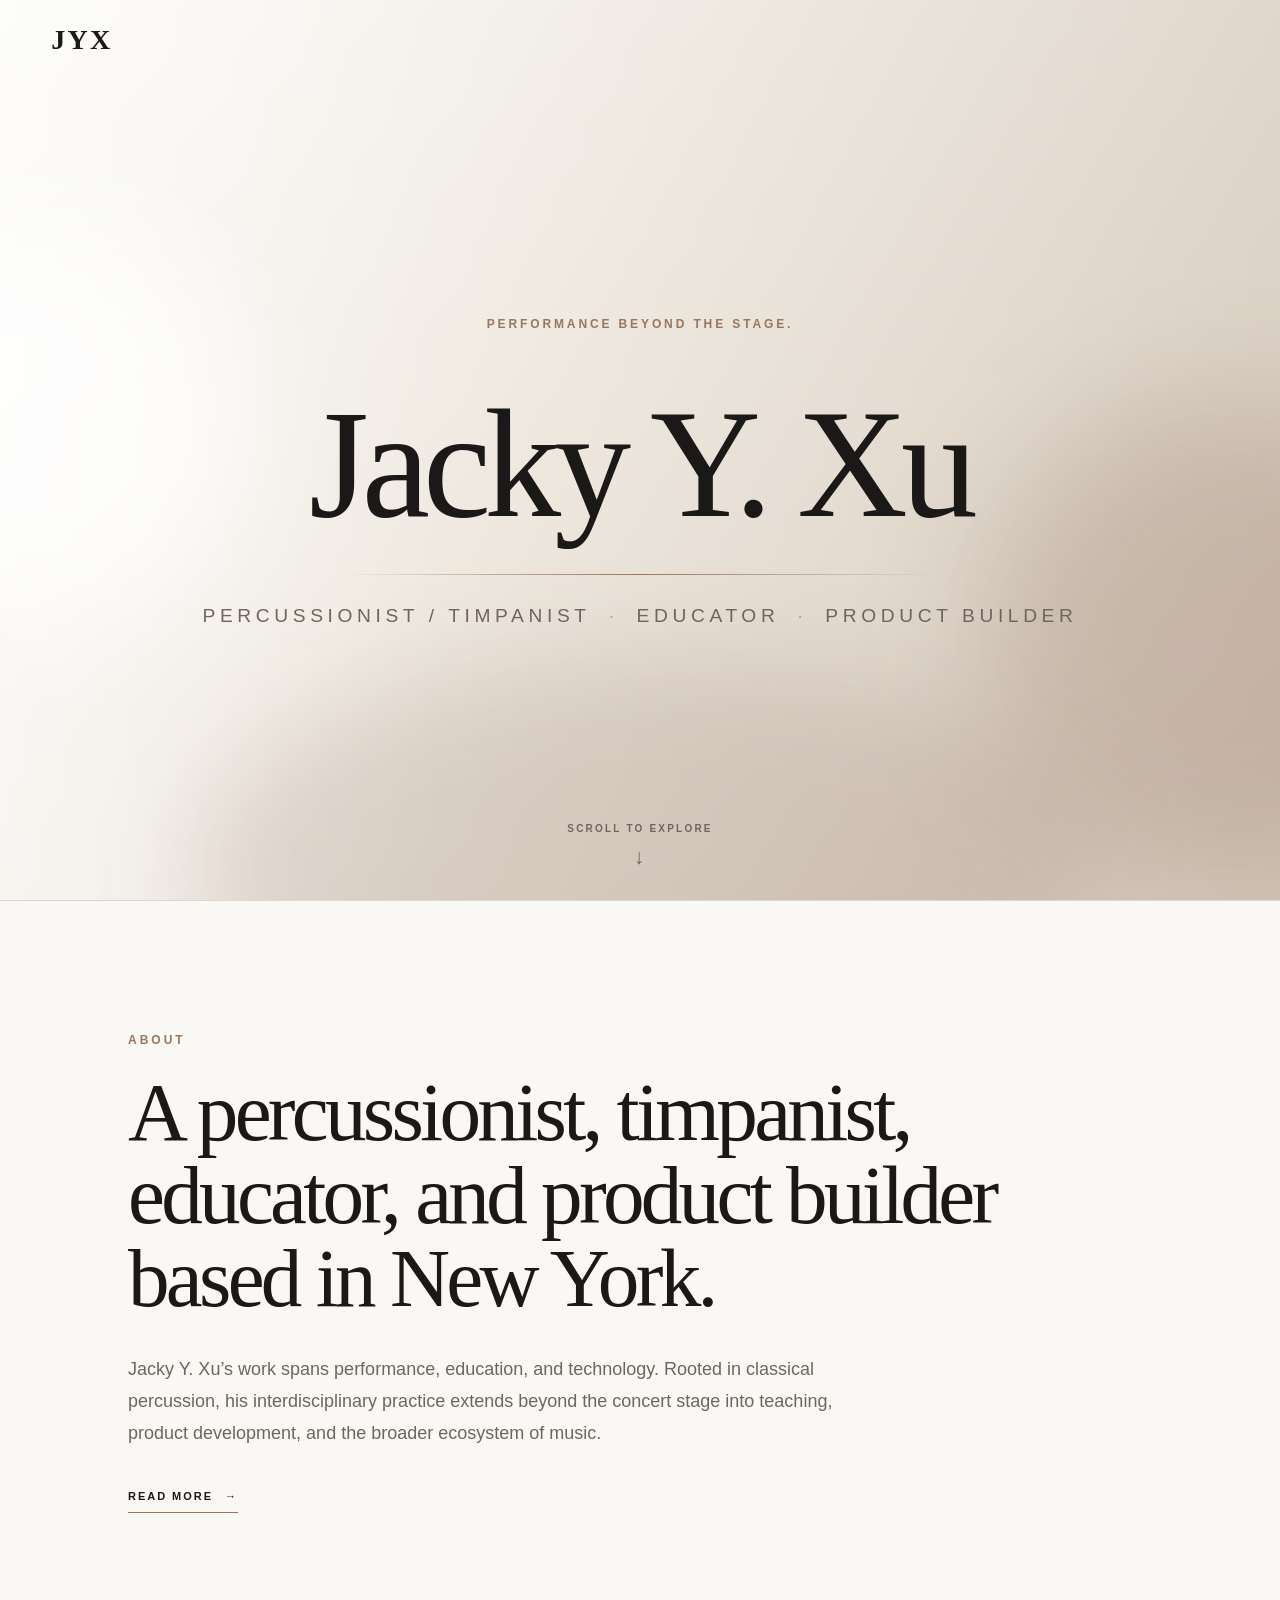
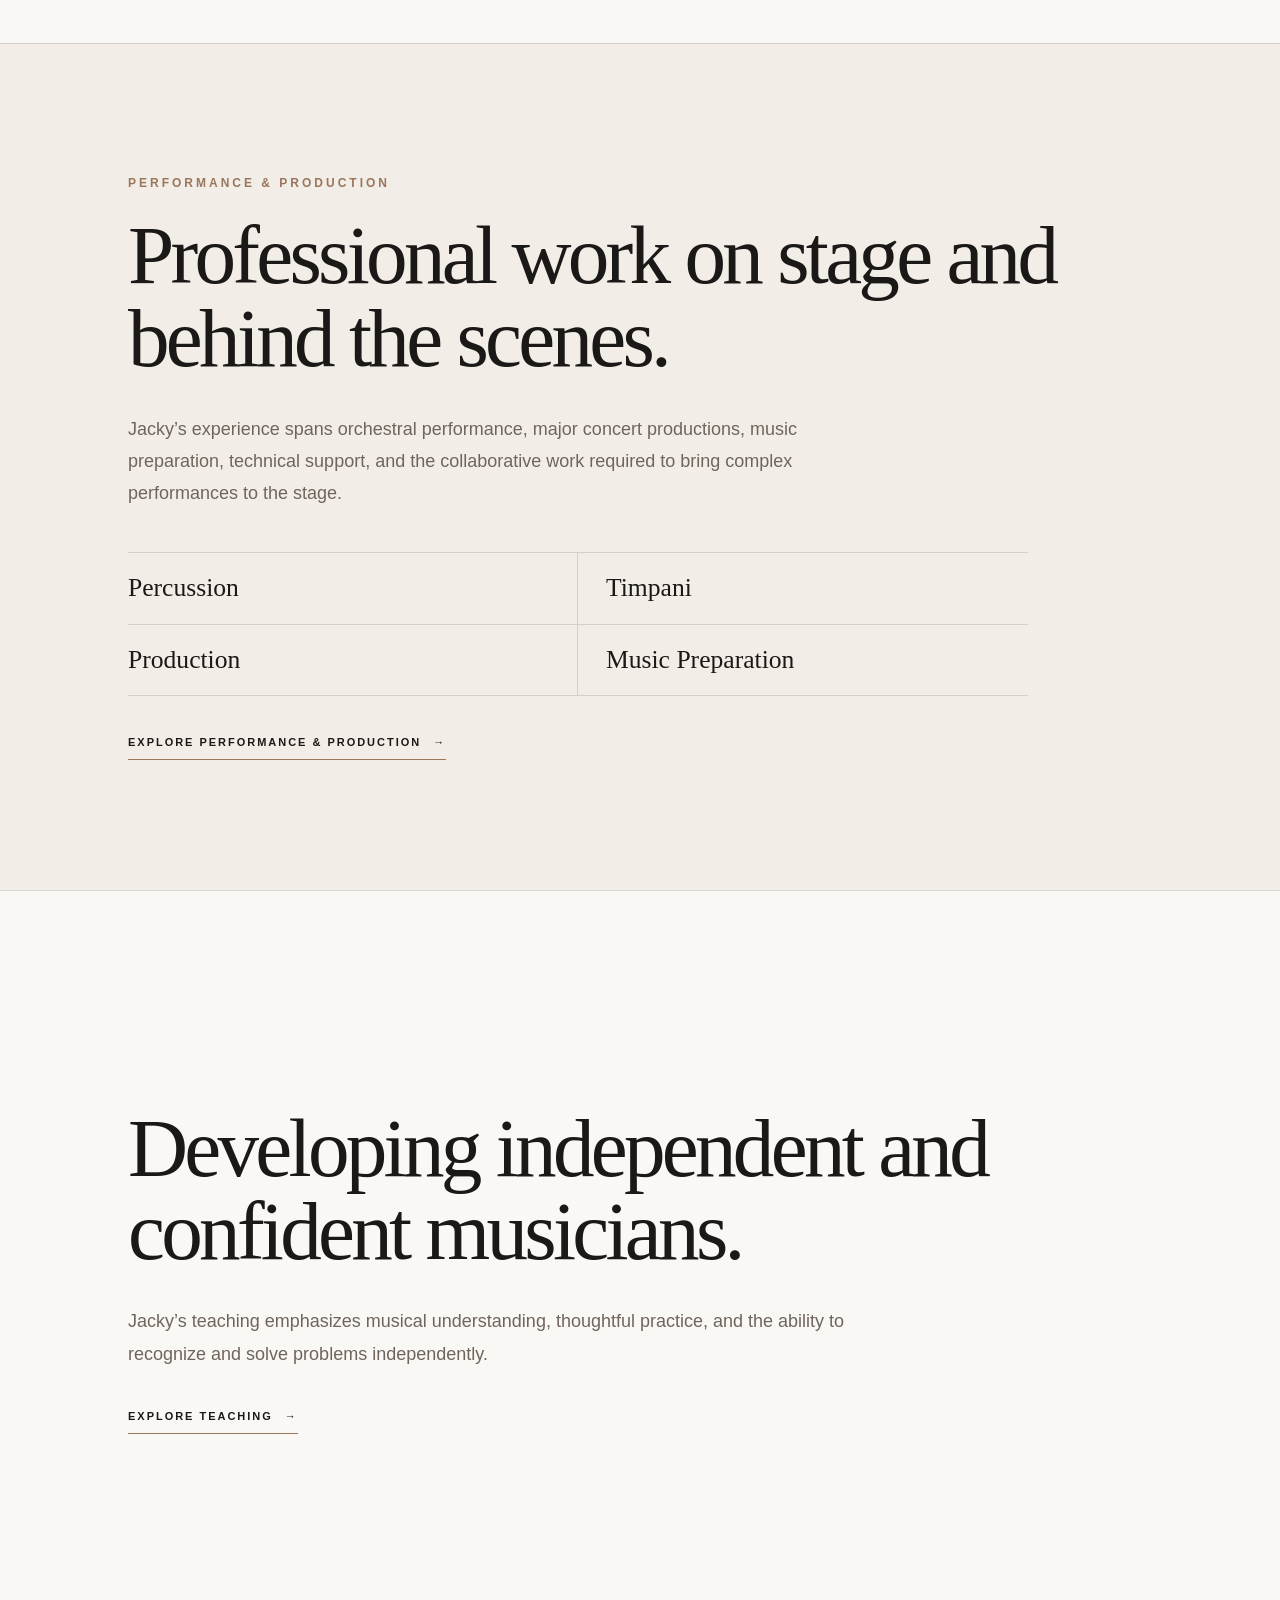
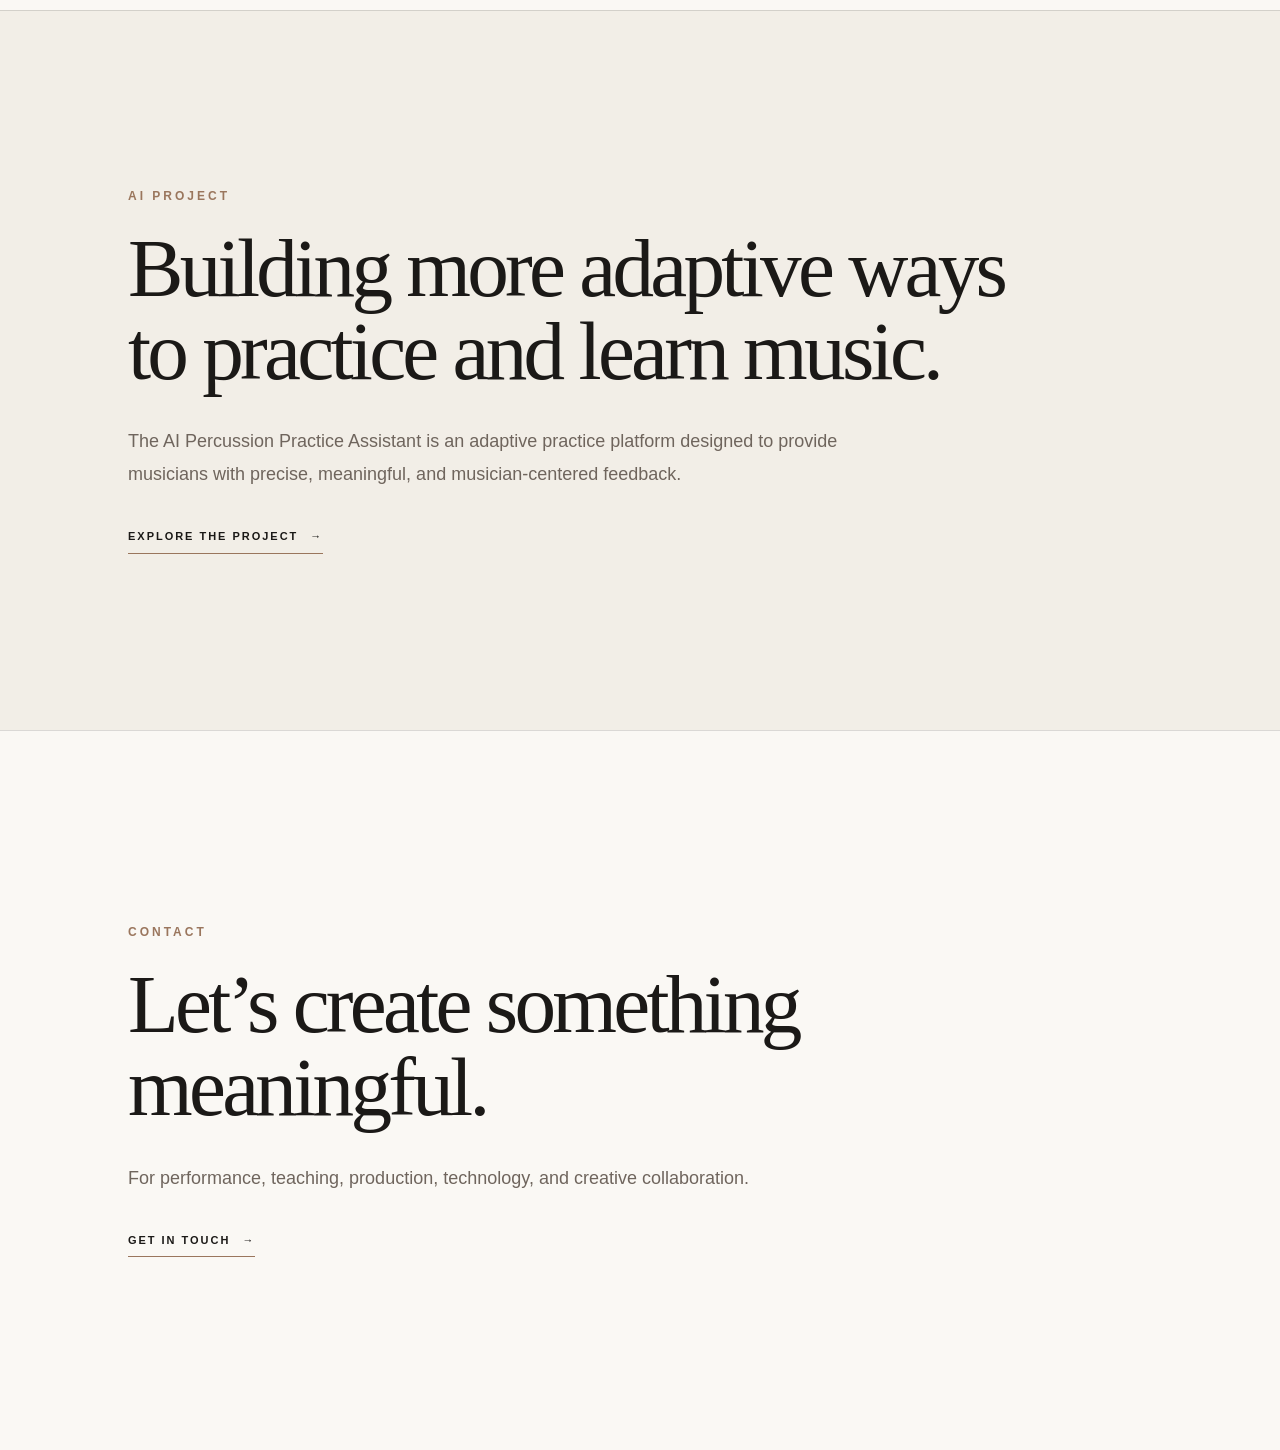
<file: index.html>
<!DOCTYPE html>
<html lang="en">

<head>
    <!-- Google tag (gtag.js) -->
<script async src="https://www.googletagmanager.com/gtag/js?id=G-LZW0ZGHKQL"></script>
<script>
  window.dataLayer = window.dataLayer || [];
  function gtag(){dataLayer.push(arguments);}
  gtag('js', new Date());

  gtag('config', 'G-LZW0ZGHKQL');
</script>
    <meta charset="UTF-8">

    <meta
        name="viewport"
        content="width=device-width, initial-scale=1.0"
    >

    <meta
        name="description"
        content="Jacky Y. Xu is a percussionist, timpanist, educator, and product builder based in New York."
    >

    <title>Jacky Y. Xu</title>

    <link rel="stylesheet" href="css/style.css"></head>

<body>

    <header class="site-header">
        <a
            class="logo"
            href="index.html"
            aria-label="Return to homepage"
        >
            JYX
        </a>
    </header>

    <main>

        <!-- ================= HOME ================= -->

        <section id="home" class="hero">

            <div class="background-glow background-glow-left"></div>
            <div class="background-glow background-glow-right"></div>

            <div class="hero-content">

                <p class="hero-eyebrow">
                    Performance Beyond the Stage.
                </p>

                <a
                    class="hero-name-link"
                    href="about.html"
                    aria-label="About Jacky Y. Xu"
                >
                    <h1 class="hero-name">
                        Jacky Y. Xu
                    </h1>
                </a>

                <div class="hero-divider"></div>

                <div class="hero-title hero-title-links">

    <a href="performance.html">
        Percussionist / Timpanist
    </a>

    <span aria-hidden="true">·</span>

    <a href="teaching.html">
        Educator
    </a>

    <span aria-hidden="true">·</span>

    <a href="ai.html">
        Product Builder
    </a>

</div>

            </div>

            <a
                class="scroll-indicator"
                href="#about"
                aria-label="Scroll to the About preview"
            >
                <span>Scroll to Explore</span>
                <span class="scroll-arrow">↓</span>
            </a>

        </section>

        <!-- ================= ABOUT PREVIEW ================= -->

        <section
            id="about"
            class="content-section preview-section"
        >

            <p class="section-label">
                About
            </p>

            <h2>
                A percussionist, timpanist, educator, and product builder based in New York.
            </h2>

            <p class="section-description preview-description">
                Jacky Y. Xu’s work spans performance, education, and technology.
                Rooted in classical percussion, his interdisciplinary practice
                extends beyond the concert stage into teaching, product
                development, and the broader ecosystem of music.
            </p>

            <a
                class="read-more-link"
                href="about.html"
            >
                Read More
                <span aria-hidden="true">→</span>
            </a>

        </section>

<!-- ================= PERFORMANCE PREVIEW ================= -->

<section
    id="performance"
    class="content-section preview-section performance-preview"
>

    <p class="section-label">
        Performance &amp; Production
    </p>

    <h2>
        Professional work on stage and behind the scenes.
    </h2>

    <p class="section-description preview-description">
        Jacky’s experience spans orchestral performance, major concert
        productions, music preparation, technical support, and the
        collaborative work required to bring complex performances
        to the stage.
    </p>

    <div class="preview-highlights">

        <span>Percussion</span>
        <span>Timpani</span>
        <span>Production</span>
        <span>Music Preparation</span>

    </div>

    <a
        class="read-more-link"
        href="performance.html"
    >
        Explore Performance &amp; Production
        <span aria-hidden="true">→</span>
    </a>

</section>

        <!-- ================= TEACHING PREVIEW ================= -->

        <section
            id="teaching"
            class="content-section preview-section"
        >

            <p class="section-label">
                Teaching
            </p>

            <h2>
                Developing independent and confident musicians.
            </h2>

            <p class="section-description preview-description">
                Jacky’s teaching emphasizes musical understanding, thoughtful
                practice, and the ability to recognize and solve problems
                independently.
            </p>

            <a
                class="read-more-link"
                href="teaching.html"
            >
                Explore Teaching
                <span aria-hidden="true">→</span>
            </a>

        </section>

        <!-- ================= AI PREVIEW ================= -->

        <section
            id="projects"
            class="content-section preview-section"
        >

            <p class="section-label">
                AI Project
            </p>

            <h2>
                Building more adaptive ways to practice and learn music.
            </h2>

            <p class="section-description preview-description">
                The AI Percussion Practice Assistant is an adaptive practice
                platform designed to provide musicians with precise,
                meaningful, and musician-centered feedback.
            </p>

            <a
                class="read-more-link"
                href="ai.html"
            >
                Explore the Project
                <span aria-hidden="true">→</span>
            </a>

        </section>

<!-- ================= CONTACT PREVIEW ================= -->

<section
    id="contact"
    class="content-section preview-section contact-preview"
>

    <p class="section-label">
        Contact
    </p>

    <h2>
        Let’s create something meaningful.
    </h2>

    <p class="section-description preview-description">
        For performance, teaching, production,
        technology, and creative collaboration.
    </p>

    <a
        class="read-more-link"
        href="contact.html"
    >
        Get in Touch
        <span aria-hidden="true">→</span>
    </a>

</section>

    </main>

    <script src="script.js"></script>

</body>

</html>
</file>
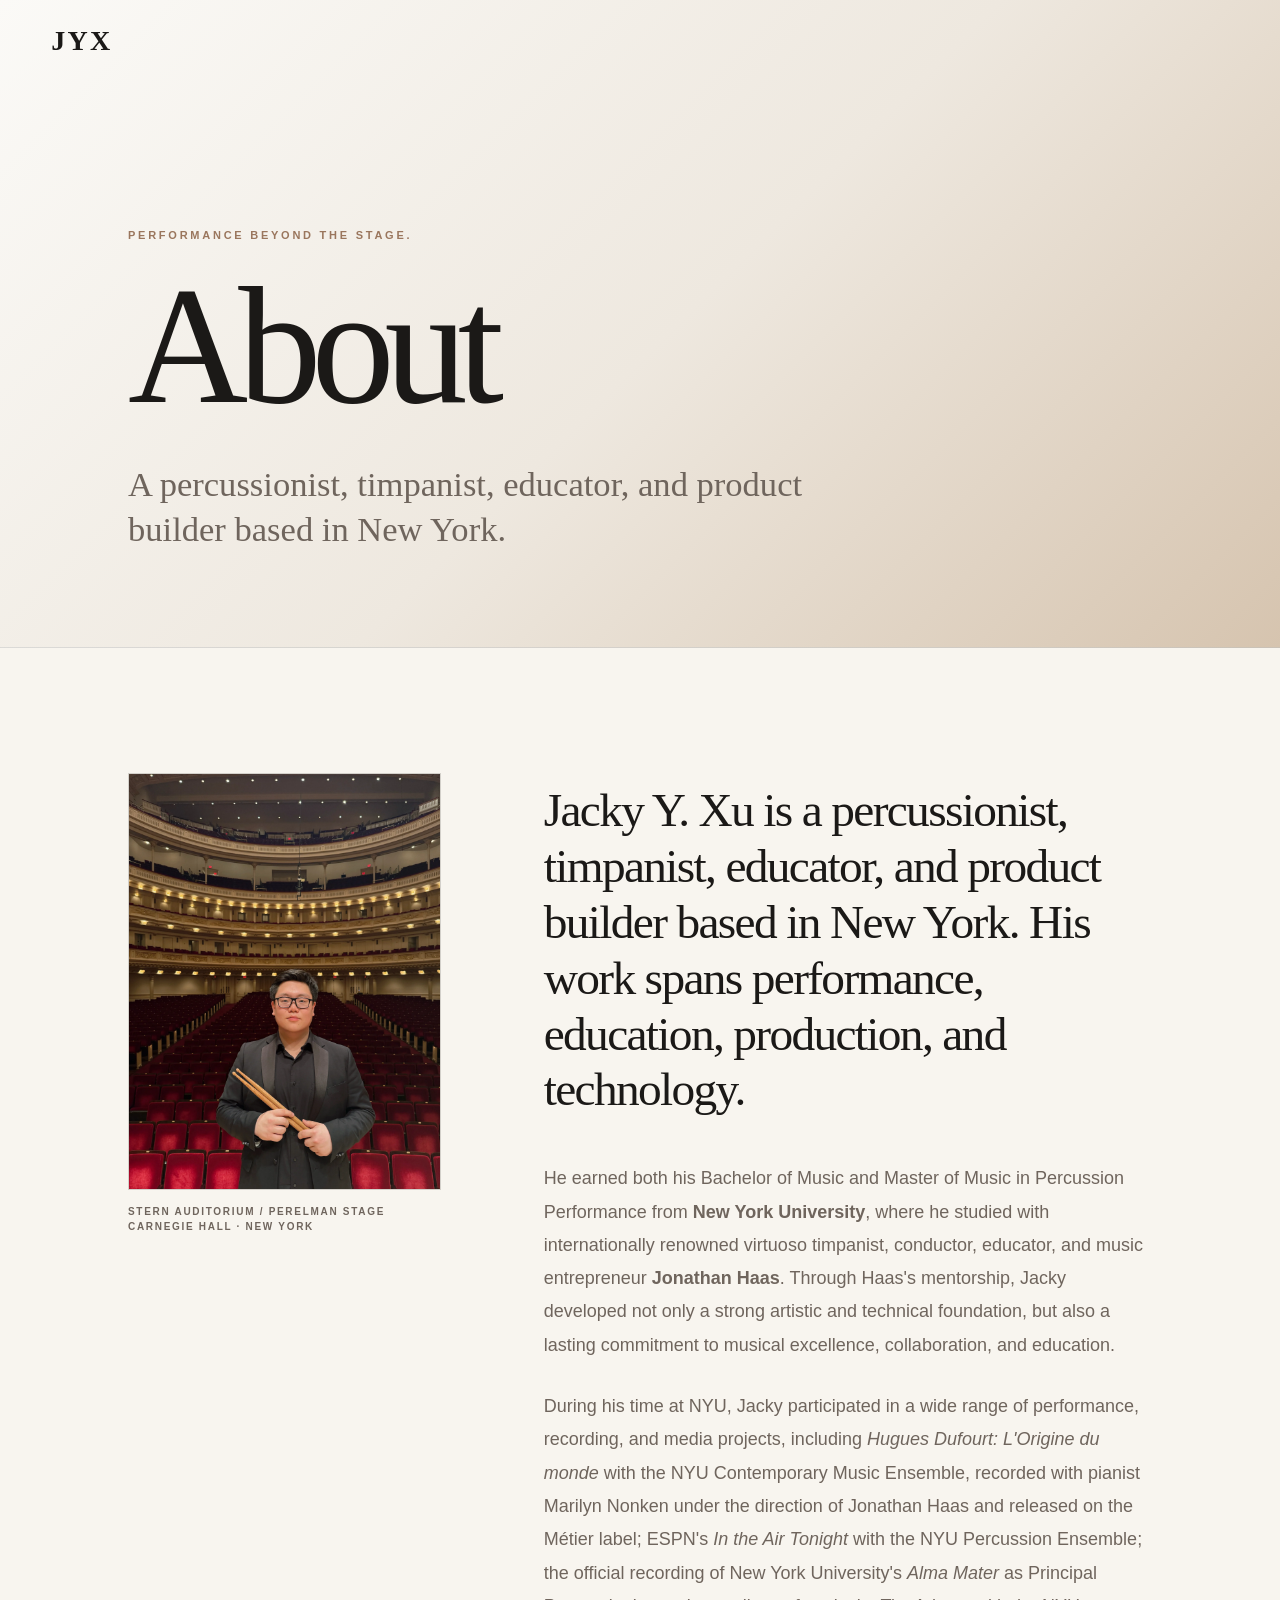
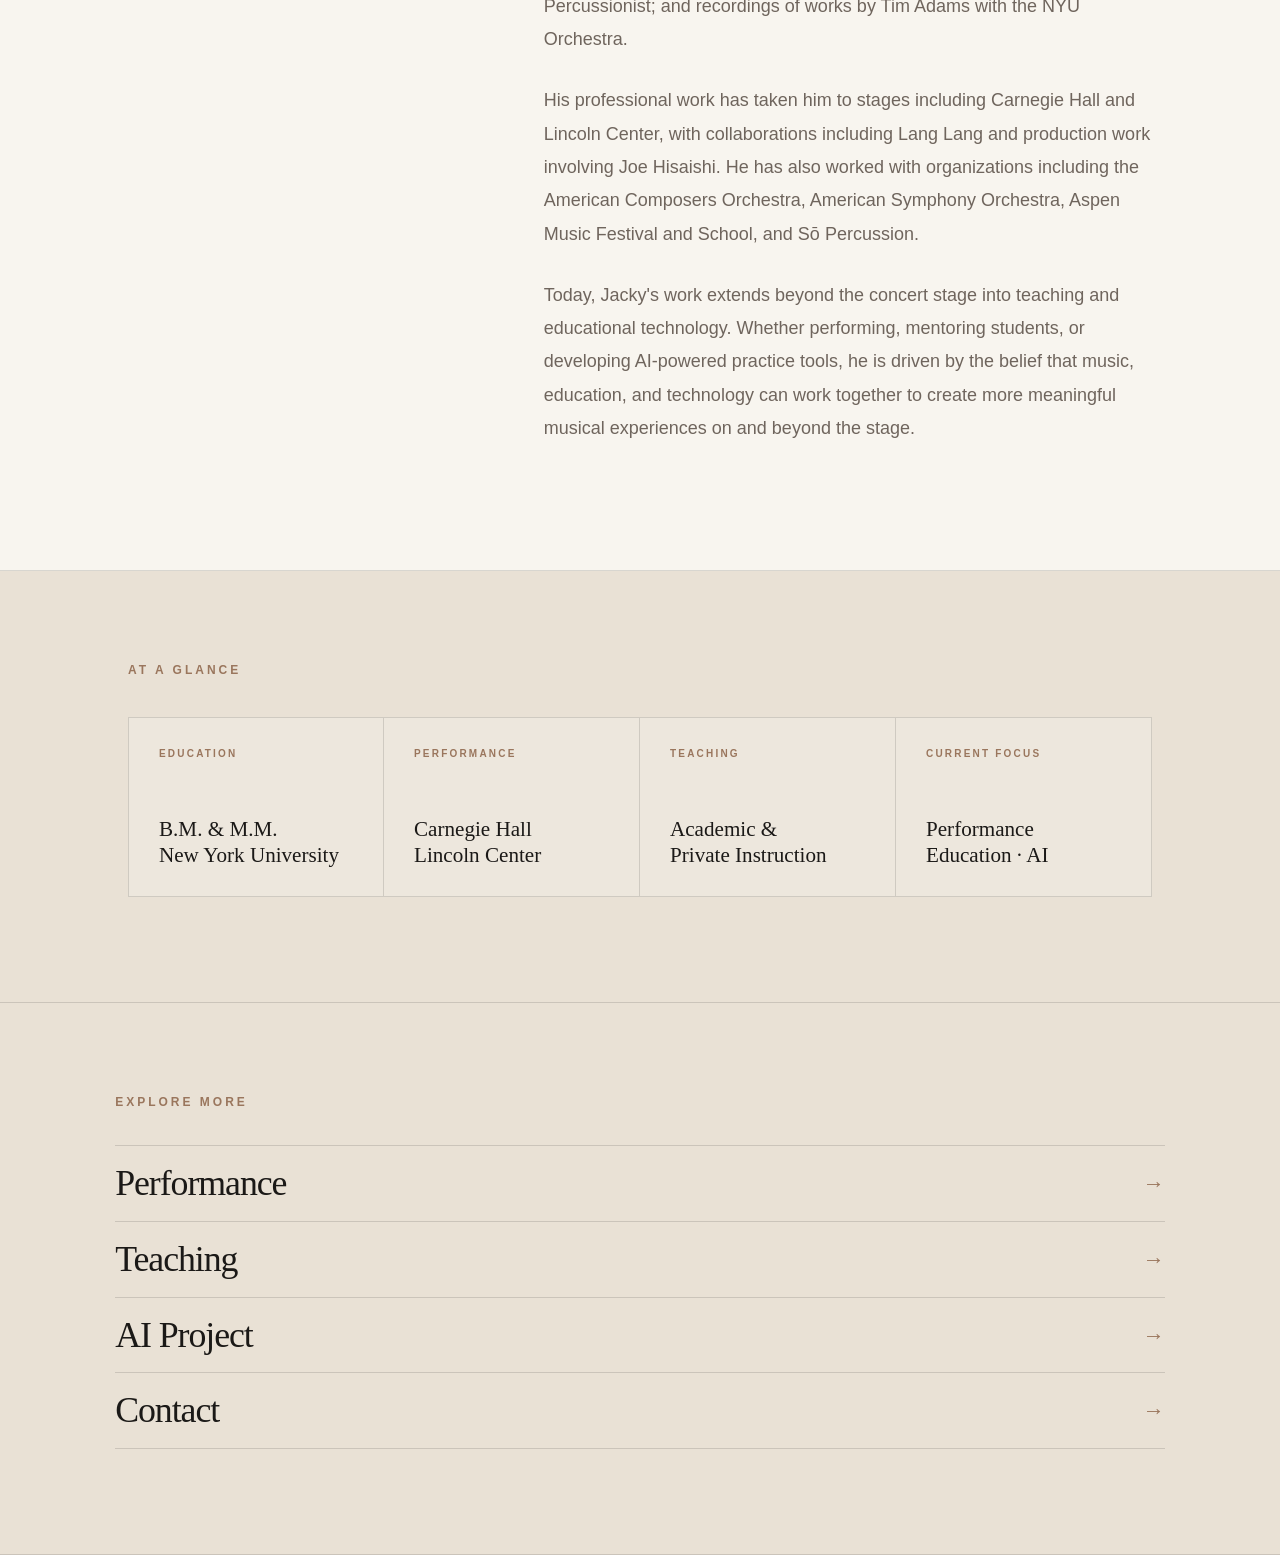
<file: about.html>
<!DOCTYPE html>
<html lang="en">

<head>
    <!-- Google tag (gtag.js) -->
<script async src="https://www.googletagmanager.com/gtag/js?id=G-LZW0ZGHKQL"></script>
<script>
  window.dataLayer = window.dataLayer || [];
  function gtag(){dataLayer.push(arguments);}
  gtag('js', new Date());

  gtag('config', 'G-LZW0ZGHKQL');
</script>
    <meta charset="UTF-8">

    <meta
        name="viewport"
        content="width=device-width, initial-scale=1.0"
    >

    <meta
        name="description"
        content="About Jacky Y. Xu, a percussionist, timpanist, educator, and product builder based in New York."
    >

<title>About | Jacky Y. Xu</title>

<link rel="stylesheet" href="css/style.css">
<link rel="stylesheet" href="css/about.css">
</head>

<body class="inner-page">

<header class="inner-header">

    <a
        class="logo"
        href="index.html"
        aria-label="Return to homepage"
    >
        JYX
    </a>

</header>

    <main>

        <!-- ================= PAGE INTRO ================= -->

        <section class="about-hero">

            <p class="about-hero-eyebrow">
                Performance Beyond the Stage.
            </p>

            <h1>
                About
            </h1>

            <p class="about-hero-introduction">
                A percussionist, timpanist, educator, and product builder
                based in New York.
            </p>

        </section>


        <!-- ================= PORTRAIT + BIO ================= -->

        <section class="about-story">

            <div class="about-portrait-column">

                <figure class="about-portrait-frame">
                    <img
                        src="assets/images/profile/about-portrait.webp"
                        alt="Portrait of Jacky Y. Xu"
                    >
                </figure>

                <p class="about-portrait-caption">
                Stern Auditorium / Perelman Stage<br>
                Carnegie Hall · New York
                </p>

            </div>

<article class="about-story-copy">

    <p class="about-lead">
        Jacky Y. Xu is a percussionist, timpanist, educator, and product builder
        based in New York. His work spans performance, education,
        production, and technology.
    </p>

    <p>
        He earned both his Bachelor of Music and Master of Music in
        Percussion Performance from <strong>New York University</strong>,
        where he studied with internationally renowned virtuoso timpanist,
        conductor, educator, and music entrepreneur
        <strong>Jonathan Haas</strong>. Through Haas's mentorship, Jacky
        developed not only a strong artistic and technical foundation,
        but also a lasting commitment to musical excellence,
        collaboration, and education.
    </p>

    <p>
        During his time at NYU, Jacky participated in a wide range of
        performance, recording, and media projects, including
        <em>Hugues Dufourt: L'Origine du monde</em> with the NYU Contemporary
        Music Ensemble, recorded with pianist Marilyn Nonken under the
        direction of Jonathan Haas and released on the Métier label;
        ESPN's <em>In the Air Tonight</em> with the NYU Percussion Ensemble;
        the official recording of New York University's
        <em>Alma Mater</em> as Principal Percussionist; and recordings
        of works by Tim Adams with the NYU Orchestra.
    </p>

    <p>
        His professional work has taken him to stages including
        Carnegie Hall and Lincoln Center, with collaborations
        including Lang Lang and production work involving Joe Hisaishi.
        He has also worked with organizations including
        the American Composers Orchestra, American Symphony Orchestra,
        Aspen Music Festival and School, and Sō Percussion.
    </p>

    <p>
        Today, Jacky's work extends beyond the concert stage into
        teaching and educational technology. Whether performing,
        mentoring students, or developing AI-powered practice tools,
        he is driven by the belief that music, education, and
        technology can work together to create more meaningful
        musical experiences on and beyond the stage.
    </p>

</article>
</section>


<!-- ================= QUICK FACTS ================= -->

<section class="about-facts">

    <p class="section-label">
        At a Glance
    </p>

    <div class="about-facts-grid">

        <article class="about-fact">

            <span class="about-fact-label">
                Education
            </span>

            <p class="about-fact-value">
                B.M. &amp; M.M.<br>
                New York University
            </p>

        </article>


        <article class="about-fact">

            <span class="about-fact-label">
                Performance
            </span>

            <p class="about-fact-value">
                Carnegie Hall<br>
                Lincoln Center
            </p>

        </article>


        <article class="about-fact">

            <span class="about-fact-label">
                Teaching
            </span>

            <p class="about-fact-value">
                Academic &amp;<br>
                Private Instruction
            </p>

        </article>


        <article class="about-fact">

            <span class="about-fact-label">
                Current Focus
            </span>

            <p class="about-fact-value">
            Performance<br>
            Education · AI
            </p>

        </article>

    </div>

</section>


 <!-- ================= EXPLORE MORE ================= -->

<section class="next-page">

    <p class="section-label">
        Explore More
    </p>

    <a href="performance.html">

        <span>
            Performance
        </span>

        <span aria-hidden="true">
            →
        </span>

    </a>

    <a href="teaching.html">

        <span>
            Teaching
        </span>

        <span aria-hidden="true">
            →
        </span>

    </a>

    <a href="ai.html">

        <span>
            AI Project
        </span>

        <span aria-hidden="true">
            →
        </span>

    </a>

    <a href="contact.html">

        <span>
            Contact
        </span>

        <span aria-hidden="true">
            →
        </span>

    </a>

</section>

    </main>

    <script src="script.js"></script>

</body>

</html>
</file>
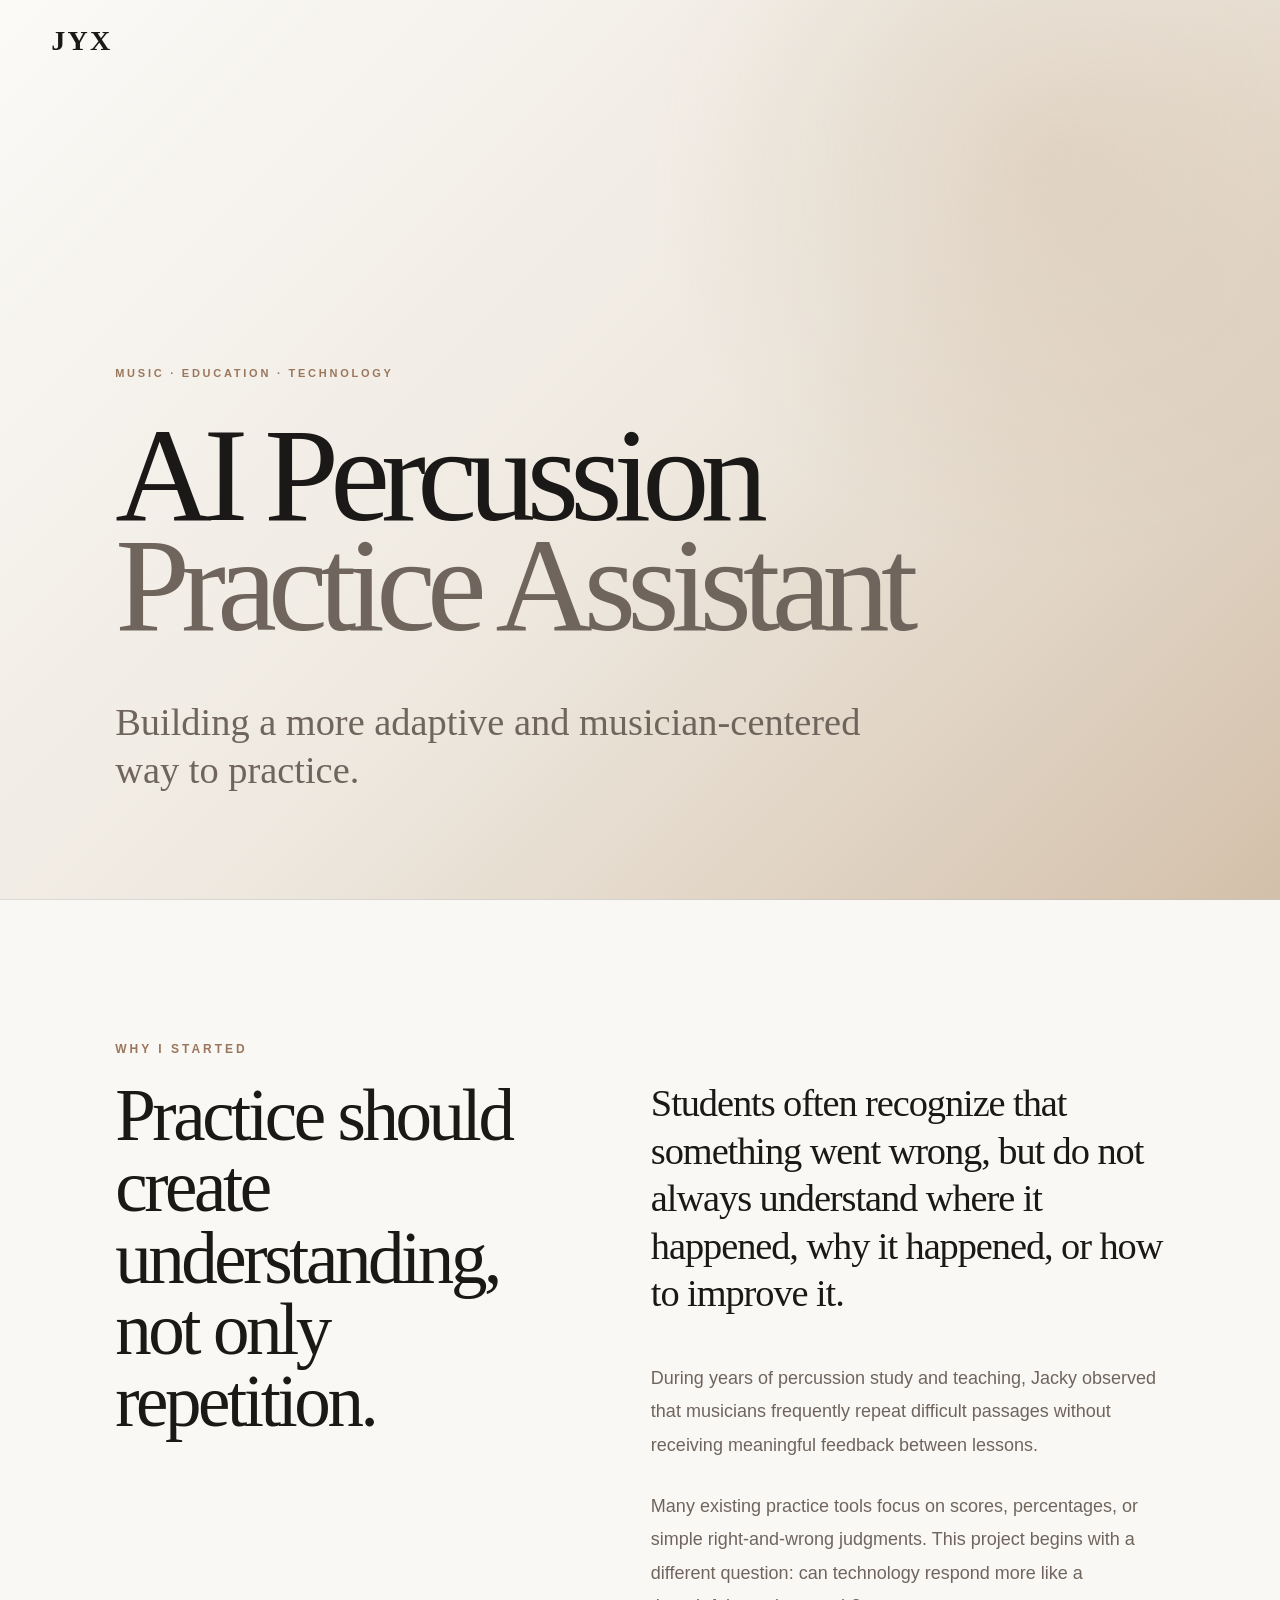
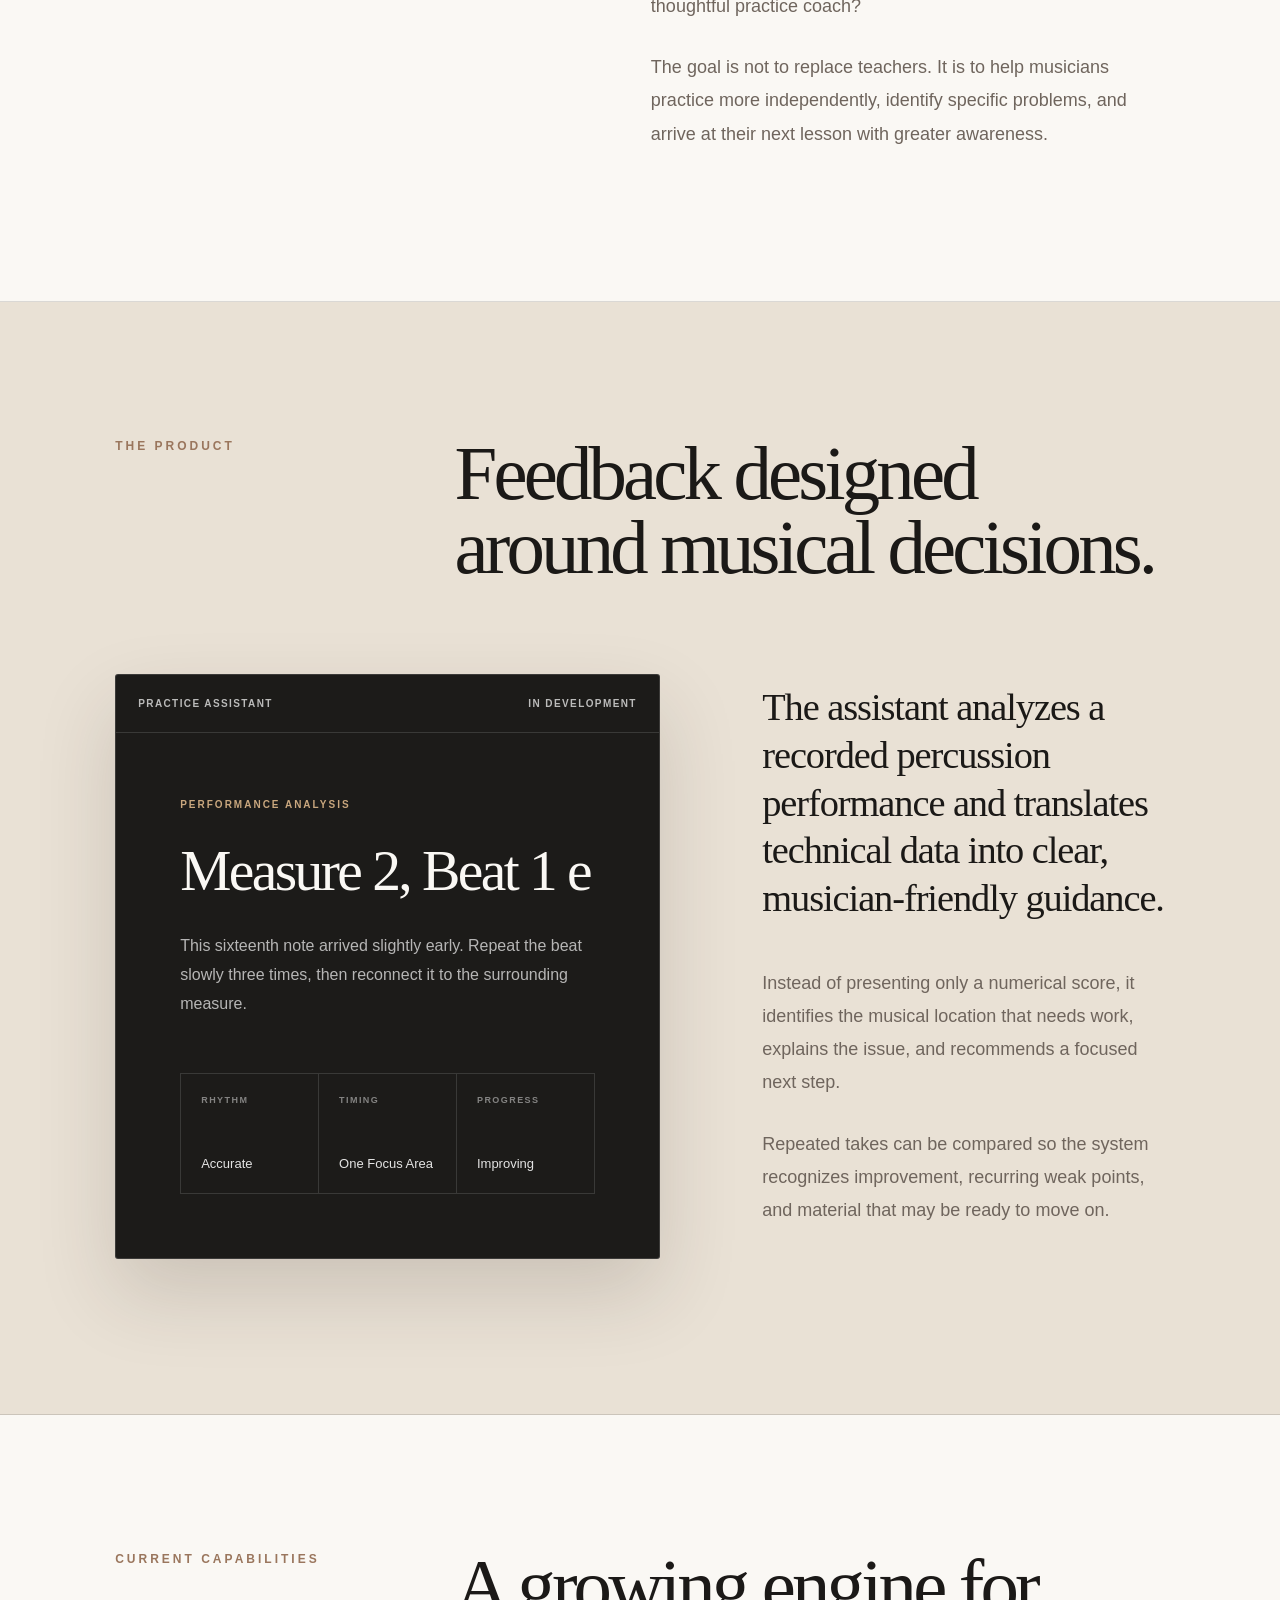
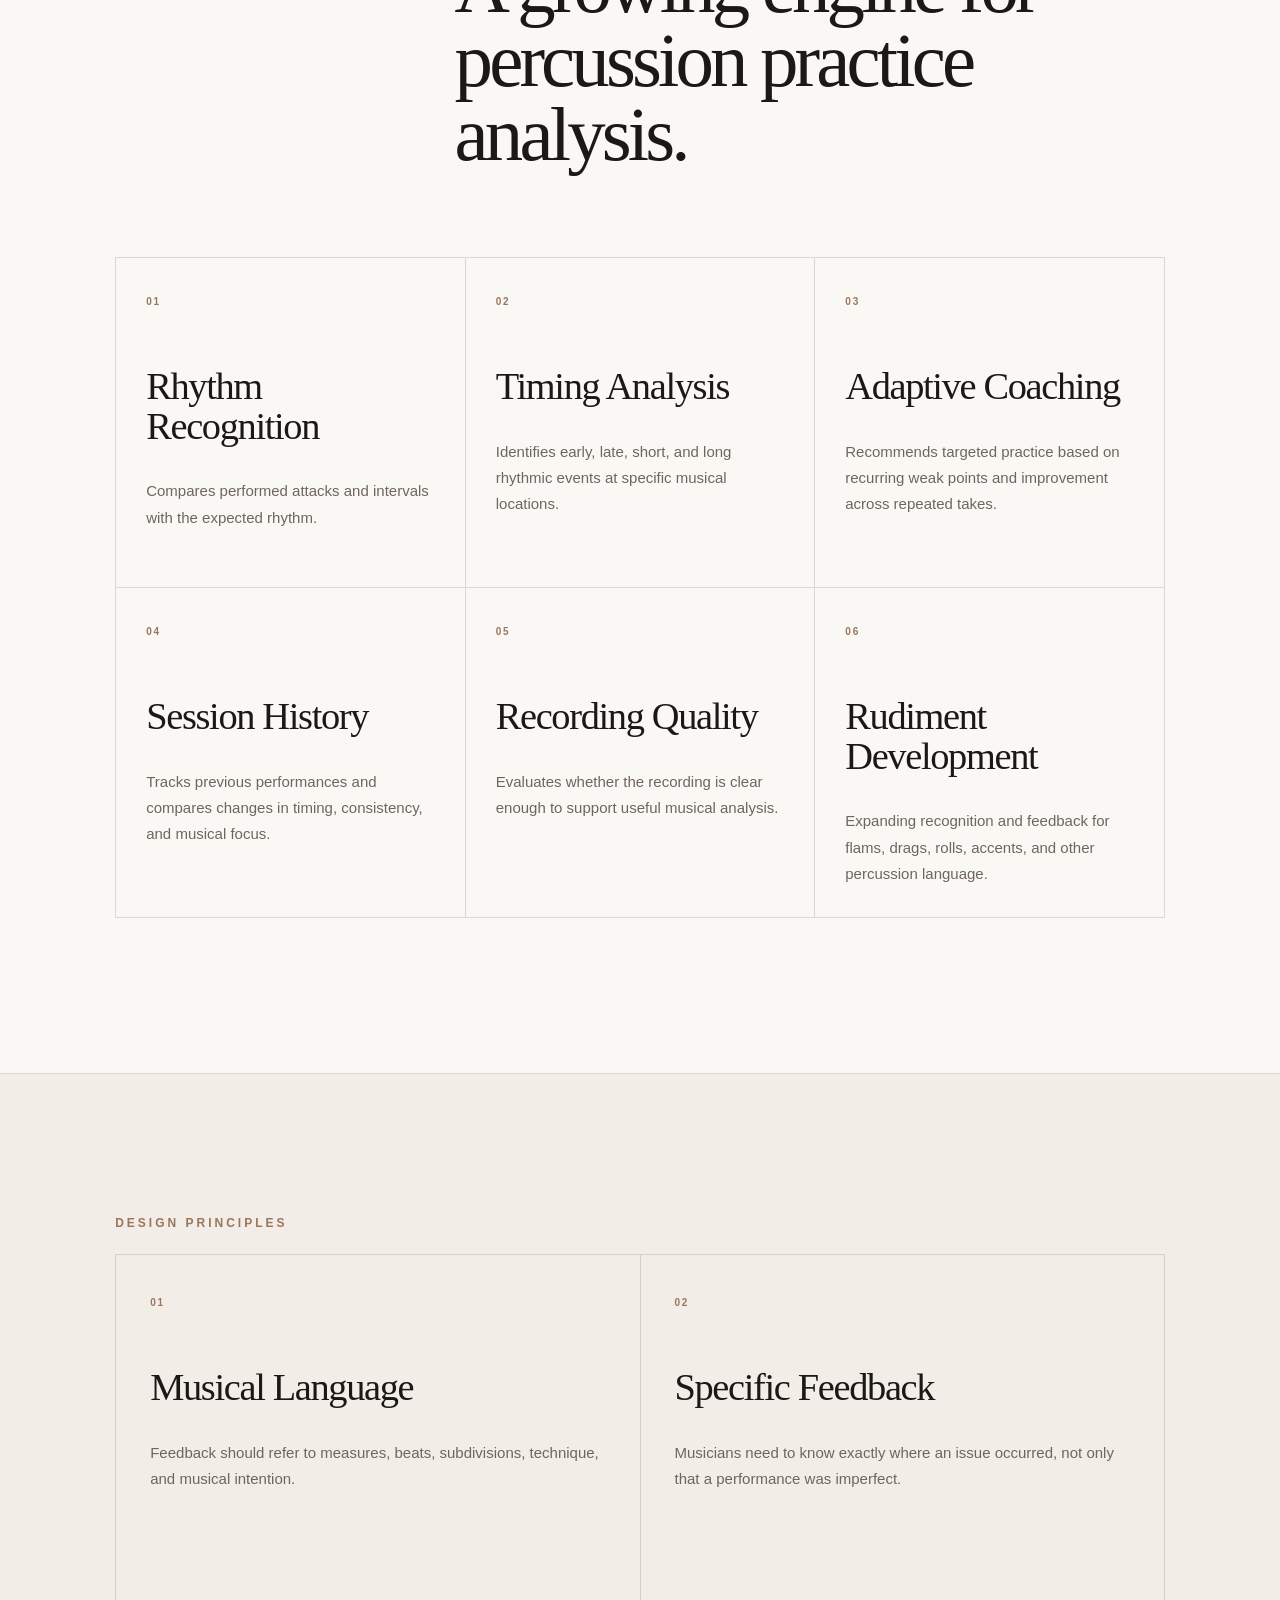
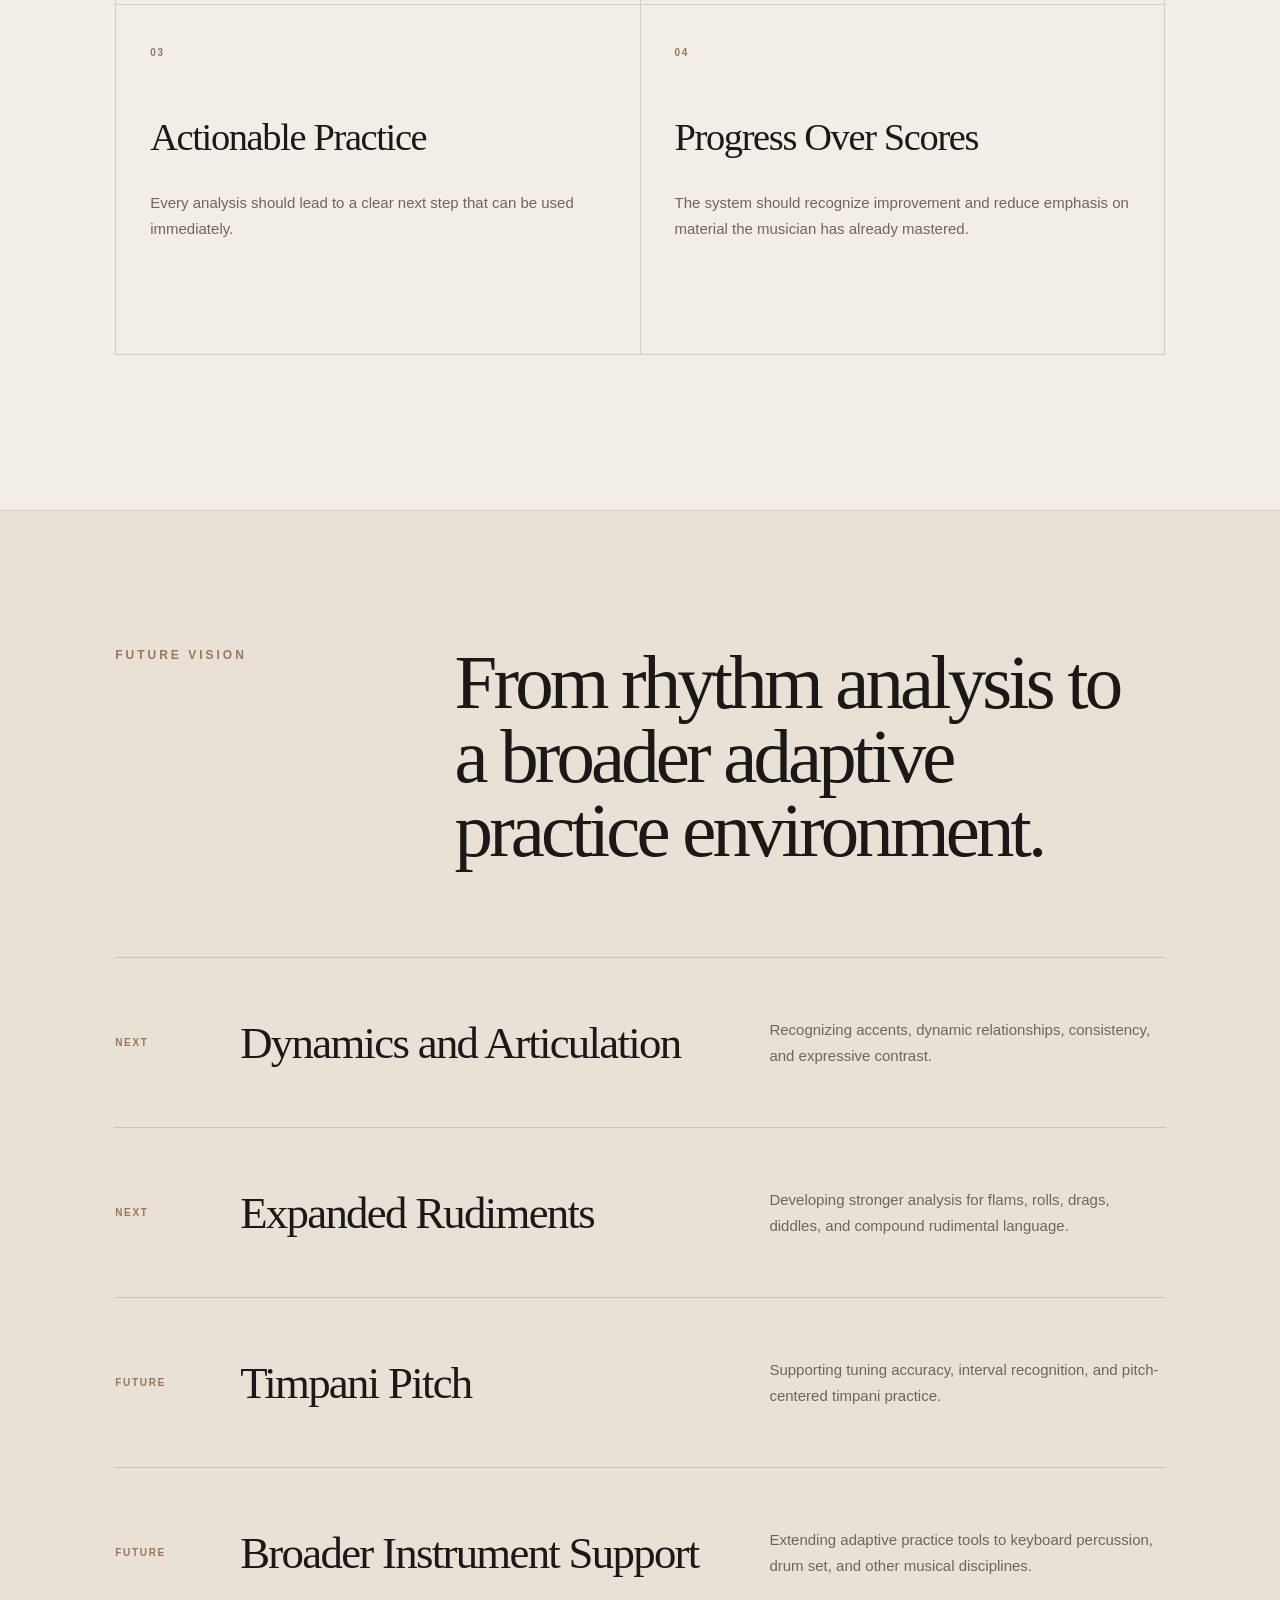
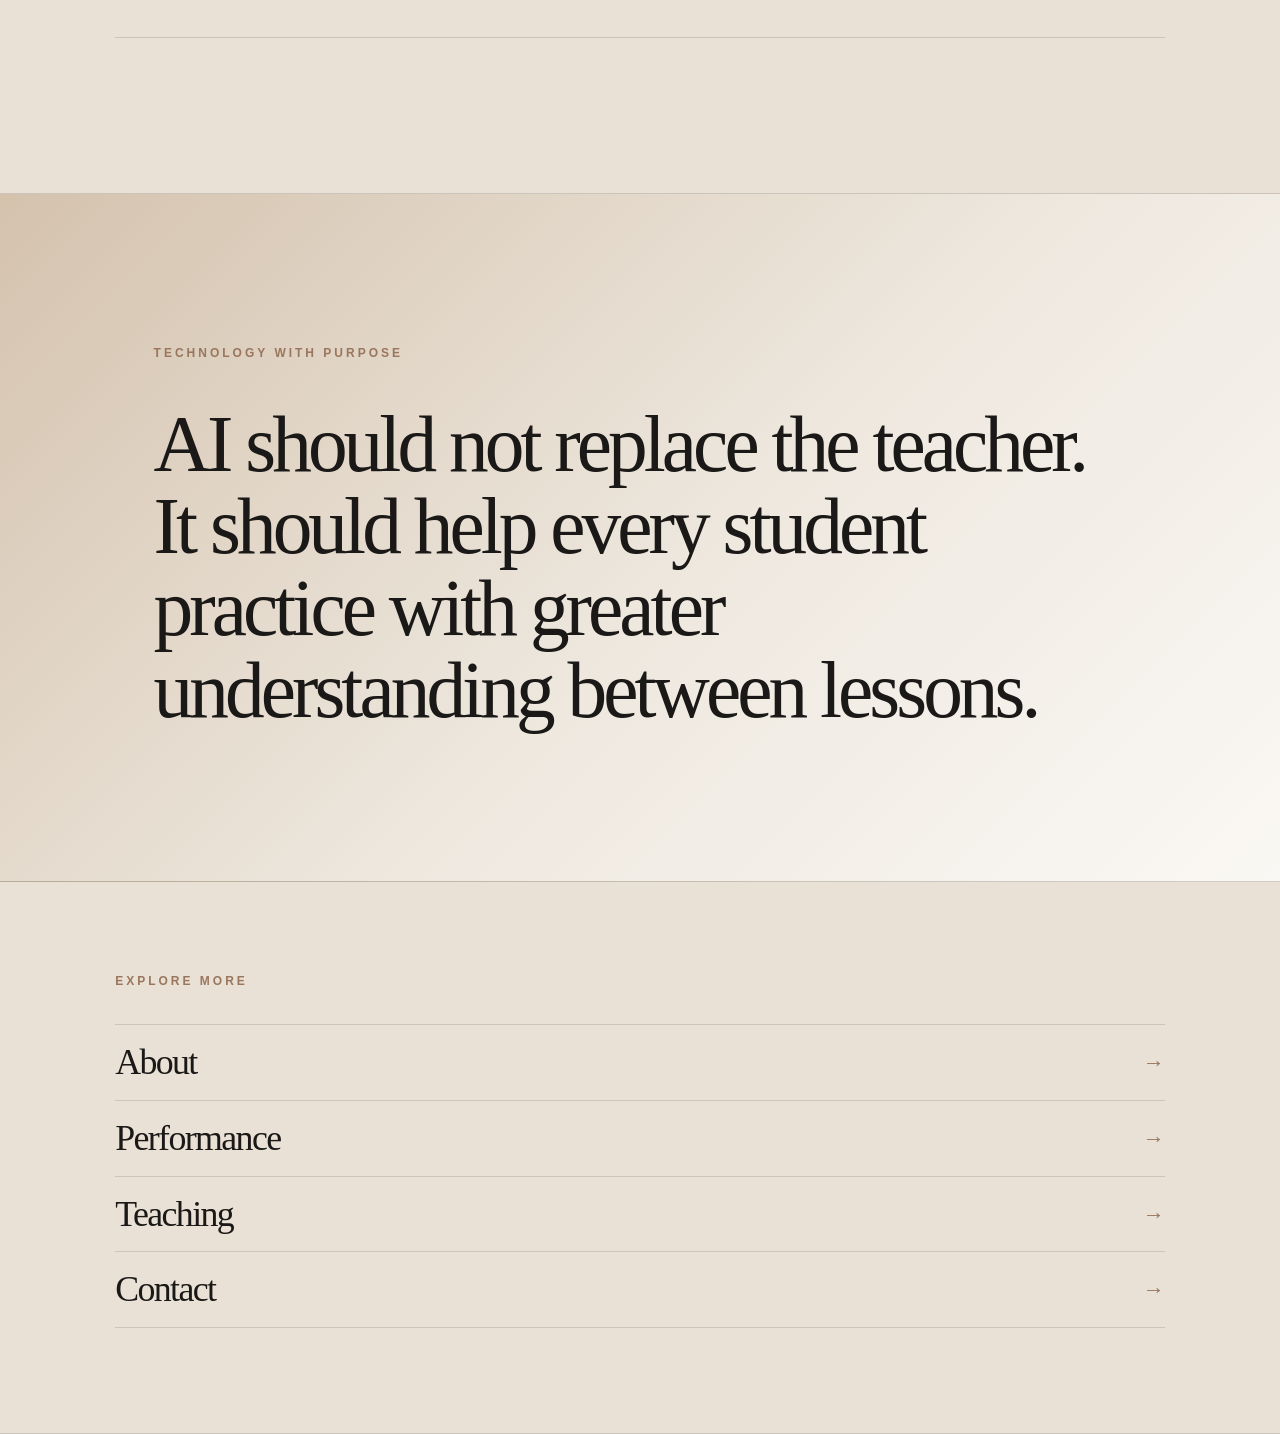
<file: ai.html>
<!DOCTYPE html>
<html lang="en">

<head>
    <!-- Google tag (gtag.js) -->
<script async src="https://www.googletagmanager.com/gtag/js?id=G-LZW0ZGHKQL"></script>
<script>
  window.dataLayer = window.dataLayer || [];
  function gtag(){dataLayer.push(arguments);}
  gtag('js', new Date());

  gtag('config', 'G-LZW0ZGHKQL');
</script>
    <meta charset="UTF-8">

    <meta
        name="viewport"
        content="width=device-width, initial-scale=1.0"
    >

    <meta
        name="description"
        content="Jacky Y. Xu's AI Percussion Practice Assistant, an adaptive practice tool designed to provide musician-centered feedback."
    >

    <title>AI Project | Jacky Y. Xu</title>

    <link rel="stylesheet" href="css/style.css">
    <link rel="stylesheet" href="css/ai.css">
</head>

<body class="ai-page">

<header class="inner-header">

    <a
        class="logo"
        href="index.html"
        aria-label="Return to homepage"
    >
        JYX
    </a>

</header>

    <main>

        <!-- ================= HERO ================= -->

        <section class="ai-hero">

            <p class="ai-eyebrow">
                Music · Education · Technology
            </p>

            <h1>
                AI Percussion
                <span>Practice Assistant</span>
            </h1>

            <p class="ai-hero-copy">
                Building a more adaptive and musician-centered
                way to practice.
            </p>

        </section>


        <!-- ================= WHY ================= -->

        <section class="ai-why">

            <p class="section-label">
                Why I Started
            </p>

            <div class="ai-why-grid">

                <h2>
                    Practice should create understanding,
                    not only repetition.
                </h2>

                <div class="ai-why-copy">

                    <p class="ai-lead">
                        Students often recognize that something went wrong,
                        but do not always understand where it happened,
                        why it happened, or how to improve it.
                    </p>

                    <p>
                        During years of percussion study and teaching,
                        Jacky observed that musicians frequently repeat
                        difficult passages without receiving meaningful
                        feedback between lessons.
                    </p>

                    <p>
                        Many existing practice tools focus on scores,
                        percentages, or simple right-and-wrong judgments.
                        This project begins with a different question:
                        can technology respond more like a thoughtful
                        practice coach?
                    </p>

                    <p>
                        The goal is not to replace teachers. It is to help
                        musicians practice more independently, identify
                        specific problems, and arrive at their next lesson
                        with greater awareness.
                    </p>

                </div>

            </div>

        </section>


        <!-- ================= PRODUCT ================= -->

        <section class="ai-product">

            <div class="ai-product-heading">

                <p class="section-label">
                    The Product
                </p>

                <h2>
                    Feedback designed around musical decisions.
                </h2>

            </div>

            <div class="ai-product-grid">

                <div class="ai-interface">

                    <div class="ai-interface-header">

                        <span>
                            Practice Assistant
                        </span>

                        <span>
                            In Development
                        </span>

                    </div>

                    <div class="ai-interface-body">

                        <p class="interface-label">
                            Performance Analysis
                        </p>

                        <h3>
                            Measure 2, Beat 1 e
                        </h3>

                        <p class="interface-result">
                            This sixteenth note arrived slightly early.
                            Repeat the beat slowly three times, then reconnect
                            it to the surrounding measure.
                        </p>

                        <div class="interface-metrics">

                            <div>
                                <span>Rhythm</span>
                                <strong>Accurate</strong>
                            </div>

                            <div>
                                <span>Timing</span>
                                <strong>One Focus Area</strong>
                            </div>

                            <div>
                                <span>Progress</span>
                                <strong>Improving</strong>
                            </div>

                        </div>

                    </div>

                </div>


                <div class="ai-product-copy">

                    <p class="ai-product-lead">
                        The assistant analyzes a recorded percussion
                        performance and translates technical data into
                        clear, musician-friendly guidance.
                    </p>

                    <p>
                        Instead of presenting only a numerical score,
                        it identifies the musical location that needs work,
                        explains the issue, and recommends a focused next step.
                    </p>

                    <p>
                        Repeated takes can be compared so the system recognizes
                        improvement, recurring weak points, and material that
                        may be ready to move on.
                    </p>

                </div>

            </div>

        </section>


        <!-- ================= CURRENT CAPABILITIES ================= -->

        <section class="ai-capabilities">

            <div class="ai-capabilities-heading">

                <p class="section-label">
                    Current Capabilities
                </p>

                <h2>
                    A growing engine for percussion practice analysis.
                </h2>

            </div>

            <div class="capabilities-grid">

                <article class="capability-card">

                    <span class="capability-number">
                        01
                    </span>

                    <h3>
                        Rhythm Recognition
                    </h3>

                    <p>
                        Compares performed attacks and intervals with
                        the expected rhythm.
                    </p>

                </article>


                <article class="capability-card">

                    <span class="capability-number">
                        02
                    </span>

                    <h3>
                        Timing Analysis
                    </h3>

                    <p>
                        Identifies early, late, short, and long rhythmic
                        events at specific musical locations.
                    </p>

                </article>


                <article class="capability-card">

                    <span class="capability-number">
                        03
                    </span>

                    <h3>
                        Adaptive Coaching
                    </h3>

                    <p>
                        Recommends targeted practice based on recurring
                        weak points and improvement across repeated takes.
                    </p>

                </article>


                <article class="capability-card">

                    <span class="capability-number">
                        04
                    </span>

                    <h3>
                        Session History
                    </h3>

                    <p>
                        Tracks previous performances and compares changes
                        in timing, consistency, and musical focus.
                    </p>

                </article>


                <article class="capability-card">

                    <span class="capability-number">
                        05
                    </span>

                    <h3>
                        Recording Quality
                    </h3>

                    <p>
                        Evaluates whether the recording is clear enough
                        to support useful musical analysis.
                    </p>

                </article>


                <article class="capability-card">

                    <span class="capability-number">
                        06
                    </span>

                    <h3>
                        Rudiment Development
                    </h3>

                    <p>
                        Expanding recognition and feedback for flams,
                        drags, rolls, accents, and other percussion language.
                    </p>

                </article>

            </div>

        </section>


        <!-- ================= DESIGN PRINCIPLES ================= -->

        <section class="ai-principles">

            <p class="section-label">
                Design Principles
            </p>

            <div class="principles-grid">

                <article class="principle">

                    <span>
                        01
                    </span>

                    <h3>
                        Musical Language
                    </h3>

                    <p>
                        Feedback should refer to measures, beats,
                        subdivisions, technique, and musical intention.
                    </p>

                </article>


                <article class="principle">

                    <span>
                        02
                    </span>

                    <h3>
                        Specific Feedback
                    </h3>

                    <p>
                        Musicians need to know exactly where an issue occurred,
                        not only that a performance was imperfect.
                    </p>

                </article>


                <article class="principle">

                    <span>
                        03
                    </span>

                    <h3>
                        Actionable Practice
                    </h3>

                    <p>
                        Every analysis should lead to a clear next step
                        that can be used immediately.
                    </p>

                </article>


                <article class="principle">

                    <span>
                        04
                    </span>

                    <h3>
                        Progress Over Scores
                    </h3>

                    <p>
                        The system should recognize improvement and reduce
                        emphasis on material the musician has already mastered.
                    </p>

                </article>

            </div>

        </section>


        <!-- ================= ROADMAP ================= -->

        <section class="ai-roadmap">

            <div class="ai-roadmap-heading">

                <p class="section-label">
                    Future Vision
                </p>

                <h2>
                    From rhythm analysis to a broader adaptive
                    practice environment.
                </h2>

            </div>

            <div class="roadmap-list">

                <article class="roadmap-item">

                    <span class="roadmap-stage">
                        Next
                    </span>

                    <h3>
                        Dynamics and Articulation
                    </h3>

                    <p>
                        Recognizing accents, dynamic relationships,
                        consistency, and expressive contrast.
                    </p>

                </article>


                <article class="roadmap-item">

                    <span class="roadmap-stage">
                        Next
                    </span>

                    <h3>
                        Expanded Rudiments
                    </h3>

                    <p>
                        Developing stronger analysis for flams, rolls,
                        drags, diddles, and compound rudimental language.
                    </p>

                </article>


                <article class="roadmap-item">

                    <span class="roadmap-stage">
                        Future
                    </span>

                    <h3>
                        Timpani Pitch
                    </h3>

                    <p>
                        Supporting tuning accuracy, interval recognition,
                        and pitch-centered timpani practice.
                    </p>

                </article>


                <article class="roadmap-item">

                    <span class="roadmap-stage">
                        Future
                    </span>

                    <h3>
                        Broader Instrument Support
                    </h3>

                    <p>
                        Extending adaptive practice tools to keyboard
                        percussion, drum set, and other musical disciplines.
                    </p>

                </article>

            </div>

        </section>


        <!-- ================= CLOSING ================= -->

        <section class="ai-closing">

            <p class="section-label">
                Technology With Purpose
            </p>

            <blockquote>
                AI should not replace the teacher.
                It should help every student practice with greater
                understanding between lessons.
            </blockquote>

        </section>


<!-- ================= NEXT PAGE ================= -->

<section class="next-page">

<p class="section-label">
    Explore More
</p>

    <a href="about.html">

        <span>
            About
        </span>

        <span aria-hidden="true">
            →
        </span>

    </a>

    <a href="performance.html">

        <span>
            Performance
        </span>

        <span aria-hidden="true">
            →
        </span>

    </a>

    <a href="teaching.html">

        <span>
            Teaching
        </span>

        <span aria-hidden="true">
            →
        </span>

    </a>

    <a href="contact.html">

        <span>
            Contact
        </span>

        <span aria-hidden="true">
            →
        </span>

    </a>

</section>

    </main>

    <script src="script.js"></script>

</body>

</html>
</file>
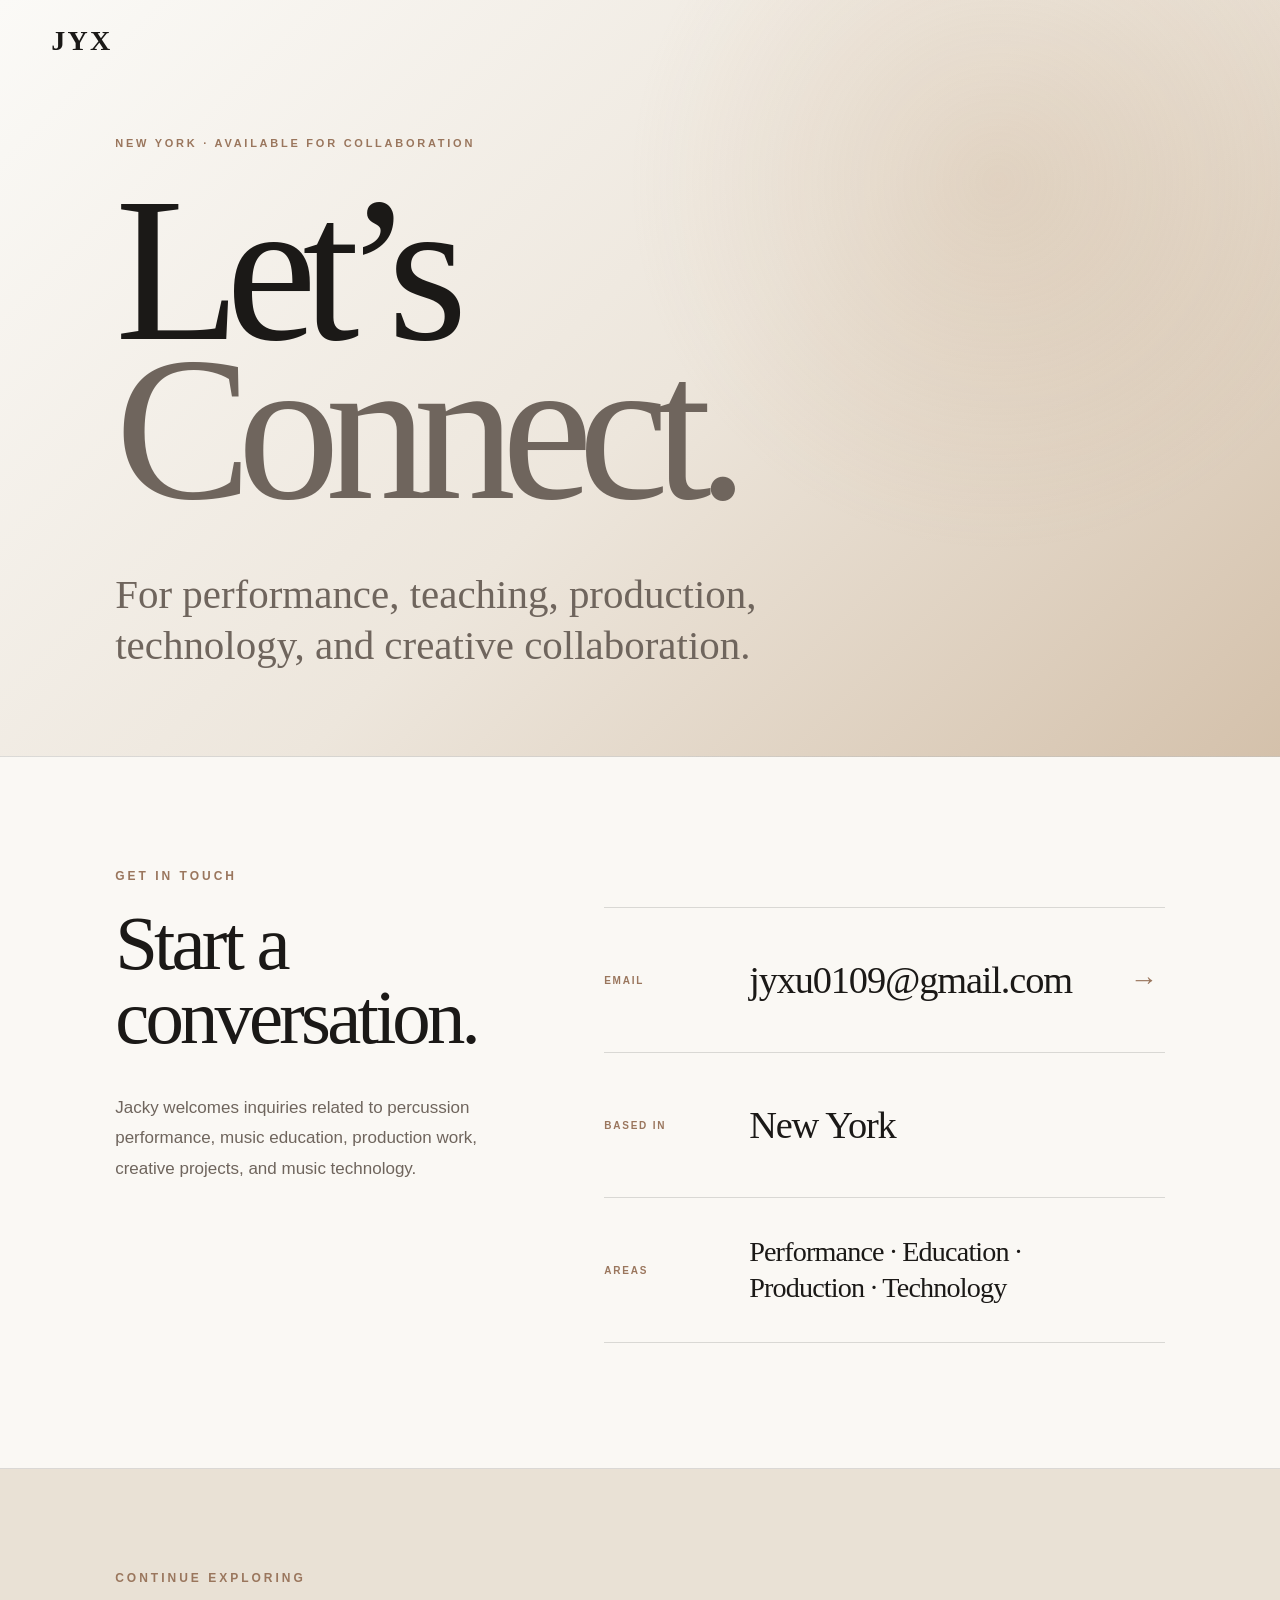
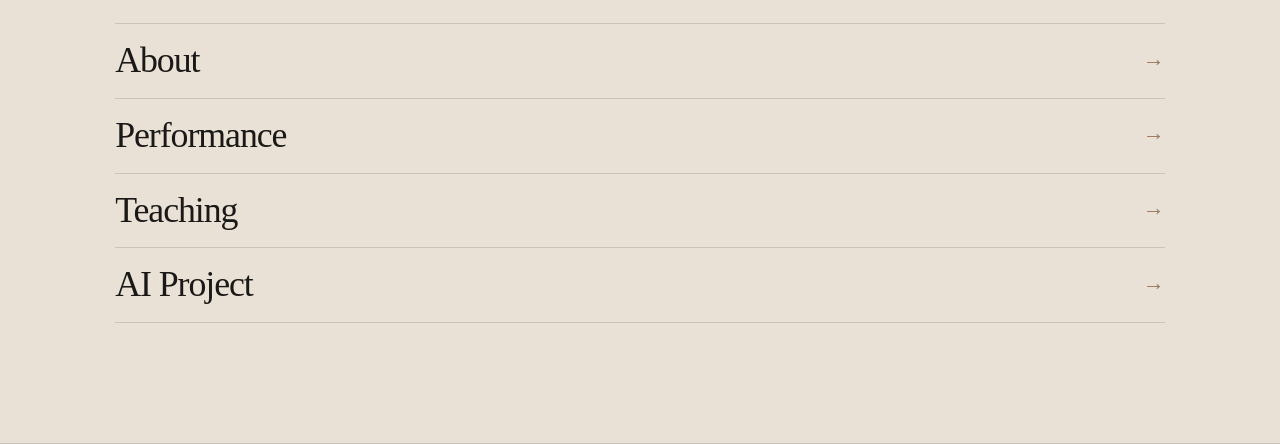
<file: contact.html>
<!DOCTYPE html>
<html lang="en">

<head>
    <!-- Google tag (gtag.js) -->
<script async src="https://www.googletagmanager.com/gtag/js?id=G-LZW0ZGHKQL"></script>
<script>
  window.dataLayer = window.dataLayer || [];
  function gtag(){dataLayer.push(arguments);}
  gtag('js', new Date());

  gtag('config', 'G-LZW0ZGHKQL');
</script>
    <meta charset="UTF-8">

    <meta
        name="viewport"
        content="width=device-width, initial-scale=1.0"
    >

    <meta
        name="description"
        content="Contact Jacky Y. Xu for performance, teaching, production, and creative technology inquiries."
    >

    <title>Contact | Jacky Y. Xu</title>

    <link rel="stylesheet" href="css/style.css">
    <link rel="stylesheet" href="css/contact.css">
</head>

<body class="contact-page">

<header class="inner-header">

    <a
        class="logo"
        href="index.html"
        aria-label="Return to homepage"
    >
        JYX
    </a>

</header>

<main>

    <!-- ================= HERO ================= -->

    <section class="contact-hero">

        <p class="contact-eyebrow">
            New York · Available for Collaboration
        </p>

        <h1>
            Let’s
            <span>Connect.</span>
        </h1>

        <p class="contact-introduction">
            For performance, teaching, production,
            technology, and creative collaboration.
        </p>

    </section>


    <!-- ================= CONTACT INFORMATION ================= -->

    <section class="contact-details">

        <p class="section-label">
            Get in Touch
        </p>

        <div class="contact-details-grid">

            <div class="contact-statement">

                <h2>
                    Start a conversation.
                </h2>

                <p>
                    Jacky welcomes inquiries related to percussion
                    performance, music education, production work,
                    creative projects, and music technology.
                </p>

            </div>


            <div class="contact-methods">

                <a
                    class="contact-method"
                    href="mailto:jyxu0109@gmail.com"
                >

                    <span class="contact-method-label">
                        Email
                    </span>

                    <span class="contact-method-value">
                        jyxu0109@gmail.com
                    </span>

                    <span
                        class="contact-method-arrow"
                        aria-hidden="true"
                    >
                        →
                    </span>

                </a>


                <div class="contact-method contact-method-static">

                    <span class="contact-method-label">
                        Based In
                    </span>

                    <span class="contact-method-value">
                        New York
                    </span>

                </div>


                <div class="contact-method contact-method-static">

                    <span class="contact-method-label">
                        Areas
                    </span>

                    <span class="contact-method-value contact-method-areas">
                        Performance · Education · Production · Technology
                    </span>

                </div>

            </div>

        </div>

    </section>


    <!-- ================= EXPLORE MORE ================= -->

    <section class="contact-explore">

        <p class="section-label">
            Continue Exploring
        </p>

        <div class="contact-explore-links">

            <a href="about.html">
                <span>About</span>
                <span aria-hidden="true">→</span>
            </a>

            <a href="performance.html">
                <span>Performance</span>
                <span aria-hidden="true">→</span>
            </a>

            <a href="teaching.html">
                <span>Teaching</span>
                <span aria-hidden="true">→</span>
            </a>

            <a href="ai.html">
                <span>AI Project</span>
                <span aria-hidden="true">→</span>
            </a>

        </div>

    </section>

</main>

    <script src="script.js"></script>

</body>

</html>
</file>
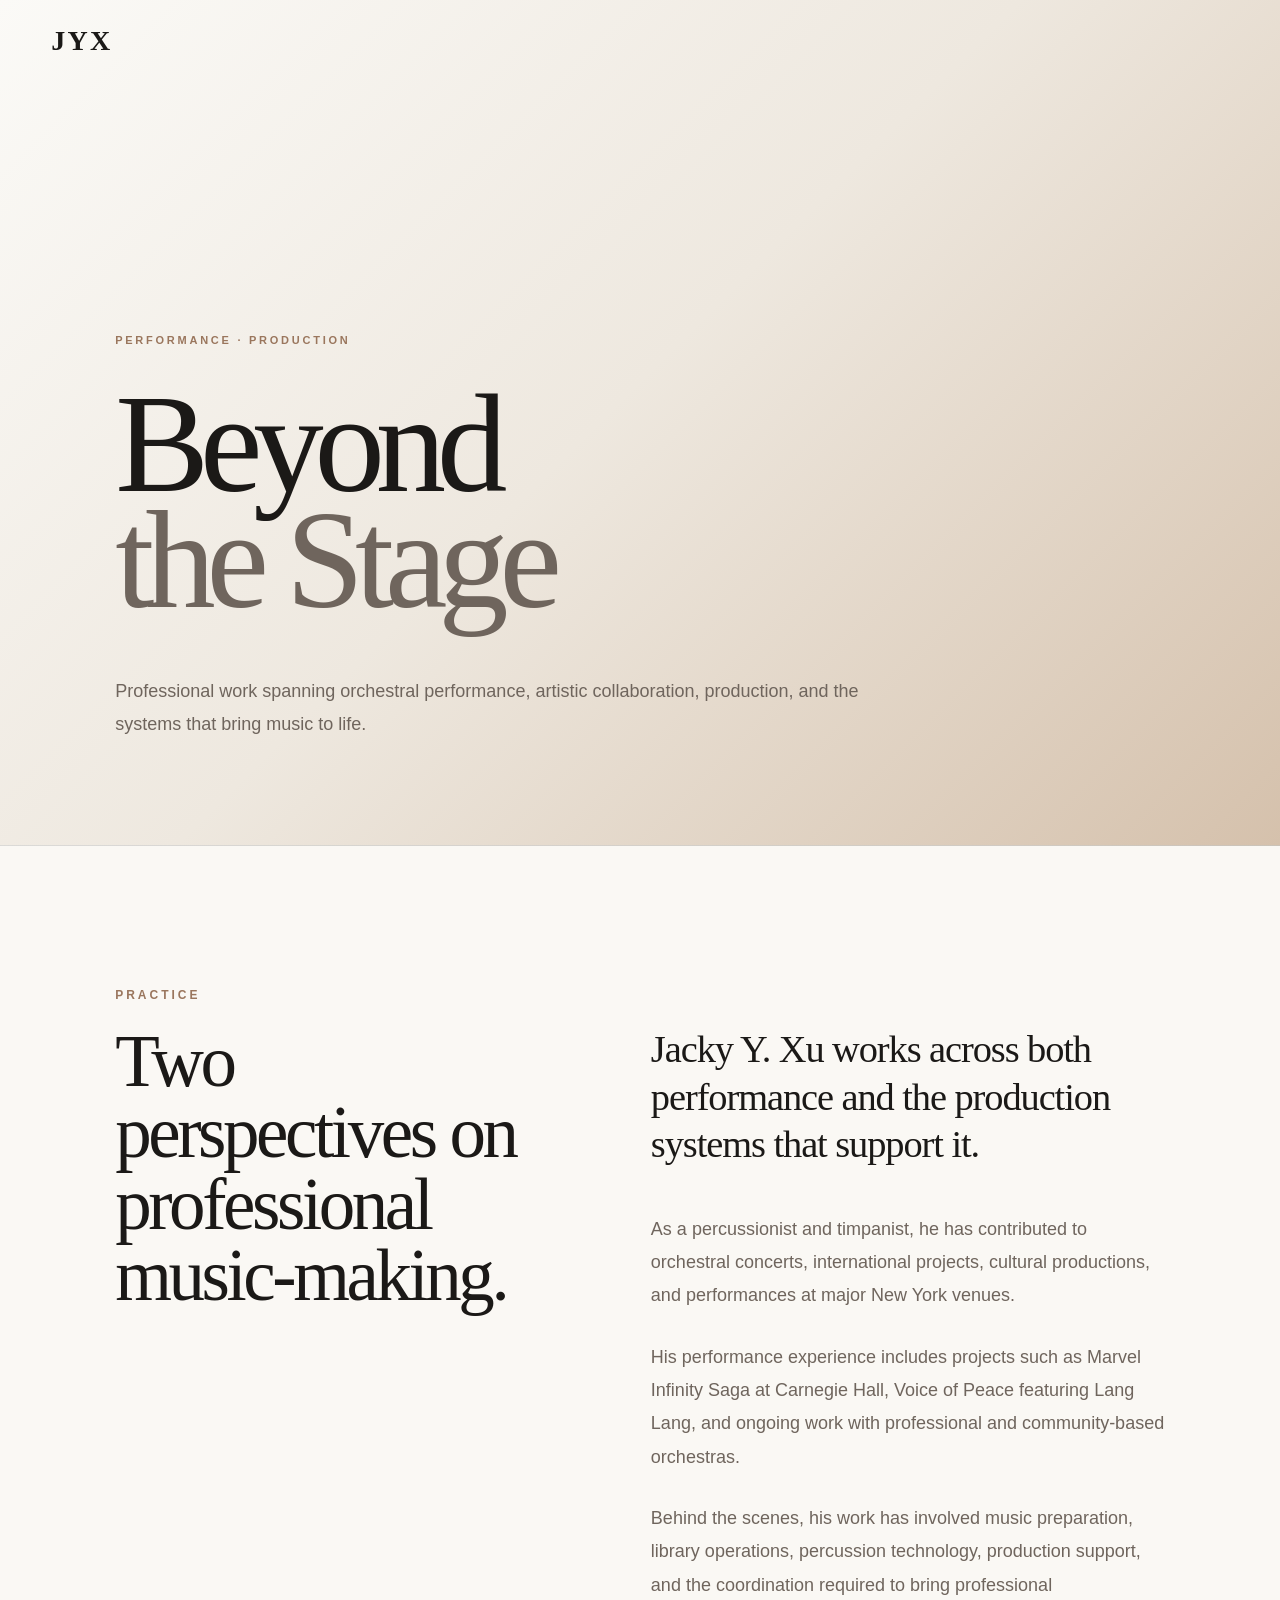
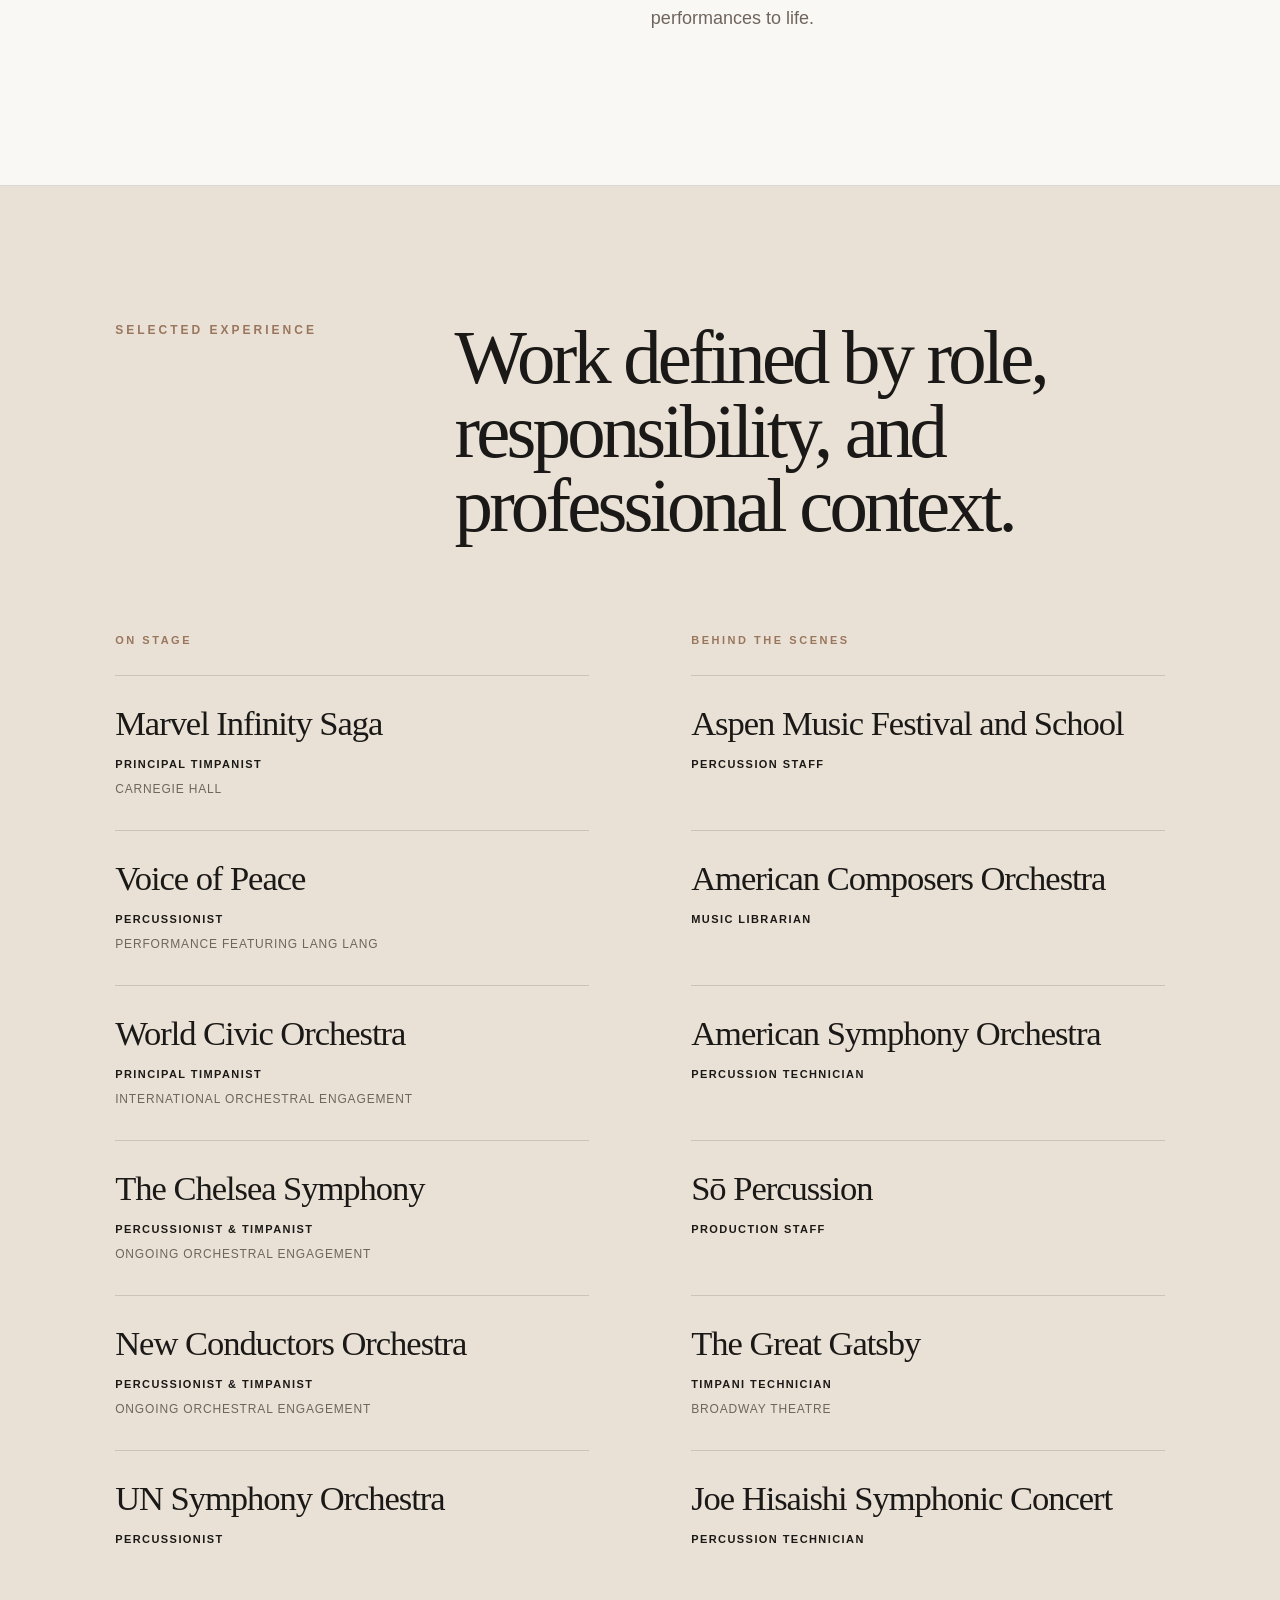
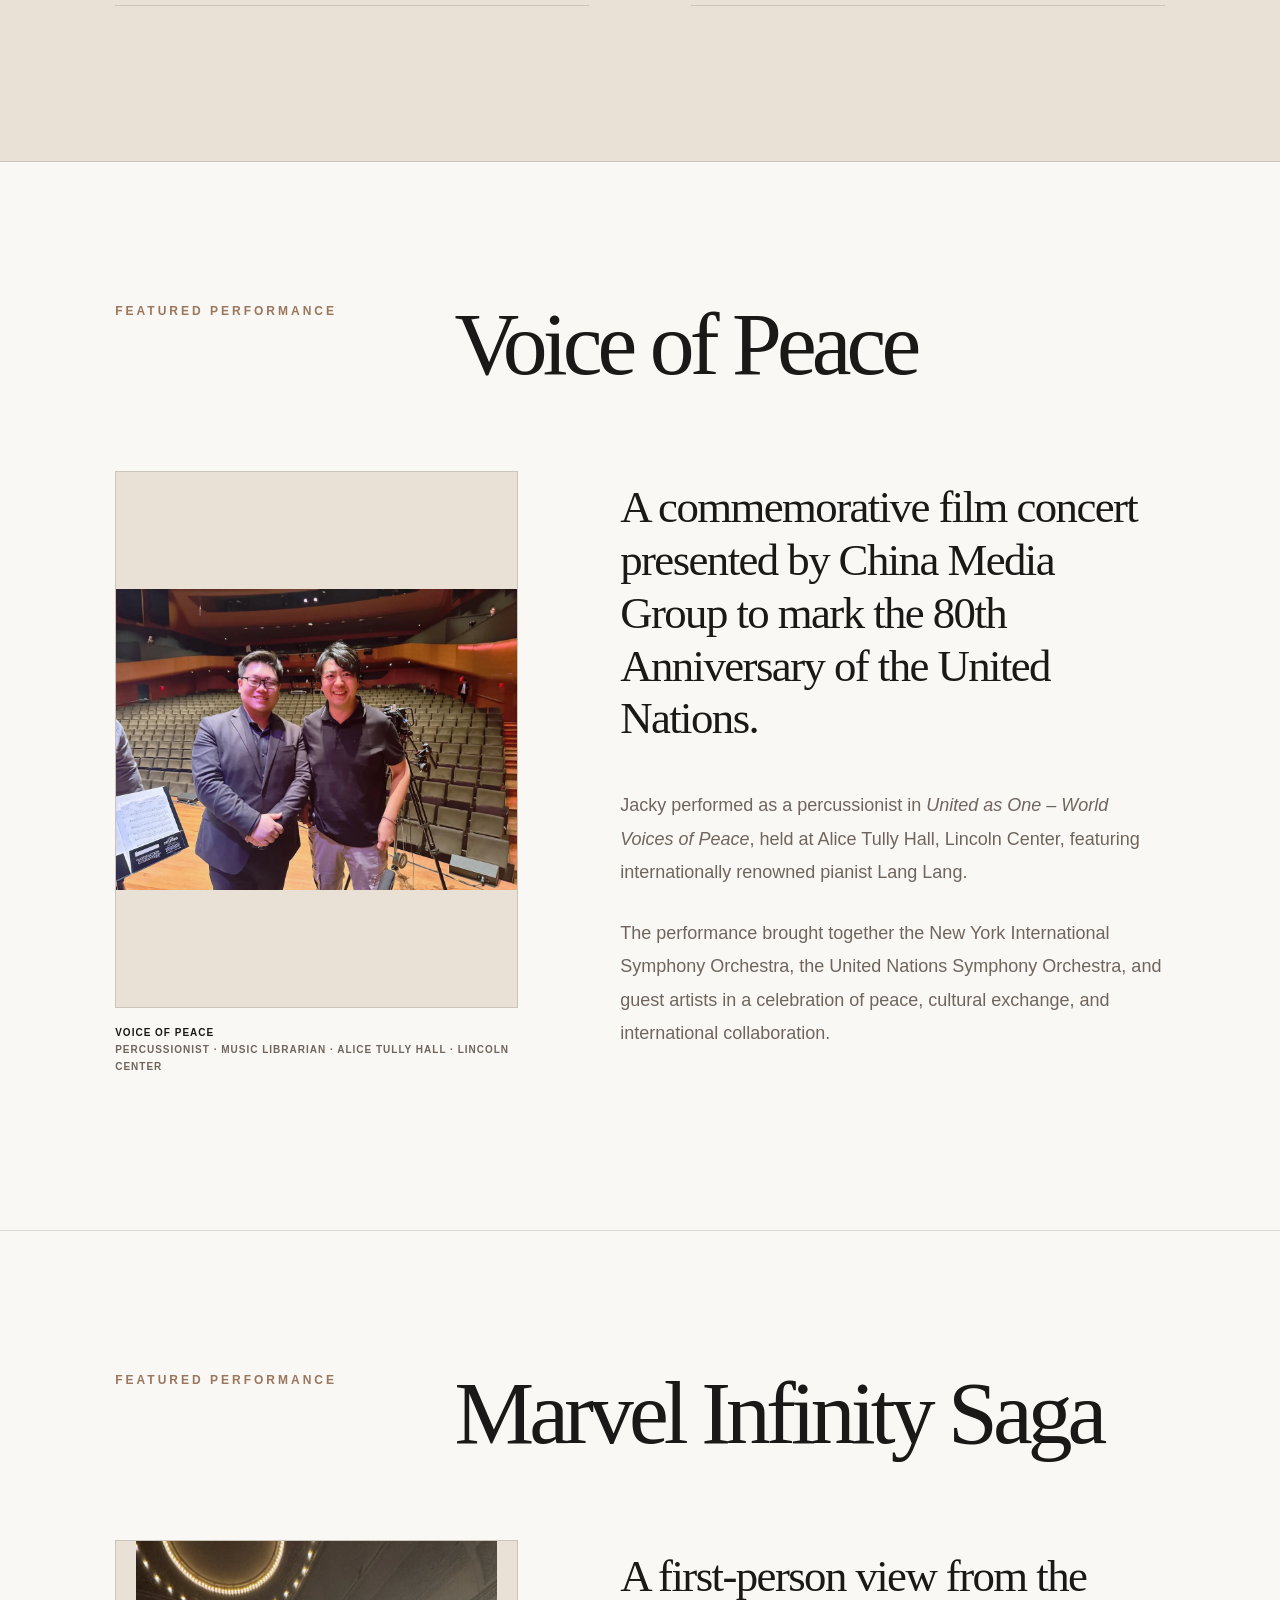
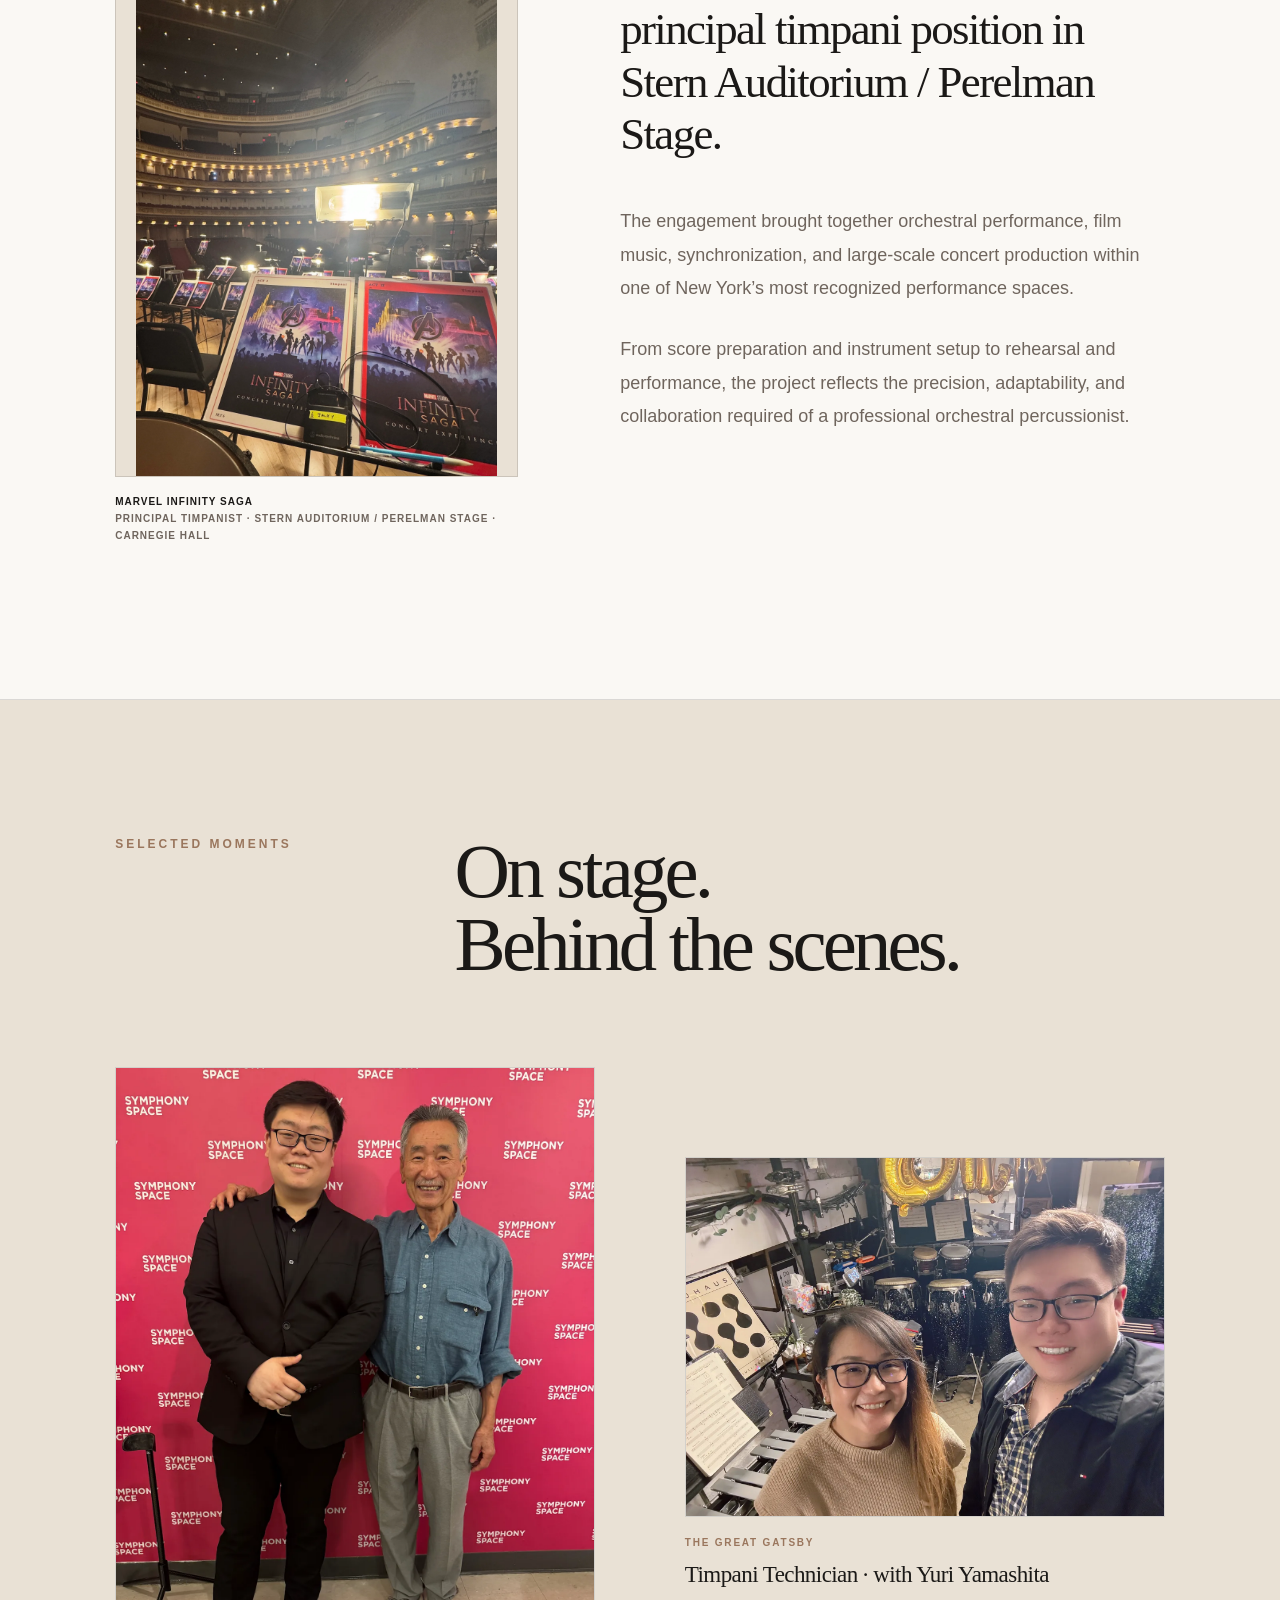
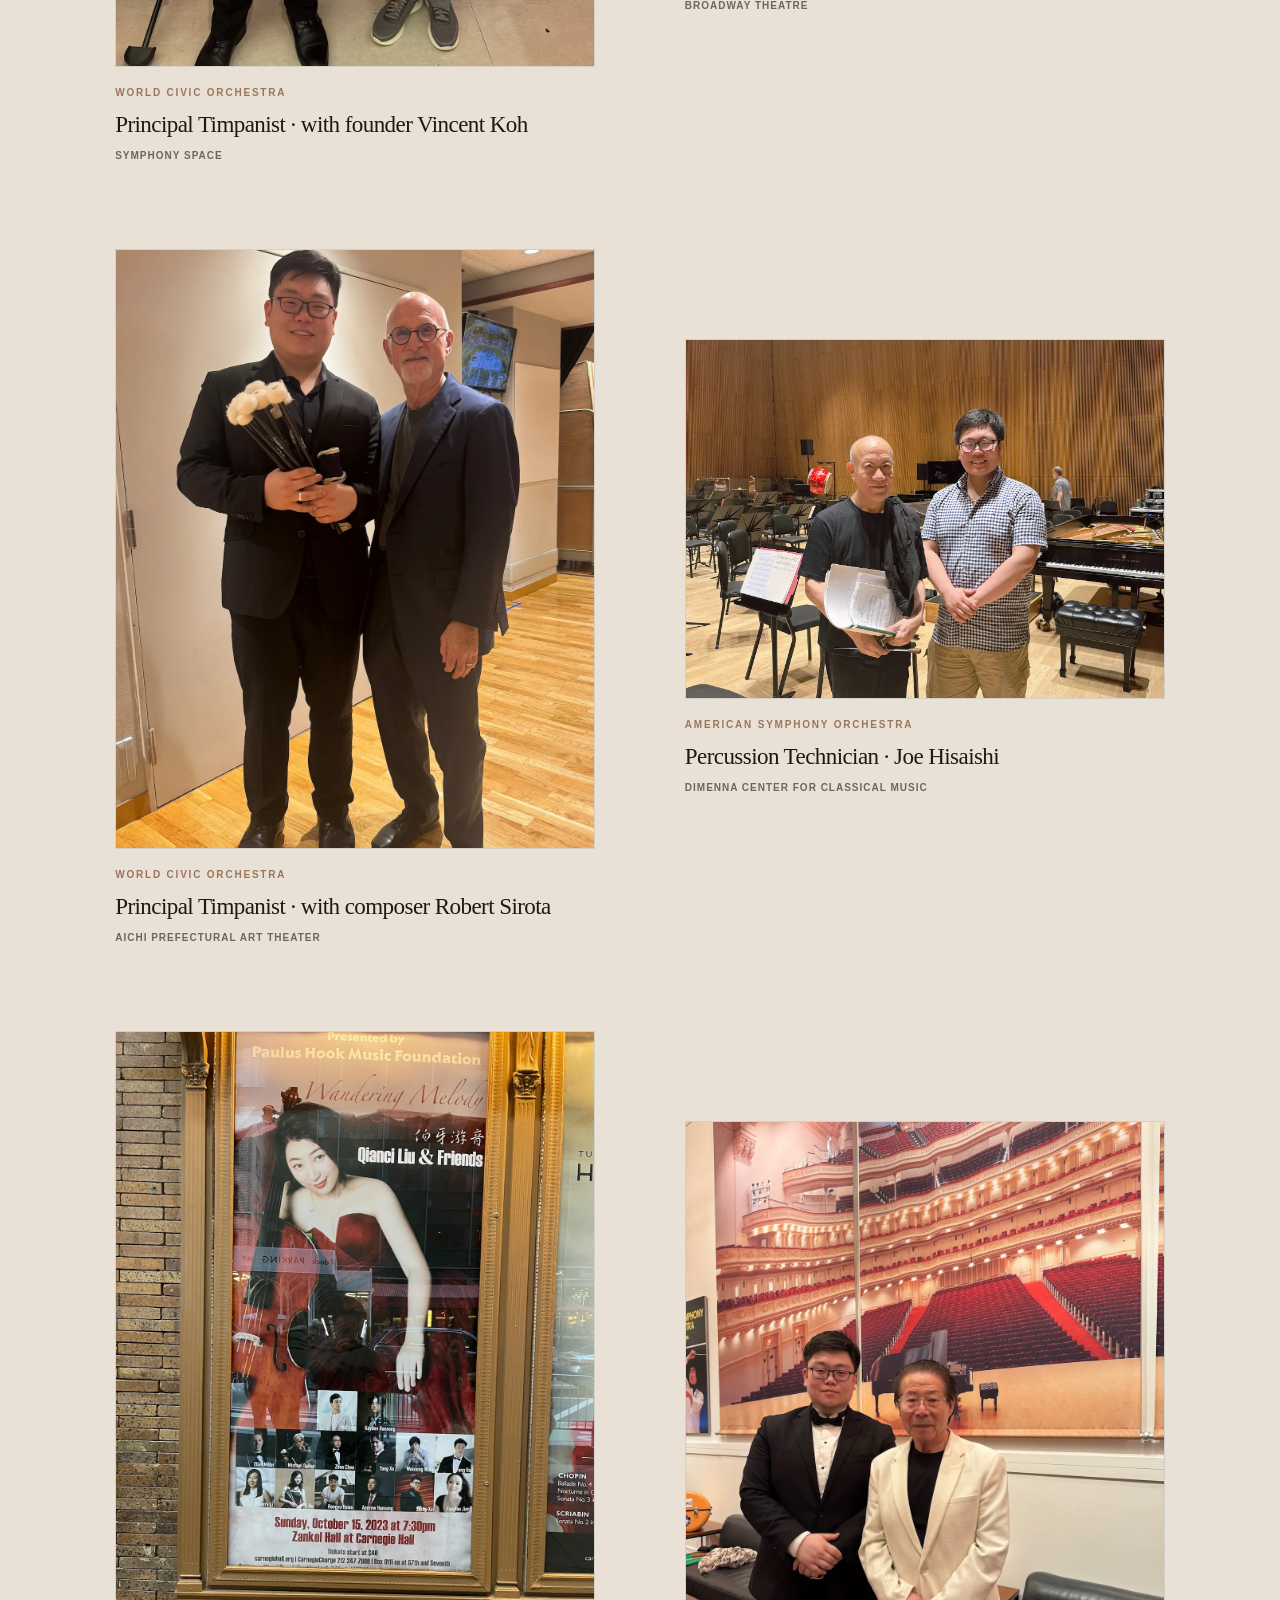
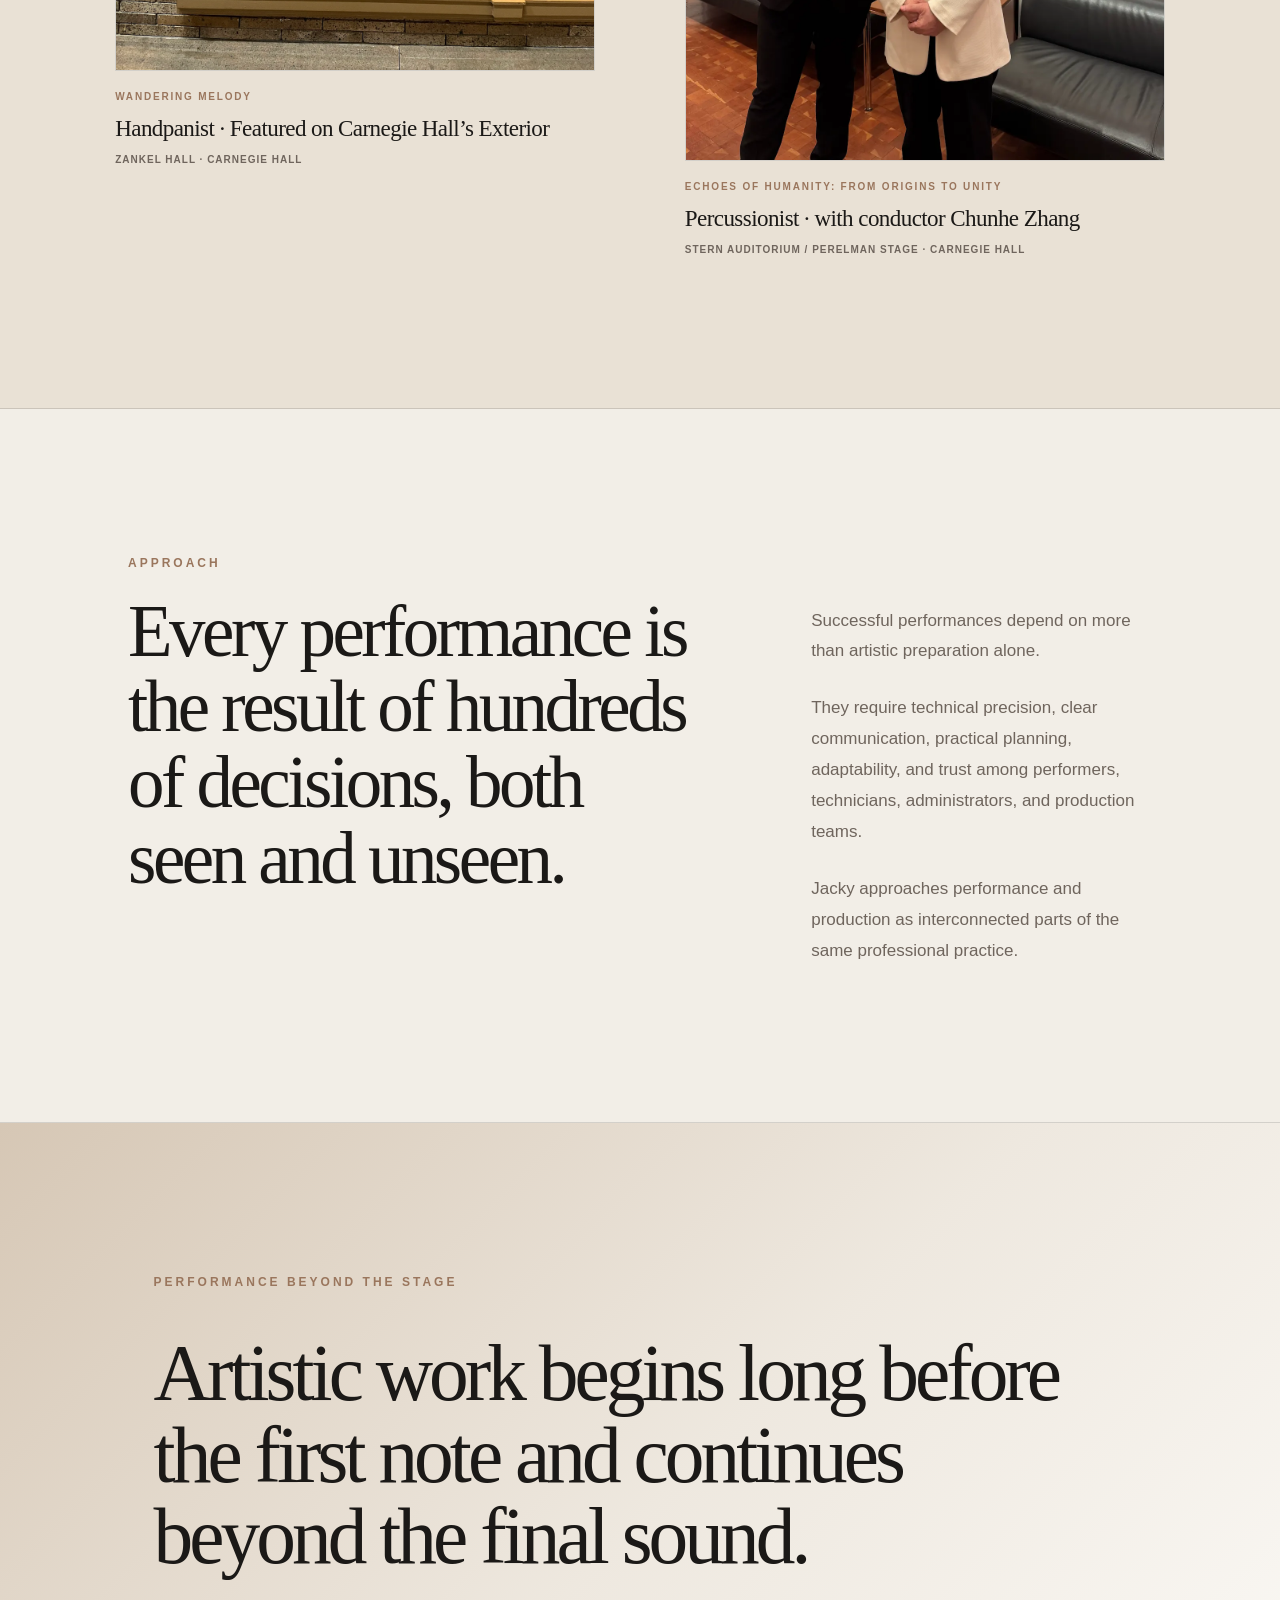
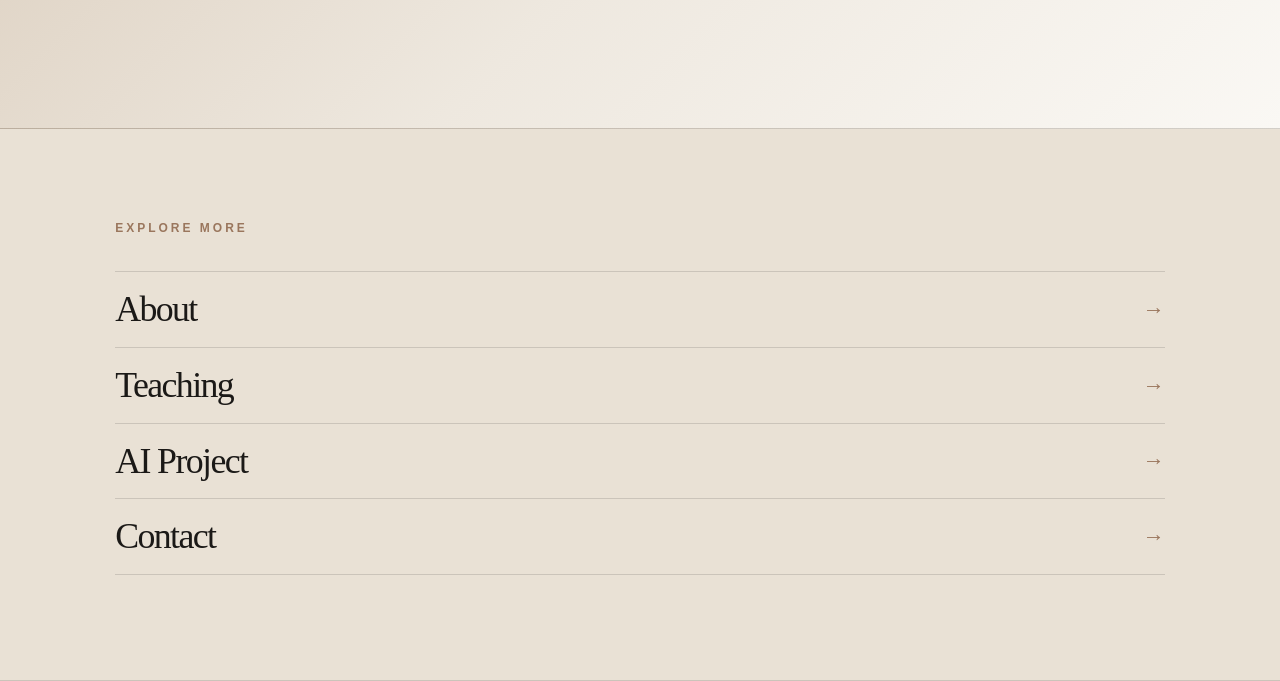
<file: performance.html>
<!DOCTYPE html>
<html lang="en">

<head>
    <!-- Google tag (gtag.js) -->
<script async src="https://www.googletagmanager.com/gtag/js?id=G-LZW0ZGHKQL"></script>
<script>
  window.dataLayer = window.dataLayer || [];
  function gtag(){dataLayer.push(arguments);}
  gtag('js', new Date());

  gtag('config', 'G-LZW0ZGHKQL');
</script>
    <meta charset="UTF-8">

    <meta
        name="viewport"
        content="width=device-width, initial-scale=1.0"
    >

    <meta
        name="description"
        content="Selected performance and production experience of Jacky Y. Xu, a New York-based percussionist, timpanist, educator, and product builder."
    >

    <title>Performance &amp; Production | Jacky Y. Xu</title>

    <link rel="stylesheet" href="css/style.css">
    <link rel="stylesheet" href="css/performance.css">
</head>

<body class="performance-page">

   <header class="inner-header">

    <a
        class="logo"
        href="index.html"
        aria-label="Return to homepage"
    >
        JYX
    </a>

</header>

    <main>

        <!-- ================= HERO ================= -->

        <section class="performance-hero">

<p class="performance-eyebrow">
    Performance · Production
</p>

<h1>
    Beyond
    <span>the Stage</span>
</h1>

<p class="performance-hero-copy">
    Professional work spanning orchestral performance,
    artistic collaboration, production, and the systems
    that bring music to life.
</p>

        </section>


        <!-- ================= INTRODUCTION ================= -->

        <section class="performance-intro">

            <p class="section-label">
                Practice
            </p>

            <div class="performance-intro-grid">

                <h2>
                    Two perspectives on professional music-making.
                </h2>

                <div class="performance-intro-copy">

                    <p class="performance-intro-lead">
                        Jacky Y. Xu works across both performance
                        and the production systems that support it.
                    </p>

                    <p>
                        As a percussionist and timpanist, he has contributed
                        to orchestral concerts, international projects,
                        cultural productions, and performances at major
                        New York venues.
                    </p>

                    <p>
                        His performance experience includes projects such as
                        Marvel Infinity Saga at Carnegie Hall, Voice of Peace
                        featuring Lang Lang, and ongoing work with professional
                        and community-based orchestras.
                    </p>

                    <p>
                        Behind the scenes, his work has involved music
                        preparation, library operations, percussion technology,
                        production support, and the coordination required
                        to bring professional performances to life.
                    </p>

                </div>

            </div>

        </section>


        <!-- ================= SELECTED EXPERIENCE ================= -->

        <section class="selected-experience">

            <div class="experience-heading">

                <p class="section-label">
                    Selected Experience
                </p>

                <h2>
                    Work defined by role, responsibility,
                    and professional context.
                </h2>

            </div>

            <div class="experience-columns">

                <!-- PERFORMANCE -->

                <div class="experience-column">

                    <p class="experience-column-label">
                        On Stage
                    </p>

                    <div class="experience-list">

                        <article class="experience-item">

                            <h3>
                                Marvel Infinity Saga
                            </h3>

                            <p class="experience-role">
                                Principal Timpanist
                            </p>

                            <p class="experience-context">
                                Carnegie Hall
                            </p>

                        </article>


                        <article class="experience-item">

                            <h3>
                                Voice of Peace
                            </h3>

                            <p class="experience-role">
                                Percussionist
                            </p>

                            <p class="experience-context">
                                Performance featuring Lang Lang
                            </p>

                        </article>


                        <article class="experience-item">

                            <h3>
                                World Civic Orchestra
                            </h3>

                            <p class="experience-role">
                                Principal Timpanist
                            </p>

                            <p class="experience-context">
                                International orchestral engagement
                            </p>

                        </article>


                        <article class="experience-item">

                            <h3>
                                The Chelsea Symphony
                            </h3>

                            <p class="experience-role">
                                Percussionist &amp; Timpanist
                            </p>

                            <p class="experience-context">
                                Ongoing orchestral engagement
                            </p>

                        </article>


                        <article class="experience-item">

                            <h3>
                                New Conductors Orchestra
                            </h3>

                            <p class="experience-role">
                                Percussionist &amp; Timpanist
                            </p>

                            <p class="experience-context">
                                Ongoing orchestral engagement
                            </p>

                        </article>


                        <article class="experience-item">

                            <h3>
                                UN Symphony Orchestra
                            </h3>

                            <p class="experience-role">
                                Percussionist
                            </p>

                        </article>

                    </div>

                </div>


                <!-- PRODUCTION -->

                <div class="experience-column">

                    <p class="experience-column-label">
                        Behind the Scenes
                    </p>

                    <div class="experience-list">

                        <article class="experience-item">

                            <h3>
                                Aspen Music Festival and School
                            </h3>

                            <p class="experience-role">
                                Percussion Staff
                            </p>

                        </article>


                        <article class="experience-item">

                            <h3>
                                American Composers Orchestra
                            </h3>

                            <p class="experience-role">
                                Music Librarian
                            </p>

                        </article>


                        <article class="experience-item">

                            <h3>
                                American Symphony Orchestra
                            </h3>

                            <p class="experience-role">
                                Percussion Technician
                            </p>

                        </article>


                        <article class="experience-item">

                            <h3>
                                Sō Percussion
                            </h3>

                            <p class="experience-role">
                                Production Staff
                            </p>

                        </article>


                        <article class="experience-item">

                            <h3>
                                The Great Gatsby
                            </h3>

                            <p class="experience-role">
                                Timpani Technician
                            </p>

                            <p class="experience-context">
                                Broadway Theatre
                            </p>

                            </article>


                        <article class="experience-item">

                            <h3>
                                Joe Hisaishi Symphonic Concert
                            </h3>

                            <p class="experience-role">
                                Percussion Technician
                            </p>

                        </article>

                    </div>

                </div>

            </div>

        </section>


 <!-- ================= FEATURED PROJECT ================= -->
        
        <section class="featured-project">

 <div class="featured-project-heading">

    <p class="section-label">
        Featured Performance
    </p>

    <h2>
        Voice of Peace
    </h2>
</div>

    <div class="featured-project-grid">

        <figure class="featured-project-figure">

            <div class="featured-project-image">

                <img
    src="assets/images/performance/lang-lang.webp"
    alt="Jacky Y. Xu at Voice of Peace featuring Lang Lang"
    loading="lazy"
    decoding="async"
>

            </div>

            <figcaption>

                <span>
                    Voice of Peace
                </span>

                Percussionist · Music Librarian · Alice Tully Hall · Lincoln Center

            </figcaption>

        </figure>


      <div class="featured-project-copy">

    <p class="featured-project-lead">
        A commemorative film concert presented by China Media Group
        to mark the 80th Anniversary of the United Nations.
    </p>

    <p>
        Jacky performed as a percussionist in
        <em>United as One – World Voices of Peace</em>,
        held at Alice Tully Hall, Lincoln Center,
        featuring internationally renowned pianist Lang Lang.
    </p>

    <p>
        The performance brought together the New York International
        Symphony Orchestra, the United Nations Symphony Orchestra,
        and guest artists in a celebration of peace,
        cultural exchange, and international collaboration.
    </p>

</div>

    </div>

</section>
        
        <!-- ================= FEATURED PROJECT ================= -->

        <section class="featured-project">

            <div class="featured-project-heading">

                <p class="section-label">
                    Featured Performance
                </p>

                <h2>
                    Marvel Infinity Saga
                </h2>

            </div>

            <div class="featured-project-grid">

                <figure class="featured-project-figure">

                    <div class="featured-project-image">

                        <img
    src="assets/images/performance/marvel-infinity-saga.webp"
    alt="Jacky Y. Xu performing as Principal Timpanist during Marvel Infinity Saga at Carnegie Hall"
    loading="lazy"
    decoding="async"
>

                    </div>

                    <figcaption>
                        <span>
                            Marvel Infinity Saga
                        </span>

                        Principal Timpanist · Stern Auditorium / Perelman Stage · Carnegie Hall
                    </figcaption>

                </figure>


                <div class="featured-project-copy">

                    <p class="featured-project-lead">
                        A first-person view from the principal timpani
                        position in Stern Auditorium / Perelman Stage.
                    </p>

                    <p>
                        The engagement brought together orchestral performance,
                        film music, synchronization, and large-scale concert
                        production within one of New York’s most recognized
                        performance spaces.
                    </p>

                    <p>
                        From score preparation and instrument setup to rehearsal
                        and performance, the project reflects the precision,
                        adaptability, and collaboration required of a professional
                        orchestral percussionist.
                    </p>

                </div>

            </div>

        </section>


<!-- ================= SELECTED MOMENTS ================= -->

<section class="performance-moments">

    <div class="performance-moments-heading">

        <p class="section-label">
            Selected Moments
        </p>

        <h2>
            On stage.
            <br>
            Behind the scenes.
        </h2>

    </div>

    <div class="moments-grid">

        <!-- WORLD CIVIC ORCHESTRA · VINCENT KOH -->

        <figure class="moment-card moment-portrait">

            <div class="moment-image">

                <img
                    src="assets/images/performance/wco-vincent-koh.webp"
                    alt="Jacky Y. Xu with World Civic Orchestra founder Vincent Koh at Symphony Space"
                    loading="lazy"
                    decoding="async"
                >

            </div>

            <figcaption>

                <span class="moment-label">
                    World Civic Orchestra
                </span>

                <p>
                    Principal Timpanist · with founder Vincent Koh
                </p>

                <span class="moment-location">
                    Symphony Space
                </span>

            </figcaption>

        </figure>


        <!-- THE GREAT GATSBY -->

        <figure class="moment-card moment-landscape">

            <div class="moment-image">

                <img
                    src="assets/images/performance/broadway-yuri-yamashita.webp"
                    alt="Jacky Y. Xu with Yuri Yamashita at the Broadway Theatre"
                    loading="lazy"
                    decoding="async"
                >

            </div>

            <figcaption>

                <span class="moment-label">
                    The Great Gatsby
                </span>

                <p>
                    Timpani Technician · with Yuri Yamashita
                </p>

                <span class="moment-location">
                    Broadway Theatre
                </span>

            </figcaption>

        </figure>


        <!-- WORLD CIVIC ORCHESTRA · ROBERT SIROTA -->

        <figure class="moment-card moment-portrait">

            <div class="moment-image">

                <img
                    src="assets/images/performance/robert-sirota.webp"
                    alt="Jacky Y. Xu with Robert Sirota at Aichi Prefectural Art Theater"
                    loading="lazy"
                    decoding="async"
                >

            </div>

            <figcaption>

                <span class="moment-label">
                    World Civic Orchestra
                </span>

                <p>
                    Principal Timpanist · with composer Robert Sirota
                </p>

                <span class="moment-location">
                    Aichi Prefectural Art Theater
                </span>

            </figcaption>

        </figure>


        <!-- AMERICAN SYMPHONY ORCHESTRA · JOE HISAISHI -->

        <figure class="moment-card moment-landscape">

            <div class="moment-image">

                <img
                    src="assets/images/performance/joe-hisaishi.webp"
                    alt="Jacky Y. Xu working as percussion technician for a Joe Hisaishi concert"
                    loading="lazy"
                    decoding="async"
                >

            </div>

            <figcaption>

                <span class="moment-label">
                    American Symphony Orchestra
                </span>

                <p>
                    Percussion Technician · Joe Hisaishi
                </p>

                <span class="moment-location">
                    DiMenna Center for Classical Music
                </span>

            </figcaption>

        </figure>


        <!-- WANDERING MELODY · CARNEGIE HALL -->

        <figure class="moment-card moment-tall">

            <div class="moment-image">

                <img
                    src="assets/images/performance/carnegie-wandering-melody.webp"
                    alt="Wandering Melody concert poster displayed on the exterior of Carnegie Hall"
                    loading="lazy"
                    decoding="async"
                >

            </div>

            <figcaption>

                <span class="moment-label">
                    Wandering Melody
                </span>

                <p>
                    Handpanist · Featured on Carnegie Hall’s Exterior
                </p>

                <span class="moment-location">
                    Zankel Hall · Carnegie Hall
                </span>

            </figcaption>

        </figure>


        <!-- ECHOES OF HUMANITY -->

        <figure class="moment-card moment-tall">

            <div class="moment-image">

                <img
                    src="assets/images/performance/carnegie-chunhe-zhang.webp"
                    alt="Jacky Y. Xu with conductor Chunhe Zhang at Carnegie Hall"
                    loading="lazy"
                    decoding="async"
                >

            </div>

            <figcaption>

                <span class="moment-label">
                    Echoes of Humanity: From Origins to Unity
                </span>

                <p>
                    Percussionist · with conductor Chunhe Zhang
                </p>

                <span class="moment-location">
                    Stern Auditorium / Perelman Stage · Carnegie Hall
                </span>

            </figcaption>

        </figure>

    </div>

</section>

        <!-- ================= APPROACH ================= -->

        <section class="performance-approach">

            <p class="section-label">
                Approach
            </p>

            <div class="approach-grid">

                <blockquote>
                    Every performance is the result of hundreds
                    of decisions, both seen and unseen.
                </blockquote>

                <div class="approach-copy">

                    <p>
                        Successful performances depend on more than artistic
                        preparation alone.
                    </p>

                    <p>
                        They require technical precision, clear communication,
                        practical planning, adaptability, and trust among
                        performers, technicians, administrators, and production
                        teams.
                    </p>

                    <p>
                        Jacky approaches performance and production as
                        interconnected parts of the same professional practice.
                    </p>

                </div>

            </div>

        </section>


        <!-- ================= CLOSING ================= -->

        <section class="performance-closing">

            <p class="section-label">
                Performance Beyond the Stage
            </p>

            <blockquote>
                Artistic work begins long before the first note
                and continues beyond the final sound.
            </blockquote>

        </section>


<!-- ================= NEXT PAGE ================= -->

<section class="next-page">

<p class="section-label">
    Explore More
</p>

    <a href="about.html">

        <span>
            About
        </span>

        <span aria-hidden="true">
            →
        </span>

    </a>

    <a href="teaching.html">

        <span>
            Teaching
        </span>

        <span aria-hidden="true">
            →
        </span>

    </a>

    <a href="ai.html">

        <span>
            AI Project
        </span>

        <span aria-hidden="true">
            →
        </span>

    </a>

    <a href="contact.html">

        <span>
            Contact
        </span>

        <span aria-hidden="true">
            →
        </span>

    </a>

</section>

    </main>

    <script src="script.js"></script>

</body>

</html>
</file>
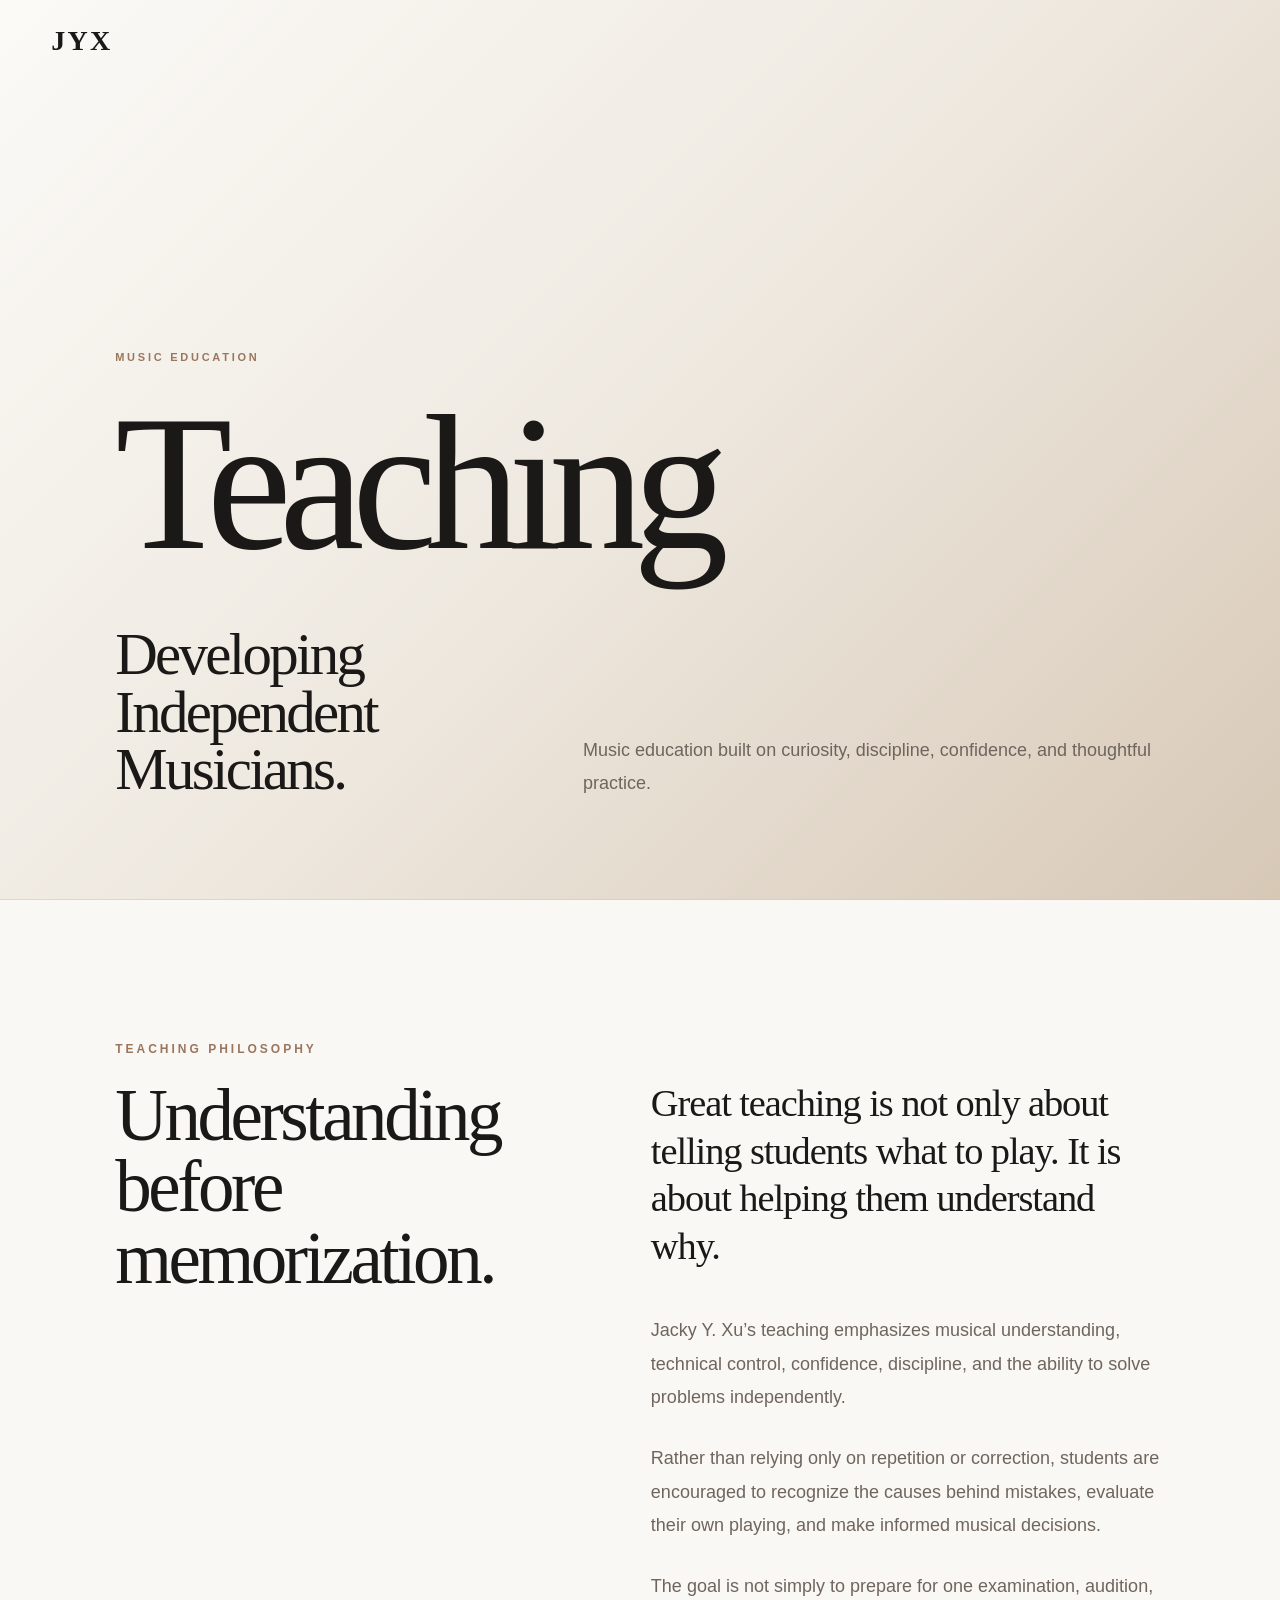
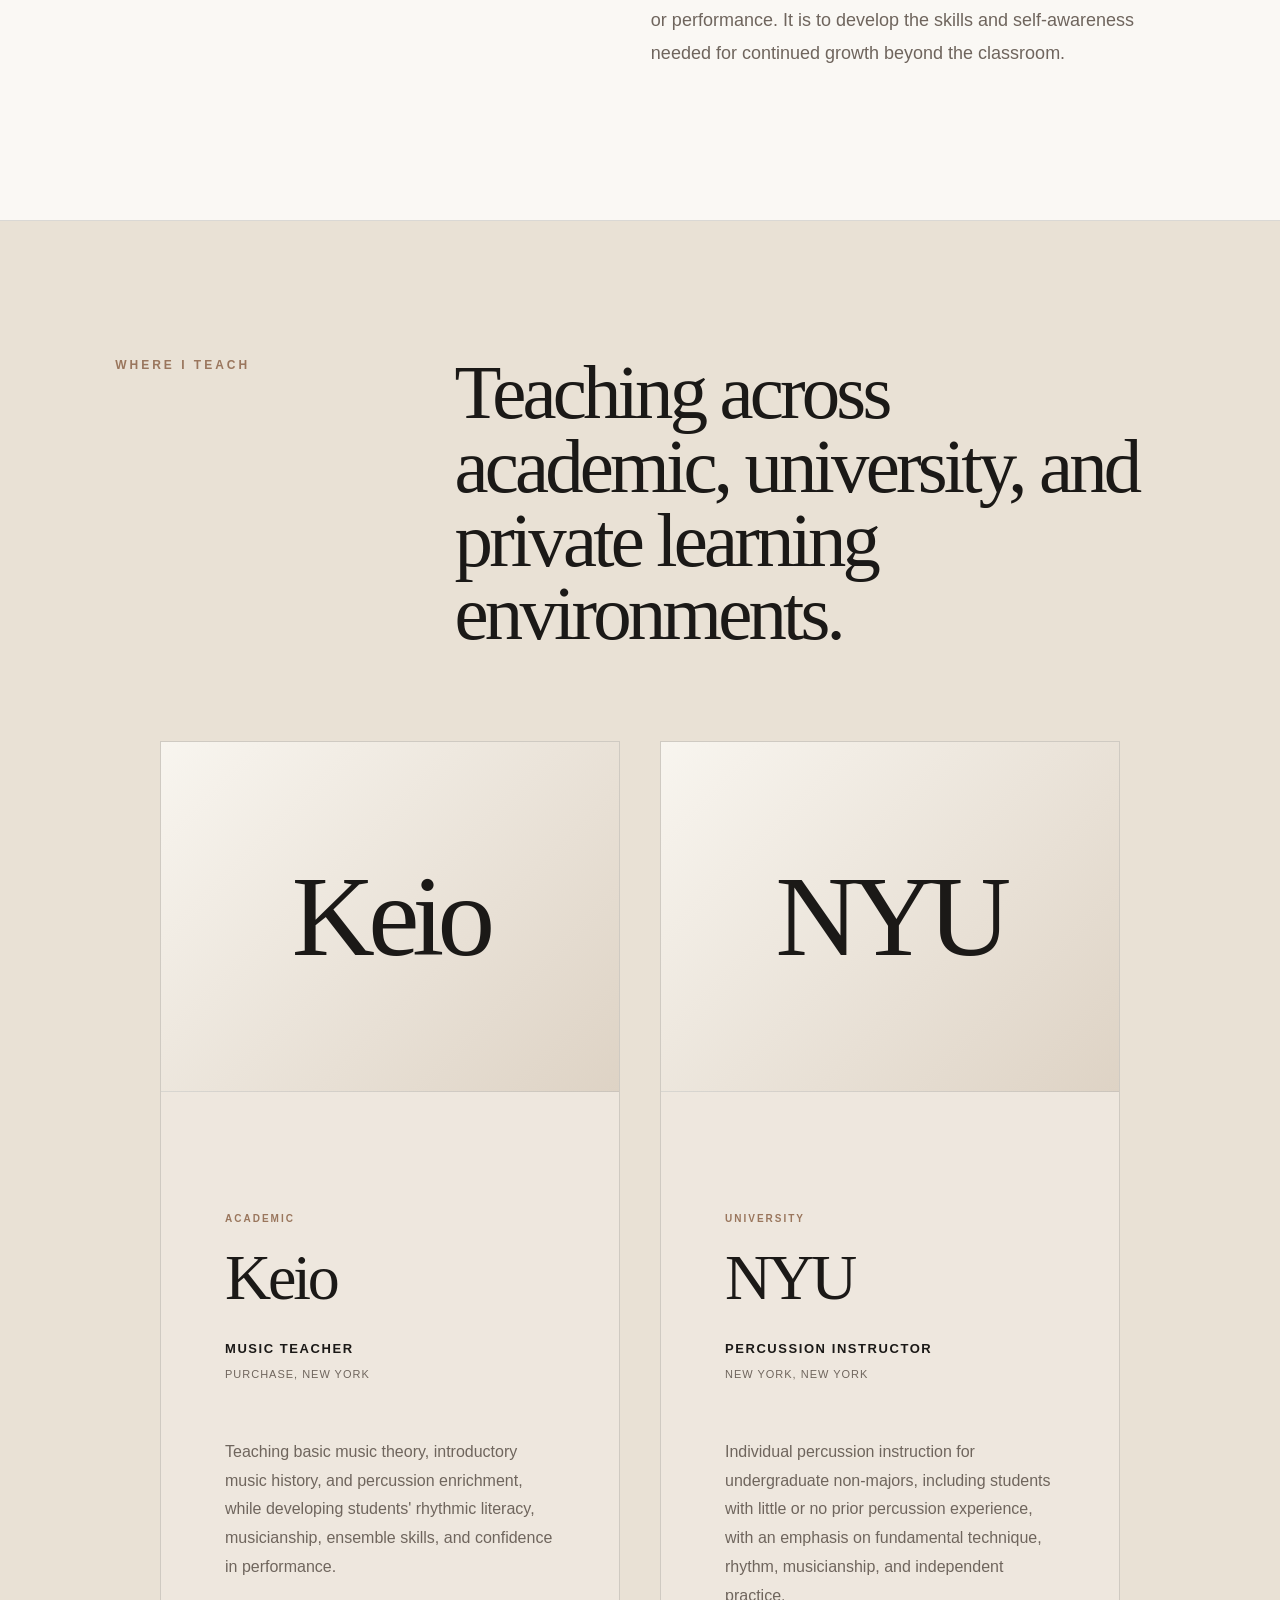
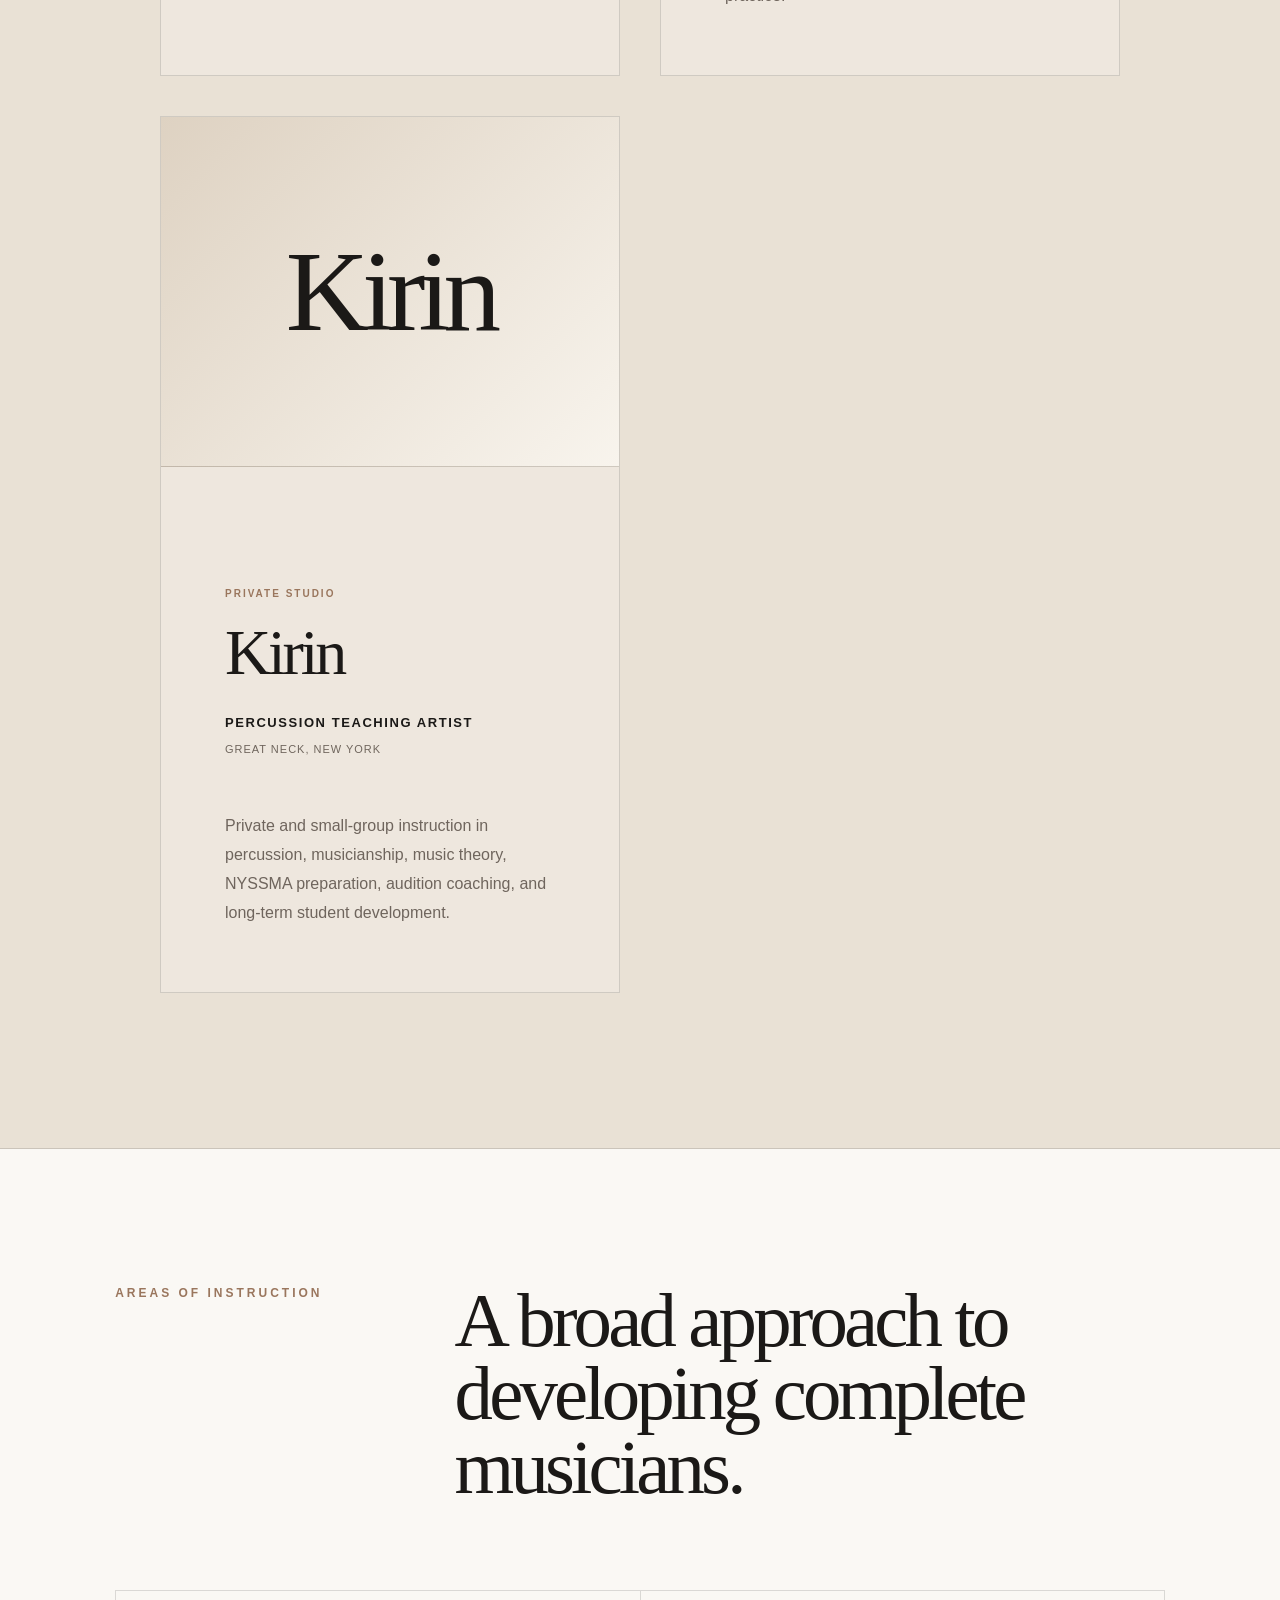
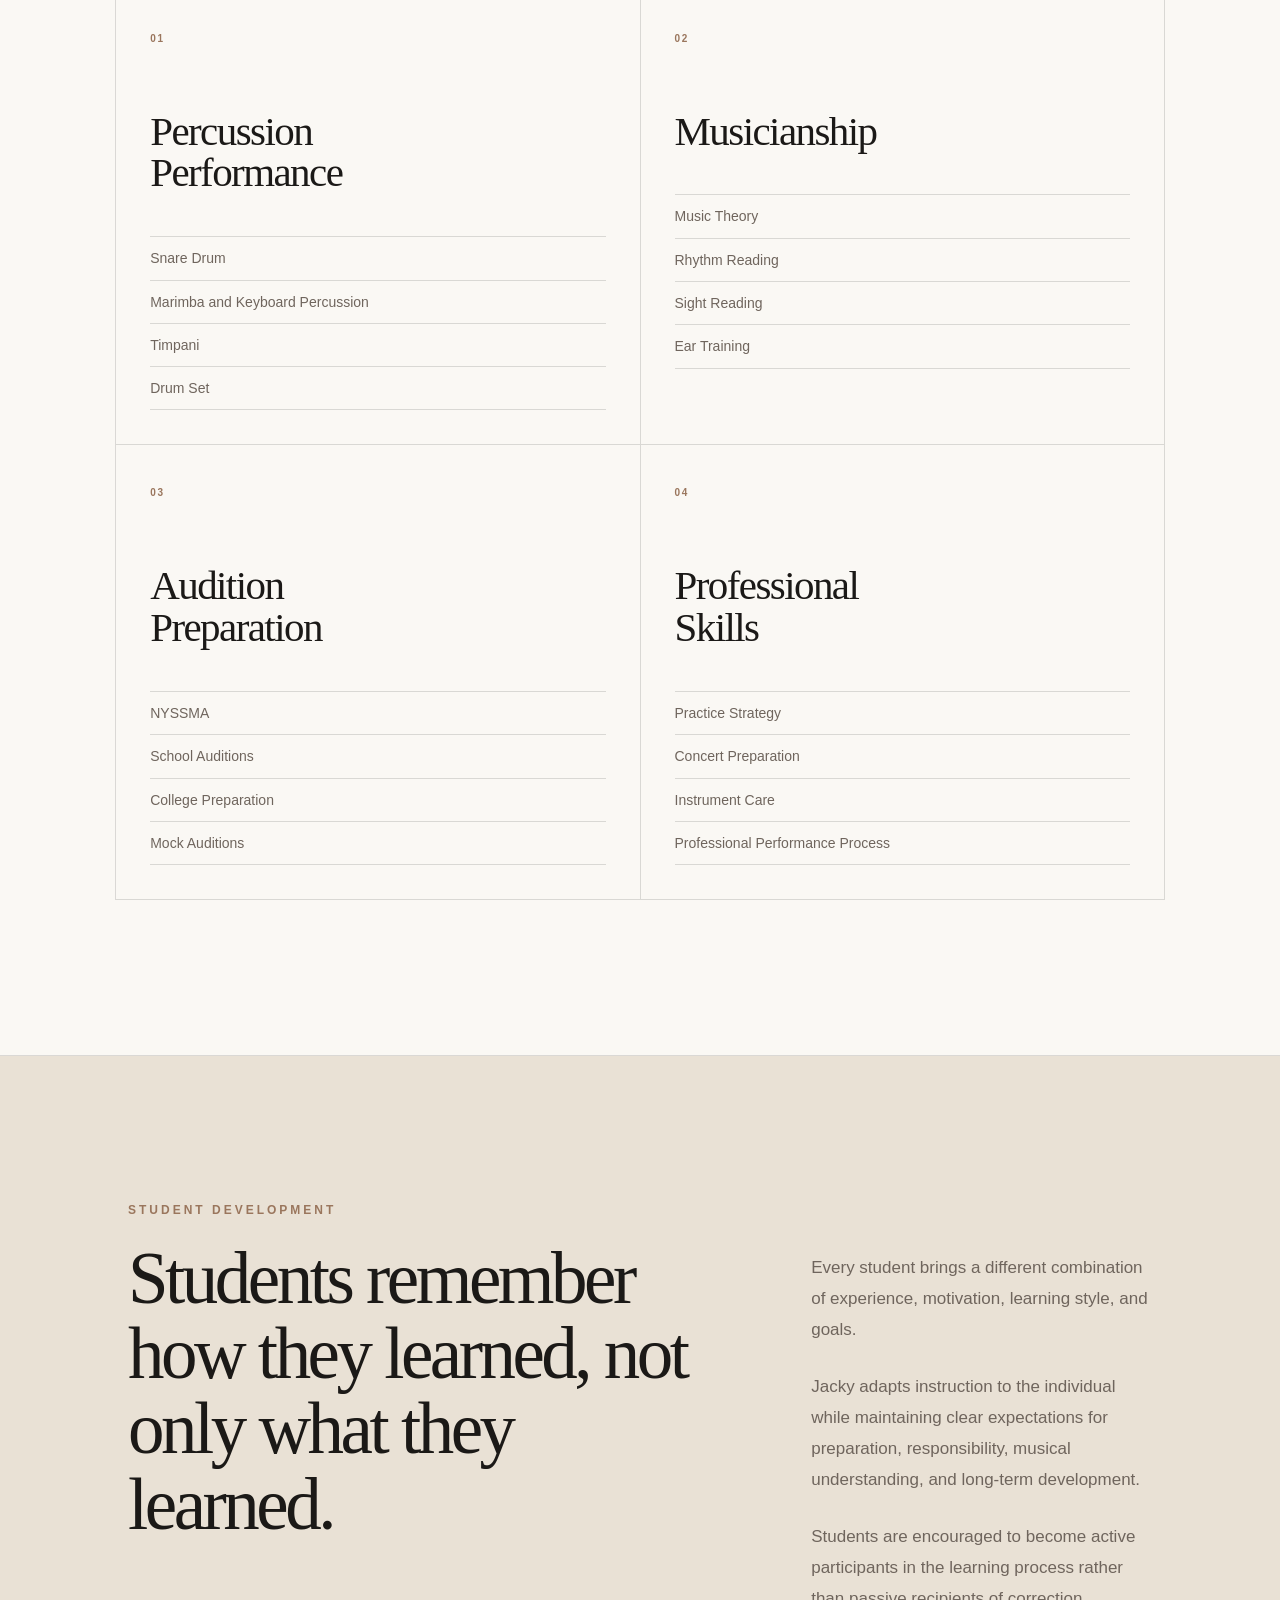
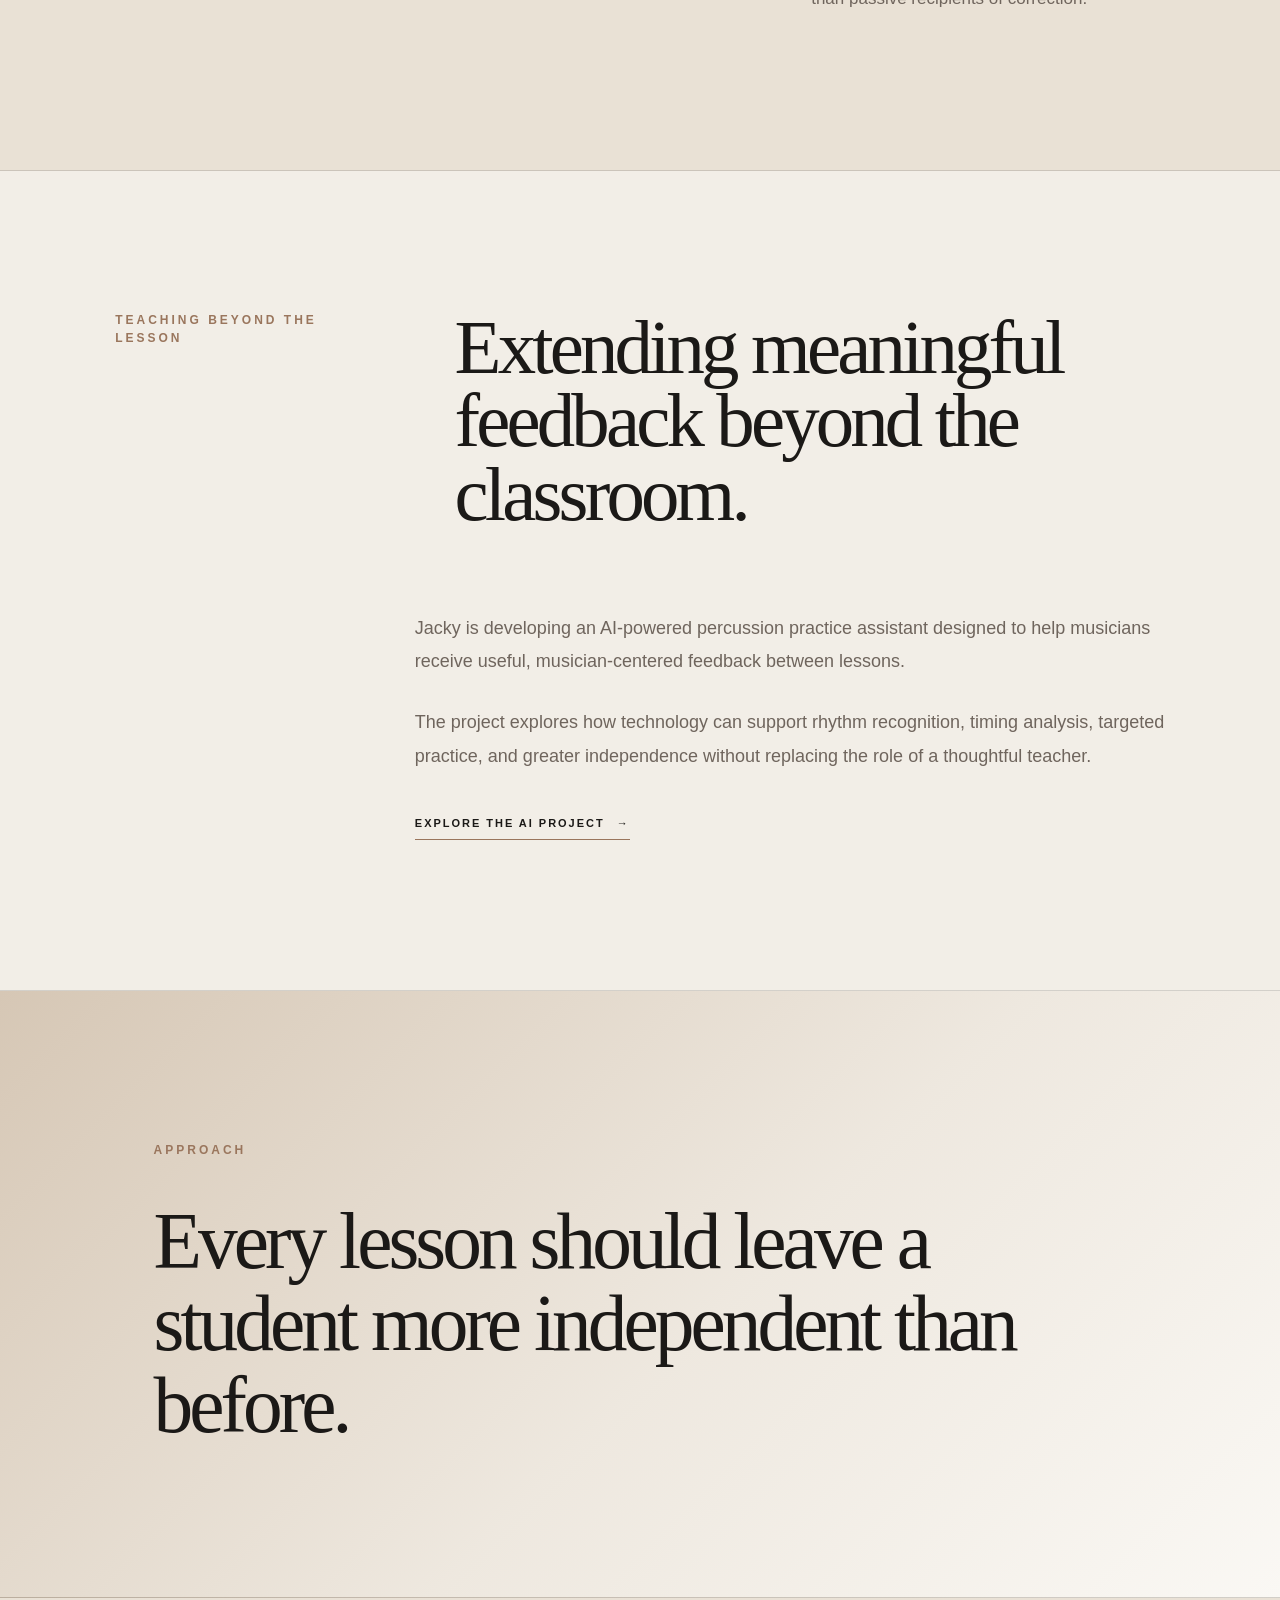
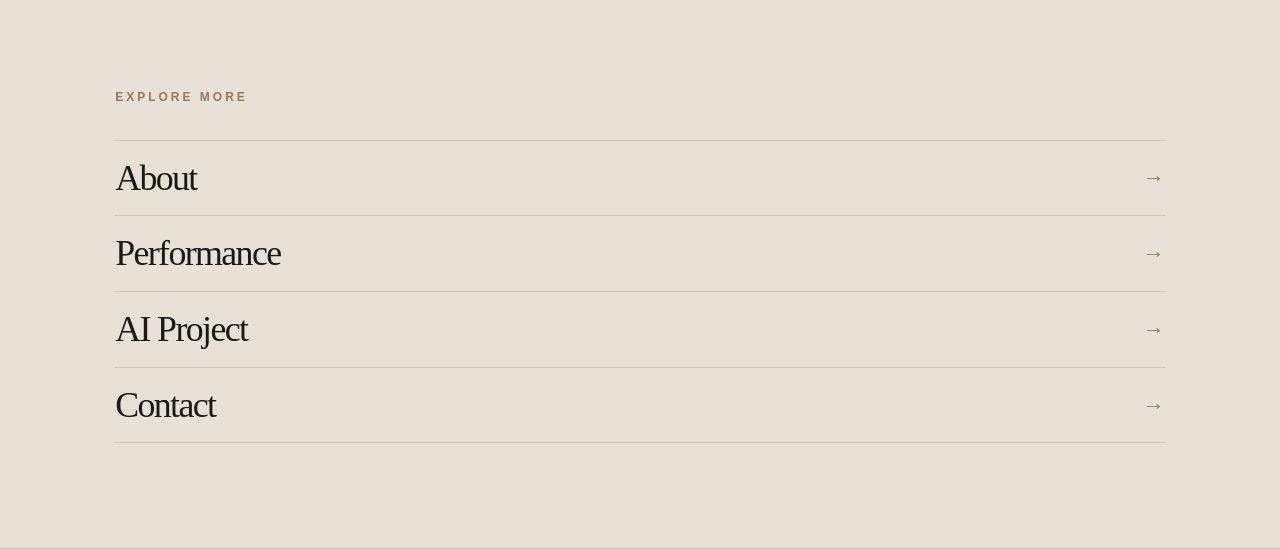
<file: teaching.html>
<!DOCTYPE html>
<html lang="en">

<head>
    <!-- Google tag (gtag.js) -->
<script async src="https://www.googletagmanager.com/gtag/js?id=G-LZW0ZGHKQL"></script>
<script>
  window.dataLayer = window.dataLayer || [];
  function gtag(){dataLayer.push(arguments);}
  gtag('js', new Date());

  gtag('config', 'G-LZW0ZGHKQL');
</script>
    <meta charset="UTF-8">

    <meta
        name="viewport"
        content="width=device-width, initial-scale=1.0"
    >

    <meta
        name="description"
        content="Teaching philosophy, experience, and areas of instruction of Jacky Y. Xu."
    >

    <title>Teaching | Jacky Y. Xu</title>

    <link rel="stylesheet" href="css/style.css">
    <link rel="stylesheet" href="css/teaching.css">
</head>

<body class="teaching-page">

    <header class="inner-header">

    <a
        class="logo"
        href="index.html"
        aria-label="Return to homepage"
    >
        JYX
    </a>

</header>

    <main>

        <!-- ================= HERO ================= -->

        <section class="teaching-hero">

            <p class="teaching-eyebrow">
                Music Education
            </p>

            <h1>
                Teaching
            </h1>

            <p class="teaching-hero-statement">
                Developing
                <br>
                Independent
                <br>
                Musicians.
            </p>

            <p class="teaching-hero-description">
                Music education built on curiosity, discipline,
                confidence, and thoughtful practice.
            </p>

        </section>


        <!-- ================= PHILOSOPHY ================= -->

        <section class="teaching-philosophy">

            <p class="section-label">
                Teaching Philosophy
            </p>

            <div class="philosophy-grid">

                <h2>
                    Understanding before memorization.
                </h2>

                <div class="philosophy-copy">

                    <p class="philosophy-lead">
                        Great teaching is not only about telling students
                        what to play. It is about helping them understand why.
                    </p>

                    <p>
                        Jacky Y. Xu’s teaching emphasizes musical understanding,
                        technical control, confidence, discipline, and the
                        ability to solve problems independently.
                    </p>

                    <p>
                        Rather than relying only on repetition or correction,
                        students are encouraged to recognize the causes behind
                        mistakes, evaluate their own playing, and make informed
                        musical decisions.
                    </p>

                    <p>
                        The goal is not simply to prepare for one examination,
                        audition, or performance. It is to develop the skills
                        and self-awareness needed for continued growth beyond
                        the classroom.
                    </p>

                </div>

            </div>

        </section>

<!-- ================= WHERE I TEACH ================= -->

<section class="where-i-teach">

    <div class="where-heading">

        <p class="section-label">
            Where I Teach
        </p>

        <h2>
            Teaching across academic, university,
            and private learning environments.
        </h2>

    </div>

    <div class="teaching-place-grid">

        <!-- KEIO -->

        <article class="teaching-place-card teaching-place-keio">

            <div class="institution-panel institution-panel-keio">

                <span>
                    Keio
                </span>

            </div>

            <div class="teaching-place-content">

                <p class="place-type">
                    Academic
                </p>

                <h3>
                    Keio
                </h3>

                <p class="place-role">
                    Music Teacher
                </p>

                <p class="place-location">
                    Purchase, New York
                </p>

                <p class="place-description">

                   Teaching basic music theory, introductory music history, and percussion enrichment, while developing students' rhythmic literacy, musicianship, ensemble skills, and confidence in performance.
              </p>

            </div>

        </article>


        <!-- NYU -->

        <article class="teaching-place-card teaching-place-nyu">

            <div class="institution-panel">

                <span>
                    NYU
                </span>

            </div>

            <div class="teaching-place-content">

                <p class="place-type">
                    University
                </p>

                <h3>
                    NYU
                </h3>

                <p class="place-role">
                    Percussion Instructor
                </p>

                <p class="place-location">
                    New York, New York
                </p>

                <p class="place-description">
                    Individual percussion instruction for undergraduate non-majors, including students with little or no prior percussion experience, with an emphasis on fundamental technique, rhythm, musicianship, and independent practice.
                </p>

            </div>

        </article>


        <!-- KIRIN -->

        <article class="teaching-place-card teaching-place-kirin">

            <div class="institution-panel institution-panel-kirin">

                <span>
                    Kirin
                </span>

            </div>

            <div class="teaching-place-content">

                <p class="place-type">
                    Private Studio
                </p>

                <h3>
                    Kirin
                </h3>

                <p class="place-role">
                    Percussion Teaching Artist
                </p>

                <p class="place-location">
                    Great Neck, New York
                </p>

                <p class="place-description">
                    Private and small-group instruction in percussion, musicianship, music theory, NYSSMA preparation, audition coaching, and long-term student development.
                </p>

            </div>

        </article>

    </div>

</section>

<!-- ================= AREAS OF INSTRUCTION ================= -->

        <section class="teaching-areas">

            <div class="areas-heading">

                <p class="section-label">
                    Areas of Instruction
                </p>

                <h2>
                    A broad approach to developing complete musicians.
                </h2>

            </div>

            <div class="areas-grid">

                <article class="area-card">

                    <span class="area-number">
                        01
                    </span>

                    <h3>
                        Percussion
                        <br>
                        Performance
                    </h3>

                    <ul>
                        <li>Snare Drum</li>
                        <li>Marimba and Keyboard Percussion</li>
                        <li>Timpani</li>
                        <li>Drum Set</li>
                    </ul>

                </article>


                <article class="area-card">

                    <span class="area-number">
                        02
                    </span>

                    <h3>
                        Musicianship
                    </h3>

                    <ul>
                        <li>Music Theory</li>
                        <li>Rhythm Reading</li>
                        <li>Sight Reading</li>
                        <li>Ear Training</li>
                    </ul>

                </article>


                <article class="area-card">

                    <span class="area-number">
                        03
                    </span>

                    <h3>
                        Audition
                        <br>
                        Preparation
                    </h3>

                    <ul>
                        <li>NYSSMA</li>
                        <li>School Auditions</li>
                        <li>College Preparation</li>
                        <li>Mock Auditions</li>
                    </ul>

                </article>


                <article class="area-card">

                    <span class="area-number">
                        04
                    </span>

                    <h3>
                        Professional
                        <br>
                        Skills
                    </h3>

                    <ul>
                        <li>Practice Strategy</li>
                        <li>Concert Preparation</li>
                        <li>Instrument Care</li>
                        <li>Professional Performance Process</li>
                    </ul>

                </article>

            </div>

        </section>


        <!-- ================= STUDENT DEVELOPMENT ================= -->

        <section class="student-development">

            <p class="section-label">
                Student Development
            </p>

            <div class="student-development-grid">

                <blockquote>
                    Students remember
                    how they learned,
                    not only what
                    they learned.
                </blockquote>

                <div class="student-development-copy">

                    <p>
                        Every student brings a different combination of
                        experience, motivation, learning style, and goals.
                    </p>

                    <p>
                        Jacky adapts instruction to the individual while
                        maintaining clear expectations for preparation,
                        responsibility, musical understanding, and long-term
                        development.
                    </p>

                    <p>
                        Students are encouraged to become active participants
                        in the learning process rather than passive recipients
                        of correction.
                    </p>

                </div>

            </div>

        </section>


        <!-- ================= TEACHING BEYOND THE LESSON ================= -->

        <section class="teaching-beyond">

            <div class="teaching-beyond-heading">

                <p class="section-label">
                    Teaching Beyond the Lesson
                </p>

                <h2>
                    Extending meaningful feedback beyond the classroom.
                </h2>

            </div>

            <div class="teaching-beyond-content">

                <p>
                    Jacky is developing an AI-powered percussion practice
                    assistant designed to help musicians receive useful,
                    musician-centered feedback between lessons.
                </p>

                <p>
                    The project explores how technology can support rhythm
                    recognition, timing analysis, targeted practice, and
                    greater independence without replacing the role of a
                    thoughtful teacher.
                </p>

                <a class="teaching-ai-link" href="ai.html">
                    Explore the AI Project
                    <span aria-hidden="true">→</span>
                </a>

            </div>

        </section>


        <!-- ================= CLOSING ================= -->

        <section class="teaching-closing">

            <p class="section-label">
                Approach
            </p>

            <blockquote>
                Every lesson should leave a student
                more independent than before.
            </blockquote>

        </section>


<!-- ================= NEXT PAGE ================= -->

<section class="next-page">

<p class="section-label">
    Explore More
</p>

    <a href="about.html">

        <span>
            About
        </span>

        <span aria-hidden="true">
            →
        </span>

    </a>

    <a href="performance.html">

        <span>
            Performance
        </span>

        <span aria-hidden="true">
            →
        </span>

    </a>

    <a href="ai.html">

        <span>
            AI Project
        </span>

        <span aria-hidden="true">
            →
        </span>

    </a>

    <a href="contact.html">

        <span>
            Contact
        </span>

        <span aria-hidden="true">
            →
        </span>

    </a>

</section>

    </main>

    <script src="script.js"></script>

</body>

</html>
</file>
<file: css/style.css>
/* ========================================
   Base
======================================== */

:root {
    --background: #f2eee7;
    --background-light: #faf8f4;
    --text-primary: #1b1917;
    --text-secondary: #6f655d;
    --accent: #9a765d;
    --border: rgba(27, 25, 23, 0.14);
}

* {
    box-sizing: border-box;
    margin: 0;
    padding: 0;
}

html {
    scroll-behavior: smooth;
}

body {
    background: var(--background);
    color: var(--text-primary);

    font-family:
        Arial,
        Helvetica,
        sans-serif;

    line-height: 1.5;
    overflow-x: hidden;
}

a {
    color: inherit;
}

/* ========================================
   Header
======================================== */

.site-header {
    position: fixed;
    top: 0;
    left: 0;
    z-index: 100;

    width: 100%;
    min-height: 80px;
    padding: 0 4%;

    display: flex;
    align-items: center;
    justify-content: flex-start;

    background: transparent;
}

.logo {
    color: var(--text-primary);

    font-family:
        Georgia,
        "Times New Roman",
        serif;

    font-size: 28px;
    font-weight: 600;
    letter-spacing: 0.08em;

    text-decoration: none;

    transition:
        opacity 0.25s ease,
        transform 0.25s ease;
}

.logo:hover {
    opacity: 0.7;
    transform: translateY(-2px);
}

/* ========================================
   Hero
======================================== */

.hero {
    position: relative;

    min-height: 100vh;
    padding: 120px 7% 75px;

    display: flex;
    align-items: center;
    justify-content: center;

    background:
        linear-gradient(
            135deg,
            #fbfaf7 0%,
            #eee8df 48%,
            #ddd1c4 100%
        );

    overflow: hidden;
}

.hero::before {
    position: absolute;
    inset: 0;

    background:
        linear-gradient(
            90deg,
            rgba(255, 255, 255, 0.52),
            transparent 35%,
            rgba(104, 76, 57, 0.08)
        );

    content: "";
}

.hero::after {
    position: absolute;
    bottom: -180px;
    left: 50%;

    width: 900px;
    height: 420px;

    background: rgba(99, 67, 46, 0.13);
    border-radius: 50%;
    filter: blur(50px);

    content: "";

    transform: translateX(-50%);
}

.background-glow {
    position: absolute;

    border-radius: 50%;
    filter: blur(60px);

    pointer-events: none;
}

.background-glow-left {
    top: 24%;
    left: -170px;

    width: 420px;
    height: 420px;

    background: rgba(255, 255, 255, 0.74);
}

.background-glow-right {
    right: -180px;
    bottom: 2%;

    width: 480px;
    height: 480px;

    background: rgba(112, 76, 52, 0.18);
}

.hero-content {
    position: relative;
    z-index: 2;

    width: min(1200px, 100%);

    text-align: center;
}

.hero-eyebrow {
    margin-bottom: 64px;

    color: var(--accent);

    font-size: 12px;
    font-weight: 600;
    letter-spacing: 0.24em;
    text-transform: uppercase;

    opacity: 0;

    animation:
        eyebrow-reveal
        1s
        cubic-bezier(.22,.61,.36,1)
        0.25s
        forwards;
}

.hero-name-link {
    display: inline-block;

    color: inherit;
    text-decoration: none;
}

.hero-name {
    color: var(--text-primary);

    font-family:
        Georgia,
        "Times New Roman",
        serif;

    font-size: clamp(70px, 12vw, 175px);
    font-weight: 400;
    letter-spacing: -0.045em;
    line-height: 0.88;

    opacity: 0;
    filter: blur(18px);

    transform:
        translateY(12px)
        scale(0.97);

    animation:
        reveal-name
        1.8s
        cubic-bezier(0.2, 0.7, 0.2, 1)
        0s
        forwards;

    transition:
        opacity 0.35s ease,
        transform 0.35s ease;
}

.hero-name-link:hover .hero-name {
    opacity: 0.82;
    transform: translateY(-3px);
}

.hero-divider {
    width: 0;
    height: 1px;

    margin: 42px auto 27px;

    background:
        linear-gradient(
            90deg,
            transparent,
            var(--accent),
            transparent
        );

    animation:
        grow-line
        0.8s
        ease
        0.35s
        forwards;
}

.hero-title {
    color: var(--text-secondary);

    font-size: clamp(14px, 1.5vw, 22px);
    font-weight: 500;
    letter-spacing: 0.24em;

    text-transform: uppercase;
}

.hero-title-links {
    display: flex;
    align-items: center;
    justify-content: center;

    gap: 18px;

    opacity: 0;

    animation:
        bottom-reveal
        0.7s
        cubic-bezier(.22,.61,.36,1)
        0.45s
        forwards;
}


.hero-title-links a {
    color: inherit;

    text-decoration: none;

    transition:
        color 0.25s ease,
        transform 0.25s ease;
}

.hero-title-links a:hover {
    color: var(--text-primary);
}

.hero-title-links span {
    opacity: 0.45;
}

/* ========================================
   Scroll indicator
======================================== */

.scroll-indicator {
    position: absolute;
    bottom: 28px;
    left: 50%;
    z-index: 3;

    display: flex;
    align-items: center;
    flex-direction: column;
    gap: 5px;

    color: var(--text-secondary);

    font-size: 10px;
    font-weight: 600;
    letter-spacing: 0.22em;

    text-decoration: none;
    text-transform: uppercase;

    opacity: 0;
    transform: translateX(-50%);

    animation:
        scroll-fade
        0.6s
        ease
        0.75s
        forwards;
}

.scroll-arrow {
    font-size: 21px;
    font-weight: 300;

    animation:
        arrow-float
        2.4s
        ease-in-out
        3.9s
        infinite;
}

/* ========================================
   Content sections
======================================== */

.content-section {
    min-height: 80vh;
    padding: 130px 10%;

    display: flex;
    align-items: flex-start;
    flex-direction: column;
    justify-content: center;

    background: var(--background-light);
    border-top: 1px solid var(--border);
}

.content-section:nth-child(odd) {
    background: var(--background);
}

.section-label {
    margin-bottom: 22px;

    color: var(--accent);

    font-size: 12px;
    font-weight: 700;
    letter-spacing: 0.25em;

    text-transform: uppercase;
}

.content-section h2 {
    max-width: 950px;

    font-family:
        Georgia,
        "Times New Roman",
        serif;

    font-size: clamp(42px, 6.5vw, 94px);
    font-weight: 400;
    letter-spacing: -0.045em;
    line-height: 1;
}

.section-description {
    max-width: 650px;
    margin-top: 32px;

    color: var(--text-secondary);

    font-size: 18px;
}

/* ========================================
   Homepage previews
======================================== */

.preview-description {
    max-width: 760px;
    line-height: 1.8;
}

.preview-highlights {
    width: 100%;
    max-width: 900px;
    margin-top: 42px;

    display: grid;
    grid-template-columns: repeat(2, minmax(0, 1fr));

    border-top: 1px solid var(--border);
}

.preview-highlights span {
    padding: 20px 18px 20px 0;

    color: var(--text-primary);

    font-family:
        Georgia,
        "Times New Roman",
        serif;

    font-size: clamp(20px, 2vw, 30px);
    line-height: 1.2;

    border-bottom: 1px solid var(--border);
}

.preview-highlights span:nth-child(odd) {
    padding-right: 28px;
    border-right: 1px solid var(--border);
}

.preview-highlights span:nth-child(even) {
    padding-left: 28px;
}

.read-more-link {
    display: inline-flex;
    align-items: center;
    gap: 12px;

    margin-top: 38px;
    padding-bottom: 8px;

    color: var(--text-primary);

    font-size: 11px;
    font-weight: 700;
    letter-spacing: 0.18em;

    text-decoration: none;
    text-transform: uppercase;

    border-bottom: 1px solid var(--accent);

    transition:
        gap 0.25s ease,
        opacity 0.25s ease;
}

.read-more-link:hover {
    gap: 18px;
    opacity: 0.68;
}

.email-link {
    margin-top: 34px;

    color: var(--accent);

    font-size: clamp(20px, 3vw, 38px);
    text-decoration: none;
}

.email-link:hover {
    text-decoration: underline;
}

/* ========================================
   Animations
======================================== */

.scroll-reveal {
    opacity: 0;
    transform: translateY(16px);

    transition:
        opacity 0.9s ease var(--reveal-delay, 0s),
        transform 0.9s cubic-bezier(0.22, 0.61, 0.36, 1)
        var(--reveal-delay, 0s);
}

.scroll-reveal.is-visible {
    opacity: 1;
    transform: translateY(0);
}

@keyframes reveal-name {
    from {
        opacity: 0;
        filter: blur(18px);

        transform:
            translateY(12px)
            scale(0.97);
    }

    to {
        opacity: 1;
        filter: blur(0);

        transform:
            translateY(0)
            scale(1);
    }
}

@keyframes eyebrow-reveal {

    from {
        opacity: 0;
        transform: translateY(-8px);
    }

    to {
        opacity: 1;
        transform: translateY(0);
    }

}

@keyframes bottom-reveal {

    from {
        opacity: 0;
        transform: translateY(8px);
    }

    to {
        opacity: 1;
        transform: translateY(0);
    }

}

@keyframes reveal-text {
    from {
        opacity: 0;
        transform: translateY(18px);
    }

    to {
        opacity: 1;
        transform: translateY(0);
    }
}

@keyframes grow-line {
    from {
        width: 0;
        opacity: 0;
    }

    to {
        width: min(600px, 70vw);
        opacity: 1;
    }
}

@keyframes simple-fade {
    from {
        opacity: 0;
    }

    to {
        opacity: 1;
    }
}
@keyframes scroll-fade {
    from {
        opacity: 0;
    }

    to {
        opacity: 1;
    }
}

@keyframes arrow-float {
    0%,
    100% {
        transform: translateY(0);
    }

    50% {
        transform: translateY(7px);
    }
}

/* ========================================
   Performance & Production
======================================== */

.experience-section {
    gap: 0;
}

.experience-introduction {
    max-width: 980px;
    margin-top: 34px;
}

.experience-introduction p {
    color: var(--text-secondary);

    font-size: 18px;
    line-height: 1.8;
}

.experience-introduction p + p {
    margin-top: 24px;
}

.experience-columns {
    width: 100%;
    max-width: 1200px;
    margin-top: 60px;

    display: grid;
    grid-template-columns: repeat(2, minmax(0, 1fr));
    gap: 120px;
}

.experience-group h3 {
    margin-bottom: 26px;

    color: var(--accent);

    font-size: 12px;
    font-weight: 700;
    letter-spacing: 0.25em;

    text-transform: uppercase;
}

.experience-list {
    list-style: none;
}

.experience-list li {
    padding: 17px 0;

    color: var(--text-primary);

    font-family:
        Georgia,
        "Times New Roman",
        serif;

    font-size: clamp(22px, 2.3vw, 36px);
    line-height: 1.15;

    border-bottom: 1px solid var(--border);
}

.experience-list li:first-child {
    border-top: 1px solid var(--border);
}

/* ========================================
   Responsive
======================================== */

@media (max-width: 900px) {
    .site-header {
        min-height: 72px;
        padding: 0 24px;
    }

    .hero {
        padding: 110px 24px 85px;
    }

    .hero-name {
        font-size: clamp(58px, 17vw, 110px);
        line-height: 0.94;
    }

    .hero-divider {
        margin-top: 34px;
        margin-bottom: 24px;
    }

    .hero-title-links {
        gap: 12px;
    }

    .hero-title {
        font-size: 12px;
        letter-spacing: 0.17em;
    }

    .content-section {
        min-height: 65vh;
        padding: 100px 24px;
    }
}

@keyframes mobile-fade-up {
    from {
        opacity: 0;
        transform: translateY(8px);
    }

    to {
        opacity: 1;
        transform: translateY(0);
    }
}

@keyframes mobile-scroll-fade {
    from {
        opacity: 0;
        transform: translateX(-50%);
    }

    to {
        opacity: 1;
        transform: translateX(-50%);
    }
}


/* ========================================
   Mobile
======================================== */
@media (max-width: 620px) {

    /* ========================================
       Basic Mobile Layout
    ======================================== */

    .logo {
        font-size: 24px;
    }

    .hero {
        min-height: 100svh;
    }

    .hero-name {
        font-size: clamp(54px, 16vw, 82px);
        filter: none;

        opacity: 0;
        transform: translateY(8px);

        animation:
            mobile-fade-up
            0.55s
            ease-out
            0.05s
            forwards;
    }

    .hero-eyebrow {
        opacity: 0;

        animation:
            mobile-fade-up
            0.45s
            ease-out
            0.15s
            forwards;
    }

    .hero-divider {
        animation:
            grow-line
            0.55s
            ease-out
            0.22s
            forwards;
    }

    .hero-title-links {
        max-width: 330px;
        margin-right: auto;
        margin-left: auto;

        flex-wrap: wrap;
        row-gap: 10px;

        opacity: 0;

        animation:
            mobile-fade-up
            0.45s
            ease-out
            0.3s
            forwards;
    }

    .hero-title-links a {
        font-size: 10px;
    }

    .scroll-indicator {
        opacity: 0;

        animation:
            mobile-scroll-fade
            0.4s
            ease-out
            0.5s
            forwards;
    }

    /* ========================================
       Remove Expensive Effects
    ======================================== */

    .background-glow {
        display: none;
    }

    .hero::after {
        display: none;
    }

    .scroll-arrow {
        animation: none;
    }


    /* ========================================
       Disable Scroll Reveal Animation
    ======================================== */

    .scroll-reveal,
    .scroll-reveal.is-visible {
        opacity: 1;
        transform: none;
        transition: none;
    }


    /* ========================================
       Mobile Preview Layout
    ======================================== */

    .preview-highlights {
        grid-template-columns: 1fr;
    }

    .preview-highlights span:nth-child(odd),
    .preview-highlights span:nth-child(even) {
        padding-right: 0;
        padding-left: 0;
        border-right: none;
    }

}

@media (prefers-reduced-motion: reduce) {

    html {
        scroll-behavior: auto;
    }

    *,
    *::before,
    *::after {
        animation-duration: 0.01ms !important;
        animation-delay: 0ms !important;
        animation-iteration-count: 1 !important;
    }

    .scroll-reveal {
        opacity: 1;
        transform: none;
        transition: none;
    }
}

/* ========================================
   Force Fixed Inner Header
======================================== */

header.inner-header {
    position: fixed !important;
    top: 0 !important;
    left: 0 !important;
    right: 0 !important;
    z-index: 99999 !important;

    width: 100% !important;
    height: 82px;

    display: flex;
    align-items: center;

    padding: 0 4%;
    pointer-events: none;
}

header.inner-header .logo {
    position: relative;
    z-index: 100000;

    pointer-events: auto;
}

@media (max-width: 620px) {
    header.inner-header {
        height: 70px;
        padding: 0 22px;
    }
}

/* ========================================
   Unified Explore Navigation
======================================== */

.next-page {
    padding: 90px 9% 105px !important;

    background: #e9e1d5 !important;
    border-bottom: 1px solid var(--border);
}

.next-page .section-label {
    margin-bottom: 34px;
}

.next-page a {
    min-height: 0 !important;
    margin-top: 0 !important;
    padding: 18px 0 !important;

    display: flex;
    align-items: center;
    justify-content: space-between;

    color: var(--text-primary);
    text-decoration: none;

    background: transparent !important;
    border-top: 1px solid var(--border);
    border-bottom: none !important;

    transition:
        padding 0.28s ease,
        background 0.28s ease;
}

.next-page a:last-child {
    border-bottom: 1px solid var(--border) !important;
}

.next-page a:hover {
    padding-right: 18px !important;
    padding-left: 18px !important;

    background: rgba(255, 255, 255, 0.24) !important;
}

.next-page a span:first-child {
    padding: 0 !important;

    font-family:
        Georgia,
        "Times New Roman",
        serif;

    font-size: clamp(24px, 2.8vw, 42px) !important;
    font-weight: 400;
    letter-spacing: -0.03em;
    line-height: 1.08;
}

.next-page a span:last-child {
    color: var(--accent);

    font-size: 22px !important;

    transition: transform 0.25s ease;
}

.next-page a:hover span:last-child {
    transform: translateX(7px);
}


/* ========================================
   Unified Explore Navigation — Mobile
======================================== */

@media (max-width: 620px) {

    .next-page {
        padding: 75px 24px 90px !important;
    }

    .next-page .section-label {
        margin-bottom: 28px;
    }

    .next-page a {
        padding: 17px 0 !important;
    }

    .next-page a span:first-child {
        font-size: 28px !important;
    }

    .next-page a span:last-child {
        font-size: 19px !important;
    }
}
</file>
<file: css/about.css>
/* ========================================
   About Page
======================================== */

.inner-page {
    background: var(--background-light);
}


/* ========================================
   About Hero
======================================== */

.about-hero {
    min-height: 72vh;
    padding: 145px 10% 95px;

    display: flex;
    flex-direction: column;
    justify-content: flex-end;
    align-items: flex-start;

    background:
        linear-gradient(
            135deg,
            #fbfaf7 0%,
            #eee8df 52%,
            #d6c4af 100%
        );

    border-bottom: 1px solid var(--border);
}

.about-hero-eyebrow {
    margin-bottom: 34px;

    color: var(--accent);

    font-size: 11px;
    font-weight: 700;
    letter-spacing: 0.25em;

    text-transform: uppercase;
}

.about-hero h1 {
    color: var(--text-primary);

    font-family:
        Georgia,
        "Times New Roman",
        serif;

    font-size: clamp(82px, 13vw, 190px);
    font-weight: 400;
    letter-spacing: -0.06em;
    line-height: 0.82;
}

.about-hero-introduction {
    max-width: 720px;
    margin-top: 48px;

    color: var(--text-secondary);

    font-family:
        Georgia,
        "Times New Roman",
        serif;

    font-size: clamp(24px, 2.7vw, 40px);
    line-height: 1.3;
}


/* ========================================
   Portrait + Story
======================================== */

.about-story {
    padding: 125px 10%;

    display: grid;
    grid-template-columns:
        minmax(240px, 0.68fr)
        minmax(430px, 1.32fr);

    align-items: start;
    gap: clamp(70px, 8vw, 130px);

    background: #f8f5ef;
    border-bottom: 1px solid var(--border);
}

.about-portrait-column {
    max-width: 420px;
}

.about-portrait-frame {
    width: 100%;
    overflow: hidden;

    background: var(--background);
    border: 1px solid var(--border);
}

.about-portrait-frame img {
    width: 100%;
    height: auto;

    display: block;
}

.about-portrait-caption {
    margin-top: 14px;

    color: var(--text-secondary);

    font-size: 10px;
    font-weight: 700;
    letter-spacing: 0.17em;

    text-transform: uppercase;
}

.about-story-copy {
    max-width: 760px;
    padding-top: 10px;
}

.about-story-copy p {
    color: var(--text-secondary);

    font-size: 18px;
    line-height: 1.85;
}

.about-story-copy p + p {
    margin-top: 28px;
}

.about-story-copy .about-lead {
    margin-bottom: 44px;

    color: var(--text-primary);

    font-family:
        Georgia,
        "Times New Roman",
        serif;

    font-size: clamp(32px, 3.7vw, 56px);
    letter-spacing: -0.035em;
    line-height: 1.18;
}


/* ========================================
   Facts
======================================== */

.about-facts {
    padding: 90px 10% 105px;

    background: #e9e1d5;
    border-bottom: 1px solid var(--border);
}

.about-facts-grid {
    width: 100%;
    max-width: 1380px;
    margin: 38px auto 0;

    display: grid;
    grid-template-columns: repeat(4, minmax(0, 1fr));
}

.about-fact {
    min-height: 180px;
    padding: 28px 30px;

    display: flex;
    flex-direction: column;
    justify-content: space-between;

    background: rgba(255, 255, 255, 0.18);

    border-top: 1px solid var(--border);
    border-right: 1px solid var(--border);
    border-bottom: 1px solid var(--border);
}

.about-fact:first-child {
    border-left: 1px solid var(--border);
}

.about-fact-label {
    color: var(--accent);

    font-size: 10px;
    font-weight: 700;
    letter-spacing: 0.22em;

    text-transform: uppercase;
}

.about-fact-value {
    margin-top: 34px;

    color: var(--text-primary);

    font-family:
        Georgia,
        "Times New Roman",
        serif;

    font-size: clamp(20px, 1.65vw, 27px);
    line-height: 1.25;
}


/* ========================================
   Explore
======================================== */

.about-explore {
    padding: 125px 10% 145px;

    background: #fbfaf7;
}

.about-explore-heading {
    display: grid;
    grid-template-columns: 0.65fr 1.35fr;

    align-items: start;
    gap: 70px;
}

.about-explore-heading h2 {
    max-width: 740px;

    font-family:
        Georgia,
        "Times New Roman",
        serif;

    font-size: clamp(50px, 6.5vw, 96px);
    font-weight: 400;
    letter-spacing: -0.05em;
    line-height: 0.94;
}

.about-explore-grid {
    margin-top: 70px;

    border-top: 1px solid var(--border);
}

.about-explore-card {
    min-height: 165px;
    padding: 30px 0;

    display: grid;
    grid-template-columns: 70px 1fr 45px;

    align-items: center;
    gap: 28px;

    color: var(--text-primary);
    text-decoration: none;

    border-bottom: 1px solid var(--border);

    transition:
        padding-left 0.28s ease,
        background 0.28s ease;
}

.about-explore-card:hover {
    padding-left: 20px;

    background: rgba(233, 225, 213, 0.38);
}

.about-card-number {
    color: var(--accent);

    font-size: 10px;
    font-weight: 700;
    letter-spacing: 0.2em;
}

.about-card-content h3 {
    font-family:
        Georgia,
        "Times New Roman",
        serif;

    font-size: clamp(28px, 3.5vw, 52px);
    font-weight: 400;
    letter-spacing: -0.03em;
    line-height: 1.05;
}

.about-card-content p {
    margin-top: 12px;

    color: var(--text-secondary);

    font-size: 15px;
    line-height: 1.6;
}

.about-card-arrow {
    color: var(--accent);

    font-size: 28px;

    transition: transform 0.25s ease;
}

.about-explore-card:hover .about-card-arrow {
    transform: translateX(7px);
}


/* ========================================
   Responsive — Tablet
======================================== */

@media (max-width: 900px) {

    .about-story {
        grid-template-columns: 1fr;
        gap: 60px;
    }

    .about-portrait-column {
        max-width: 520px;
    }

    .about-facts-grid {
        grid-template-columns: repeat(2, minmax(0, 1fr));
    }

    .about-fact:nth-child(3) {
        border-left: 1px solid var(--border);
    }

    .about-explore-heading {
        grid-template-columns: 1fr;
        gap: 24px;
    }
}


/* ========================================
   Responsive — Mobile
======================================== */

@media (max-width: 620px) {

    .about-hero {
        min-height: 64vh;
        padding: 118px 24px 70px;
    }

    .about-hero h1 {
        font-size: clamp(74px, 25vw, 118px);
    }

    .about-hero-introduction {
        margin-top: 38px;

        font-size: 23px;
    }

    .about-story,
    .about-facts,
    .about-explore {
        padding-right: 24px;
        padding-left: 24px;
    }

    .about-story {
        padding-top: 82px;
        padding-bottom: 90px;
    }

    .about-story-copy p {
        font-size: 16px;
    }

    .about-facts {
        padding-top: 75px;
        padding-bottom: 85px;
    }

    .about-facts-grid {
        grid-template-columns: 1fr;
    }

    .about-fact,
    .about-fact:first-child,
    .about-fact:nth-child(3) {
        min-height: 145px;

        border-right: 1px solid var(--border);
        border-left: 1px solid var(--border);
    }

    .about-fact + .about-fact {
        border-top: none;
    }

    .about-fact-value {
        margin-top: 26px;

        font-size: 23px;
    }

    .about-explore-card {
        min-height: 190px;

        grid-template-columns: 36px 1fr;
        gap: 18px;
    }

    .about-card-arrow {
        display: none;
    }
}
</file>
<file: css/ai.css>
/* ========================================
   AI Page
======================================== */

.ai-page {
    background: var(--background-light);
}


/* ========================================
   Hero
======================================== */

.ai-hero {
    min-height: 100vh;
    padding: 150px 9% 105px;

    display: flex;
    align-items: flex-start;
    flex-direction: column;
    justify-content: flex-end;

    background:
        radial-gradient(
            circle at 82% 18%,
            rgba(180, 145, 108, 0.22),
            transparent 31%
        ),
        linear-gradient(
            135deg,
            #fbfaf7 0%,
            #eee8df 52%,
            #d3c0aa 100%
        );

    border-bottom: 1px solid var(--border);
}

.ai-eyebrow {
    margin-bottom: 38px;

    color: var(--accent);

    font-size: 11px;
    font-weight: 700;
    letter-spacing: 0.25em;

    text-transform: uppercase;
}

.ai-hero h1 {
    max-width: 1350px;

    color: var(--text-primary);

    font-family:
        Georgia,
        "Times New Roman",
        serif;

    font-size: clamp(68px, 10.5vw, 162px);
    font-weight: 400;
    letter-spacing: -0.065em;
    line-height: 0.82;
}

.ai-hero h1 span {
    display: block;
    color: var(--text-secondary);
}

.ai-hero-copy {
    max-width: 780px;
    margin-top: 58px;

    color: var(--text-secondary);

    font-family:
        Georgia,
        "Times New Roman",
        serif;

    font-size: clamp(24px, 3vw, 44px);
    line-height: 1.25;
}


/* ========================================
   Why
======================================== */

.ai-why {
    padding: 140px 9% 150px;

    background: #faf8f4;
    border-bottom: 1px solid var(--border);
}

.ai-why-grid {
    display: grid;
    grid-template-columns:
        minmax(310px, 0.9fr)
        minmax(430px, 1.1fr);

    align-items: start;
    gap: clamp(70px, 9vw, 145px);
}

.ai-why h2 {
    max-width: 700px;

    font-family:
        Georgia,
        "Times New Roman",
        serif;

    font-size: clamp(46px, 5.7vw, 86px);
    font-weight: 400;
    letter-spacing: -0.047em;
    line-height: 0.98;
}

.ai-why-copy {
    max-width: 720px;
}

.ai-why-copy p,
.ai-product-copy p {
    color: var(--text-secondary);

    font-size: 18px;
    line-height: 1.85;
}

.ai-why-copy p + p,
.ai-product-copy p + p {
    margin-top: 28px;
}

.ai-why-copy .ai-lead,
.ai-product-copy .ai-product-lead {
    margin-bottom: 44px;

    color: var(--text-primary);

    font-family:
        Georgia,
        "Times New Roman",
        serif;

    font-size: clamp(29px, 3vw, 46px);
    letter-spacing: -0.028em;
    line-height: 1.24;
}


/* ========================================
   Product
======================================== */

.ai-product {
    padding: 135px 9% 155px;

    background: #e9e1d5;
    border-bottom: 1px solid var(--border);
}

.ai-product-heading,
.ai-capabilities-heading,
.ai-roadmap-heading {
    display: grid;
    grid-template-columns: 0.55fr 1.45fr;

    align-items: start;
    gap: 70px;
}

.ai-product-heading h2,
.ai-capabilities-heading h2,
.ai-roadmap-heading h2 {
    max-width: 940px;

    font-family:
        Georgia,
        "Times New Roman",
        serif;

    font-size: clamp(50px, 6vw, 94px);
    font-weight: 400;
    letter-spacing: -0.05em;
    line-height: 0.96;
}

.ai-product-grid {
    margin-top: 90px;

    display: grid;
    grid-template-columns:
        minmax(430px, 1.15fr)
        minmax(320px, 0.85fr);

    align-items: start;
    gap: clamp(65px, 8vw, 125px);
}

.ai-interface {
    overflow: hidden;

    background: #1c1b19;
    border: 1px solid rgba(255, 255, 255, 0.14);
    border-radius: 3px;

    box-shadow:
        0 34px 80px rgba(47, 38, 28, 0.16);
}

.ai-interface-header {
    min-height: 58px;
    padding: 0 22px;

    display: flex;
    align-items: center;
    justify-content: space-between;

    color: rgba(255, 255, 255, 0.7);

    font-size: 10px;
    font-weight: 700;
    letter-spacing: 0.14em;

    text-transform: uppercase;

    border-bottom: 1px solid rgba(255, 255, 255, 0.13);
}

.ai-interface-body {
    padding: clamp(32px, 5vw, 70px);
}

.interface-label {
    color: #c9a77e;

    font-size: 10px;
    font-weight: 700;
    letter-spacing: 0.2em;

    text-transform: uppercase;
}

.ai-interface h3 {
    margin-top: 30px;

    color: #faf8f4;

    font-family:
        Georgia,
        "Times New Roman",
        serif;

    font-size: clamp(34px, 4.5vw, 68px);
    font-weight: 400;
    letter-spacing: -0.045em;
    line-height: 1;
}

.interface-result {
    max-width: 650px;
    margin-top: 32px;

    color: rgba(255, 255, 255, 0.68);

    font-size: 16px;
    line-height: 1.8;
}

.interface-metrics {
    margin-top: 55px;

    display: grid;
    grid-template-columns: repeat(3, minmax(0, 1fr));

    border-top: 1px solid rgba(255, 255, 255, 0.13);
    border-left: 1px solid rgba(255, 255, 255, 0.13);
}

.interface-metrics div {
    min-height: 120px;
    padding: 20px;

    display: flex;
    flex-direction: column;
    justify-content: space-between;

    border-right: 1px solid rgba(255, 255, 255, 0.13);
    border-bottom: 1px solid rgba(255, 255, 255, 0.13);
}

.interface-metrics span {
    color: rgba(255, 255, 255, 0.46);

    font-size: 9px;
    font-weight: 700;
    letter-spacing: 0.16em;

    text-transform: uppercase;
}

.interface-metrics strong {
    color: rgba(255, 255, 255, 0.88);

    font-size: 13px;
    font-weight: 500;
    line-height: 1.4;
}

.ai-product-copy {
    max-width: 650px;
    padding-top: 10px;
}


/* ========================================
   Capabilities
======================================== */

.ai-capabilities {
    padding: 135px 9% 155px;

    background: #faf8f4;
    border-bottom: 1px solid var(--border);
}

.capabilities-grid {
    margin-top: 85px;

    display: grid;
    grid-template-columns: repeat(3, minmax(0, 1fr));

    border-top: 1px solid var(--border);
    border-left: 1px solid var(--border);
}

.capability-card {
    min-height: 330px;
    padding: 30px;

    border-right: 1px solid var(--border);
    border-bottom: 1px solid var(--border);

    transition:
        background 0.3s ease,
        transform 0.3s ease;
}

.capability-card:hover {
    background: #f2eee7;
    transform: translateY(-3px);
}

.capability-number,
.principle > span {
    color: var(--accent);

    font-size: 10px;
    font-weight: 700;
    letter-spacing: 0.18em;
}

.capability-card h3,
.principle h3 {
    margin-top: 55px;

    color: var(--text-primary);

    font-family:
        Georgia,
        "Times New Roman",
        serif;

    font-size: clamp(28px, 3vw, 46px);
    font-weight: 400;
    letter-spacing: -0.035em;
    line-height: 1.04;
}

.capability-card p,
.principle p {
    margin-top: 32px;

    color: var(--text-secondary);

    font-size: 15px;
    line-height: 1.75;
}


/* ========================================
   Principles
======================================== */

.ai-principles {
    padding: 140px 9% 155px;

    background: #f2eee7;
    border-bottom: 1px solid var(--border);
}

.principles-grid {
    display: grid;
    grid-template-columns: repeat(2, minmax(0, 1fr));

    border-top: 1px solid var(--border);
    border-left: 1px solid var(--border);
}

.principle {
    min-height: 350px;
    padding: 34px;

    border-right: 1px solid var(--border);
    border-bottom: 1px solid var(--border);
}


/* ========================================
   Roadmap
======================================== */

.ai-roadmap {
    padding: 135px 9% 155px;

    background: #e9e1d5;
    border-bottom: 1px solid var(--border);
}

.roadmap-list {
    margin-top: 90px;

    border-top: 1px solid var(--border);
}

.roadmap-item {
    min-height: 170px;
    padding: 30px 0;

    display: grid;
    grid-template-columns: 90px 1fr 0.8fr;

    align-items: center;
    gap: 35px;

    border-bottom: 1px solid var(--border);
}

.roadmap-stage {
    color: var(--accent);

    font-size: 10px;
    font-weight: 700;
    letter-spacing: 0.17em;

    text-transform: uppercase;
}

.roadmap-item h3 {
    color: var(--text-primary);

    font-family:
        Georgia,
        "Times New Roman",
        serif;

    font-size: clamp(28px, 3.5vw, 55px);
    font-weight: 400;
    letter-spacing: -0.038em;
    line-height: 1.04;
}

.roadmap-item p {
    color: var(--text-secondary);

    font-size: 15px;
    line-height: 1.7;
}


/* ========================================
   Closing
======================================== */

.ai-closing {
    padding: 150px 12%;

    background:
        linear-gradient(
            135deg,
            #d4c2ad 0%,
            #eee8df 55%,
            #faf8f4 100%
        );

    border-bottom: 1px solid var(--border);
}

.ai-closing blockquote {
    max-width: 1150px;
    margin-top: 42px;

    color: var(--text-primary);

    font-family:
        Georgia,
        "Times New Roman",
        serif;

    font-size: clamp(46px, 6.2vw, 94px);
    letter-spacing: -0.05em;
    line-height: 1.03;
}


/* ========================================
   Next Page
======================================== */

.next-page {
    padding: 115px 9% 135px;

    background: #faf8f4;
}

.next-page a {
    margin-top: 35px;

    display: flex;
    align-items: center;
    justify-content: space-between;

    color: var(--text-primary);
    text-decoration: none;

    border-top: 1px solid var(--border);
    border-bottom: 1px solid var(--border);

    transition:
        padding 0.3s ease,
        background 0.3s ease;
}

.next-page a:hover {
    padding-right: 20px;
    padding-left: 20px;

    background: rgba(233, 225, 213, 0.4);
}

.next-page a span:first-child {
    padding: 32px 0;

    font-family:
        Georgia,
        "Times New Roman",
        serif;

    font-size: clamp(40px, 6vw, 92px);
    letter-spacing: -0.045em;
}

.next-page a span:last-child {
    color: var(--accent);
    font-size: 36px;

    transition: transform 0.25s ease;
}

.next-page a:hover span:last-child {
    transform: translateX(8px);
}


/* ========================================
   Entrance Animation
======================================== */

.ai-hero > * {
    opacity: 0;
    transform: translateY(14px);

    animation:
        ai-reveal
        0.9s
        cubic-bezier(0.22, 0.61, 0.36, 1)
        forwards;
}

.ai-hero > *:nth-child(1) {
    animation-delay: 0.08s;
}

.ai-hero > *:nth-child(2) {
    animation-delay: 0.2s;
}

.ai-hero > *:nth-child(3) {
    animation-delay: 0.34s;
}

@keyframes ai-reveal {
    to {
        opacity: 1;
        transform: translateY(0);
    }
}


/* ========================================
   Responsive
======================================== */

@media (max-width: 950px) {

    .ai-why-grid,
    .ai-product-heading,
    .ai-product-grid,
    .ai-capabilities-heading,
    .ai-roadmap-heading {
        grid-template-columns: 1fr;
        gap: 42px;
    }

    .capabilities-grid {
        grid-template-columns: repeat(2, minmax(0, 1fr));
    }

    .roadmap-item {
        grid-template-columns: 70px 1fr;
    }

    .roadmap-item p {
        grid-column: 2;
    }
}

@media (max-width: 620px) {

    .ai-hero {
        min-height: 82vh;
        padding: 122px 24px 75px;
    }

    .ai-hero h1 {
        font-size: clamp(54px, 17vw, 88px);
        line-height: 0.9;
    }

    .ai-hero-copy {
        margin-top: 42px;
        font-size: 23px;
    }

    .ai-why,
    .ai-product,
    .ai-capabilities,
    .ai-principles,
    .ai-roadmap,
    .ai-closing,
    .next-page {
        padding-right: 24px;
        padding-left: 24px;
    }

    .ai-why,
    .ai-product,
    .ai-capabilities,
    .ai-principles,
    .ai-roadmap {
        padding-top: 100px;
        padding-bottom: 115px;
    }

    .ai-why-copy p,
    .ai-product-copy p {
        font-size: 16px;
    }

    .ai-product-grid,
    .capabilities-grid {
        margin-top: 60px;
    }

    .interface-metrics {
        grid-template-columns: 1fr;
    }

    .capabilities-grid,
    .principles-grid {
        grid-template-columns: 1fr;
    }

    .capability-card,
    .principle {
        min-height: 290px;
        padding: 25px;
    }

    .roadmap-list {
        margin-top: 60px;
    }

    .roadmap-item {
        grid-template-columns: 1fr;
        gap: 14px;
    }

    .roadmap-item p {
        grid-column: auto;
    }

    .ai-closing {
        padding-top: 110px;
        padding-bottom: 115px;
    }

    .next-page {
        padding-top: 90px;
        padding-bottom: 105px;
    }
}

@media (prefers-reduced-motion: reduce) {

    .ai-hero > * {
        opacity: 1;
        transform: none;
        animation: none;
    }
}
</file>
<file: css/contact.css>
/* ========================================
   Contact Page
======================================== */

.contact-page {
    background: var(--background-light);
}


/* ========================================
   Hero
======================================== */

.contact-hero {
    min-height: 94vh;
    padding: 150px 9% 105px;

    display: flex;
    align-items: flex-start;
    flex-direction: column;
    justify-content: flex-end;

    background:
        radial-gradient(
            circle at 78% 24%,
            rgba(190, 155, 117, 0.22),
            transparent 32%
        ),
        linear-gradient(
            135deg,
            #fbfaf7 0%,
            #ede6dc 52%,
            #d4c1ab 100%
        );

    border-bottom: 1px solid var(--border);
}

.contact-eyebrow {
    margin-bottom: 38px;

    color: var(--accent);

    font-size: 11px;
    font-weight: 700;
    letter-spacing: 0.25em;

    text-transform: uppercase;
}

.contact-hero h1 {
    color: var(--text-primary);

    font-family:
        Georgia,
        "Times New Roman",
        serif;

    font-size: clamp(90px, 16vw, 225px);
    font-weight: 400;
    letter-spacing: -0.07em;
    line-height: 0.78;
}

.contact-hero h1 span {
    display: block;
    color: var(--text-secondary);
}

.contact-introduction {
    max-width: 760px;
    margin-top: 60px;

    color: var(--text-secondary);

    font-family:
        Georgia,
        "Times New Roman",
        serif;

    font-size: clamp(25px, 3.2vw, 46px);
    line-height: 1.25;
}


/* ========================================
   Contact Details
======================================== */

.contact-details {
    padding: 140px 9% 155px;

    background: #faf8f4;
    border-bottom: 1px solid var(--border);
}

.contact-details-grid {
    display: grid;
    grid-template-columns:
        minmax(300px, 0.8fr)
        minmax(470px, 1.2fr);

    align-items: start;
    gap: clamp(70px, 9vw, 145px);
}

.contact-statement h2 {
    max-width: 650px;

    font-family:
        Georgia,
        "Times New Roman",
        serif;

    font-size: clamp(50px, 6vw, 94px);
    font-weight: 400;
    letter-spacing: -0.05em;
    line-height: 0.96;
}

.contact-statement p {
    max-width: 560px;
    margin-top: 38px;

    color: var(--text-secondary);

    font-size: 17px;
    line-height: 1.8;
}

.contact-methods {
    border-top: 1px solid var(--border);
}

.contact-method {
    min-height: 145px;
    padding: 26px 0;

    display: grid;
    grid-template-columns: 120px 1fr 35px;

    align-items: center;
    gap: 25px;

    color: var(--text-primary);
    text-decoration: none;

    border-bottom: 1px solid var(--border);

    transition:
        padding 0.28s ease,
        background 0.28s ease;
}

a.contact-method:hover {
    padding-right: 18px;
    padding-left: 18px;

    background: #f2eee7;
}

.contact-method-label {
    color: var(--accent);

    font-size: 10px;
    font-weight: 700;
    letter-spacing: 0.18em;

    text-transform: uppercase;
}

.contact-method-value {
    overflow-wrap: anywhere;

    font-family:
        Georgia,
        "Times New Roman",
        serif;

    font-size: clamp(23px, 3vw, 44px);
    letter-spacing: -0.03em;
    line-height: 1.12;
}

.contact-method-arrow {
    color: var(--accent);
    font-size: 28px;

    transition: transform 0.25s ease;
}

a.contact-method:hover .contact-method-arrow {
    transform: translateX(7px);
}


/* ========================================
   Inquiries
======================================== */

.contact-inquiries {
    padding: 135px 9% 155px;

    background: #e9e1d5;
    border-bottom: 1px solid var(--border);
}

.inquiries-heading {
    display: grid;
    grid-template-columns: 0.55fr 1.45fr;

    align-items: start;
    gap: 70px;
}

.inquiries-heading h2 {
    max-width: 930px;

    font-family:
        Georgia,
        "Times New Roman",
        serif;

    font-size: clamp(50px, 6vw, 94px);
    font-weight: 400;
    letter-spacing: -0.05em;
    line-height: 0.96;
}

.inquiries-grid {
    margin-top: 85px;

    display: grid;
    grid-template-columns: repeat(2, minmax(0, 1fr));

    border-top: 1px solid var(--border);
    border-left: 1px solid var(--border);
}

.inquiry-card {
    min-height: 310px;
    padding: 32px;

    border-right: 1px solid var(--border);
    border-bottom: 1px solid var(--border);

    transition:
        background 0.3s ease,
        transform 0.3s ease;
}

.inquiry-card:hover {
    background: rgba(255, 255, 255, 0.25);
    transform: translateY(-3px);
}

.inquiry-number {
    color: var(--accent);

    font-size: 10px;
    font-weight: 700;
    letter-spacing: 0.18em;
}

.inquiry-card h3 {
    margin-top: 58px;

    color: var(--text-primary);

    font-family:
        Georgia,
        "Times New Roman",
        serif;

    font-size: clamp(32px, 4vw, 62px);
    font-weight: 400;
    letter-spacing: -0.04em;
    line-height: 1.02;
}

.inquiry-card p {
    max-width: 520px;
    margin-top: 34px;

    color: var(--text-secondary);

    font-size: 15px;
    line-height: 1.75;
}


/* ========================================
   Direct Contact
======================================== */

.contact-direct {
    padding: 125px 9% 145px;

    background: #f2eee7;
    border-bottom: 1px solid var(--border);
}

.contact-direct a {
    margin-top: 40px;

    display: flex;
    align-items: center;
    justify-content: space-between;

    color: var(--text-primary);
    text-decoration: none;

    border-top: 1px solid var(--border);
    border-bottom: 1px solid var(--border);

    transition:
        padding 0.3s ease,
        background 0.3s ease;
}

.contact-direct a:hover {
    padding-right: 20px;
    padding-left: 20px;

    background: rgba(255, 255, 255, 0.28);
}

.contact-direct a span:first-child {
    padding: 35px 0;

    font-family:
        Georgia,
        "Times New Roman",
        serif;

    font-size: clamp(48px, 8vw, 120px);
    letter-spacing: -0.055em;
}

.contact-direct a span:last-child {
    color: var(--accent);
    font-size: 40px;

    transition: transform 0.25s ease;
}

.contact-direct a:hover span:last-child {
    transform: translateX(8px);
}


/* ========================================
   Closing
======================================== */

.contact-closing {
    min-height: 65vh;
    padding: 120px 9%;

    display: flex;
    align-items: flex-start;
    flex-direction: column;
    justify-content: flex-end;

    background:
        linear-gradient(
            135deg,
            #2b2824 0%,
            #191816 100%
        );
}

.contact-closing p {
    max-width: 1200px;

    color: #f4efe7;

    font-family:
        Georgia,
        "Times New Roman",
        serif;

    font-size: clamp(60px, 11vw, 170px);
    letter-spacing: -0.065em;
    line-height: 0.88;
}

.contact-closing a {
    display: inline-flex;
    align-items: center;

    gap: 12px;
    margin-top: 55px;
    padding-bottom: 8px;

    color: rgba(255, 255, 255, 0.68);

    font-size: 10px;
    font-weight: 700;
    letter-spacing: 0.18em;

    text-decoration: none;
    text-transform: uppercase;

    border-bottom: 1px solid rgba(255, 255, 255, 0.28);

    transition:
        gap 0.25s ease,
        color 0.25s ease;
}

.contact-closing a:hover {
    gap: 18px;
    color: #ffffff;
}


/* ========================================
   Entrance Animation
======================================== */

.contact-hero > * {
    opacity: 0;
    transform: translateY(14px);

    animation:
        contact-reveal
        0.9s
        cubic-bezier(0.22, 0.61, 0.36, 1)
        forwards;
}

.contact-hero > *:nth-child(1) {
    animation-delay: 0.08s;
}

.contact-hero > *:nth-child(2) {
    animation-delay: 0.2s;
}

.contact-hero > *:nth-child(3) {
    animation-delay: 0.34s;
}

@keyframes contact-reveal {
    to {
        opacity: 1;
        transform: translateY(0);
    }
}


/* ========================================
   Responsive
======================================== */

@media (max-width: 950px) {

    .contact-details-grid,
    .inquiries-heading {
        grid-template-columns: 1fr;
        gap: 45px;
    }
}

@media (max-width: 620px) {

    .contact-hero {
        min-height: 76vh;
        padding: 122px 24px 75px;
    }

    .contact-hero h1 {
        font-size: clamp(76px, 25vw, 122px);
        line-height: 0.85;
    }

    .contact-introduction {
        margin-top: 42px;
        font-size: 23px;
    }

    .contact-details,
    .contact-inquiries,
    .contact-direct,
    .contact-closing {
        padding-right: 24px;
        padding-left: 24px;
    }

    .contact-details,
    .contact-inquiries {
        padding-top: 100px;
        padding-bottom: 115px;
    }

    .contact-method {
        grid-template-columns: 1fr;
        gap: 12px;
    }

    .contact-method-arrow {
        display: none;
    }

    .inquiries-grid {
        grid-template-columns: 1fr;
        margin-top: 60px;
    }

    .inquiry-card {
        min-height: 280px;
        padding: 25px;
    }

    .contact-direct {
        padding-top: 100px;
        padding-bottom: 115px;
    }

    .contact-closing {
        min-height: 55vh;
        padding-top: 100px;
        padding-bottom: 80px;
    }
}

@media (prefers-reduced-motion: reduce) {

    .contact-hero > * {
        opacity: 1;
        transform: none;
        animation: none;
    }
}

/* ========================================
   Compact Contact Layout
======================================== */

.contact-hero {
    min-height: 72vh;
    padding-top: 135px;
    padding-bottom: 85px;
}

.contact-details {
    padding-top: 110px;
    padding-bottom: 125px;
}

.contact-method-areas {
    font-size: clamp(20px, 2.2vw, 34px);
    line-height: 1.3;
}


/* ========================================
   Contact Explore
======================================== */

.contact-explore {
    padding: 100px 9% 120px;

    background: #e9e1d5;
    border-bottom: 1px solid var(--border);
}

.contact-explore-links {
    margin-top: 36px;

    border-top: 1px solid var(--border);
}

.contact-explore-links a {
    padding: 18px 0;

    display: flex;
    align-items: center;
    justify-content: space-between;

    color: var(--text-primary);
    text-decoration: none;

    border-bottom: 1px solid var(--border);

    transition:
        padding 0.28s ease,
        background 0.28s ease;
}

.contact-explore-links a:hover {
    padding-right: 18px;
    padding-left: 18px;

    background: rgba(255, 255, 255, 0.24);
}

.contact-explore-links a span:first-child {
    font-family:
        Georgia,
        "Times New Roman",
        serif;

    font-size: clamp(24px, 2.8vw, 42px);
    letter-spacing: -0.03em;
    line-height: 1.05;
}

.contact-explore-links a span:last-child {
    color: var(--accent);
    font-size: 22px;

    transition: transform 0.25s ease;
}

.contact-explore-links a:hover span:last-child {
    transform: translateX(7px);
}


@media (max-width: 620px) {

    .contact-hero {
        min-height: 66vh;
        padding-top: 120px;
        padding-bottom: 70px;
    }

    .contact-details {
        padding-top: 90px;
        padding-bottom: 100px;
    }

    .contact-explore {
        padding: 80px 24px 95px;
    }

    .contact-explore-links a {
        padding: 22px 0;
    }

    .contact-explore-links a span:first-child {
        font-size: 34px;
    }
}
</file>
<file: css/performance.css>
/* ========================================
   Performance Page
======================================== */

.performance-page {
    background: var(--background-light);
}


/* ========================================
   Header
======================================== */

.performance-header {
    position: absolute;
    top: 0;
    left: 0;
    z-index: 100;

    width: 100%;
    min-height: 82px;
    padding: 0 4%;

    display: flex;
    align-items: center;
    justify-content: space-between;
}

.back-link {
    color: var(--text-secondary);

    font-size: 10px;
    font-weight: 700;
    letter-spacing: 0.18em;

    text-decoration: none;
    text-transform: uppercase;

    transition:
        color 0.25s ease,
        opacity 0.25s ease;
}

.back-link:hover {
    color: var(--text-primary);
    opacity: 0.7;
}


/* ========================================
   Hero
======================================== */

.performance-hero {
    min-height: 94vh;
    padding: 155px 9% 105px;

    display: flex;
    align-items: flex-start;
    flex-direction: column;
    justify-content: flex-end;

    background:
        linear-gradient(
            135deg,
            #fbfaf7 0%,
            #eee8df 48%,
            #d5c1ac 100%
        );

    border-bottom: 1px solid var(--border);
}

.performance-eyebrow {
    margin-bottom: 38px;

    color: var(--accent);

    font-size: 11px;
    font-weight: 700;
    letter-spacing: 0.25em;

    text-transform: uppercase;
}

.performance-hero h1 {
    max-width: 1350px;

    color: var(--text-primary);

    font-family:
        Georgia,
        "Times New Roman",
        serif;

    font-size: clamp(72px, 11vw, 170px);
    font-weight: 400;
    letter-spacing: -0.065em;
    line-height: 0.82;
}

.performance-hero h1 span {
    display: block;
    color: var(--text-secondary);
}

.performance-hero-copy {
    max-width: 760px;
    margin-top: 58px;

    color: var(--text-secondary);

    font-size: 18px;
    line-height: 1.8;
}


/* ========================================
   Introduction
======================================== */

.performance-intro {
    padding: 140px 9% 150px;

    background: #faf8f4;
    border-bottom: 1px solid var(--border);
}

.performance-intro-grid {
    display: grid;
    grid-template-columns:
        minmax(300px, 0.9fr)
        minmax(430px, 1.1fr);

    align-items: start;
    gap: clamp(70px, 9vw, 145px);
}

.performance-intro h2 {
    max-width: 680px;

    font-family:
        Georgia,
        "Times New Roman",
        serif;

    font-size: clamp(46px, 5.7vw, 86px);
    font-weight: 400;
    letter-spacing: -0.047em;
    line-height: 0.98;
}

.performance-intro-copy {
    max-width: 720px;
}

.performance-intro-copy p {
    color: var(--text-secondary);

    font-size: 18px;
    line-height: 1.85;
}

.performance-intro-copy p + p {
    margin-top: 28px;
}

.performance-intro-copy .performance-intro-lead {
    margin-bottom: 44px;

    color: var(--text-primary);

    font-family:
        Georgia,
        "Times New Roman",
        serif;

    font-size: clamp(29px, 3vw, 46px);
    letter-spacing: -0.028em;
    line-height: 1.24;
}


/* ========================================
   Selected Experience
======================================== */

.selected-experience {
    padding: 135px 9% 155px;

    background: #e9e1d5;
    border-bottom: 1px solid var(--border);
}

.experience-heading {
    display: grid;
    grid-template-columns: 0.55fr 1.45fr;

    align-items: start;
    gap: 70px;
}

.experience-heading h2 {
    max-width: 930px;

    font-family:
        Georgia,
        "Times New Roman",
        serif;

    font-size: clamp(50px, 6vw, 94px);
    font-weight: 400;
    letter-spacing: -0.05em;
    line-height: 0.96;
}

.experience-columns {
    margin-top: 90px;

    display: grid;
    grid-template-columns: repeat(2, minmax(0, 1fr));

    align-items: start;
    gap: clamp(65px, 8vw, 125px);
}

.experience-column-label {
    margin-bottom: 26px;

    color: var(--accent);

    font-size: 11px;
    font-weight: 700;
    letter-spacing: 0.23em;

    text-transform: uppercase;
}

.experience-list {
    border-top: 1px solid var(--border);
}

.experience-item {
    min-height: 155px;
    padding: 29px 0;

    border-bottom: 1px solid var(--border);

    transition:
        padding-left 0.28s ease,
        background 0.28s ease;
}

.experience-item:hover {
    padding-left: 16px;
    background: rgba(255, 255, 255, 0.22);
}

.experience-item h3 {
    color: var(--text-primary);

    font-family:
        Georgia,
        "Times New Roman",
        serif;

    font-size: clamp(25px, 2.7vw, 42px);
    font-weight: 400;
    letter-spacing: -0.03em;
    line-height: 1.05;
}

.experience-role {
    margin-top: 15px;

    color: var(--text-primary);

    font-size: 11px;
    font-weight: 700;
    letter-spacing: 0.13em;

    text-transform: uppercase;
}

.experience-context {
    margin-top: 7px;

    color: var(--text-secondary);

    font-size: 12px;
    letter-spacing: 0.07em;

    text-transform: uppercase;
}


/* ========================================
   Featured Project
======================================== */

.featured-project {
    padding: 140px 9% 155px;

    background: #faf8f4;
    border-bottom: 1px solid var(--border);
}

.featured-project-heading {
    display: grid;
    grid-template-columns: 0.55fr 1.45fr;

    align-items: start;
    gap: 70px;
}

.featured-project-heading h2 {
    max-width: 930px;

    font-family:
        Georgia,
        "Times New Roman",
        serif;

    font-size: clamp(52px, 7vw, 108px);
    font-weight: 400;
    letter-spacing: -0.055em;
    line-height: 0.94;
}

.featured-project-subtitle {
    margin-top: 18px;

    color: var(--accent);

    font-size: 12px;
    font-weight: 600;
    letter-spacing: 0.24em;
    text-transform: uppercase;
}

.featured-project-grid {
    margin-top: 85px;

    display: grid;
    grid-template-columns:
        minmax(330px, 0.85fr)
        minmax(380px, 1.15fr);

    align-items: start;
    gap: clamp(65px, 8vw, 125px);
}

.featured-project-figure {
    width: 100%;
    max-width: 560px;
}

.featured-project-image {
    width: 100%;
    aspect-ratio: 3 / 4;

    overflow: hidden;

    background: #e9e1d5;
    border: 1px solid var(--border);
}

.featured-project-image img {
    width: 100%;
    height: 100%;

    display: block;

    object-fit: contain;
    object-position: center;

    transition:
        opacity 0.4s ease,
        transform 0.65s cubic-bezier(0.22, 0.61, 0.36, 1);
}

.featured-project-figure:hover img {
    opacity: 0.96;
    transform: scale(1.01);
}

.featured-project-figure figcaption {
    margin-top: 16px;

    color: var(--text-secondary);

    font-size: 10px;
    font-weight: 600;
    letter-spacing: 0.1em;
    line-height: 1.7;

    text-transform: uppercase;
}

.featured-project-figure figcaption span {
    display: block;

    color: var(--text-primary);
    font-weight: 700;
}

.featured-project-copy {
    max-width: 720px;
    padding-top: 10px;
}

.featured-project-copy p {
    color: var(--text-secondary);

    font-size: 18px;
    line-height: 1.85;
}

.featured-project-copy p + p {
    margin-top: 28px;
}

.featured-project-copy .featured-project-lead {
    margin-bottom: 44px;

    color: var(--text-primary);

    font-family:
        Georgia,
        "Times New Roman",
        serif;

    font-size: clamp(30px, 3.5vw, 54px);
    letter-spacing: -0.035em;
    line-height: 1.18;
}

/* ========================================
   Selected Moments
======================================== */

.performance-moments {
    padding: 135px 9% 150px;

    background: #e9e1d5;
    border-bottom: 1px solid var(--border);
}


/* Heading */

.performance-moments-heading {
    display: grid;
    grid-template-columns: 0.55fr 1.45fr;

    align-items: start;
    gap: 70px;
}

.performance-moments-heading h2 {
    max-width: 930px;

    color: var(--text-primary);

    font-family:
        Georgia,
        "Times New Roman",
        serif;

    font-size: clamp(50px, 6vw, 94px);
    font-weight: 400;
    letter-spacing: -0.05em;
    line-height: 0.96;
}


/* Gallery */

.moments-grid {
    margin-top: 85px;

    display: grid;
    grid-template-columns: repeat(2, minmax(0, 1fr));

    align-items: start;
    column-gap: clamp(55px, 7vw, 110px);
    row-gap: 85px;
}


/* Cards */

.moment-card {
    min-width: 0;
    margin: 0;
}

.moment-card:nth-child(even) {
    margin-top: 90px;
}


/* Images */

.moment-image {
    width: 100%;
    overflow: hidden;

    background: #f2eee7;
    border: 1px solid var(--border);
}

.moment-image img {
    width: 100%;
    height: 100%;

    display: block;

    object-fit: cover;
    object-position: center;

    transition:
        opacity 0.4s ease,
        transform 0.65s cubic-bezier(0.22, 0.61, 0.36, 1);
}

.moment-card:hover .moment-image img {
    opacity: 0.96;
    transform: scale(1.01);
}


/* Image Proportions */

.moment-portrait .moment-image {
    aspect-ratio: 4 / 5;
}

.moment-tall .moment-image {
    aspect-ratio: 3 / 4;
}

.moment-landscape .moment-image {
    aspect-ratio: 4 / 3;
}


/* Captions */

.moment-card figcaption {
    margin-top: 18px;
}

.moment-label {
    display: block;

    color: var(--accent);

    font-size: 10px;
    font-weight: 700;
    letter-spacing: 0.18em;

    text-transform: uppercase;
}

.moment-card figcaption p {
    max-width: 520px;
    margin-top: 10px;

    color: var(--text-primary);

    font-family:
        Georgia,
        "Times New Roman",
        serif;

    font-size: clamp(20px, 1.8vw, 28px);
    font-weight: 400;
    letter-spacing: -0.025em;
    line-height: 1.25;
}

.moment-location {
    display: block;
    margin-top: 9px;

    color: var(--text-secondary);

    font-size: 10px;
    font-weight: 600;
    letter-spacing: 0.1em;
    line-height: 1.6;

    text-transform: uppercase;
}


/* ========================================
   Approach
======================================== */

.performance-approach {
    padding: 145px 10% 155px;

    background: #f2eee7;
    border-bottom: 1px solid var(--border);
}

.approach-grid {
    display: grid;
    grid-template-columns:
        minmax(430px, 1.25fr)
        minmax(300px, 0.75fr);

    align-items: start;
    gap: clamp(70px, 9vw, 150px);
}

.performance-approach blockquote {
    max-width: 900px;

    color: var(--text-primary);

    font-family:
        Georgia,
        "Times New Roman",
        serif;

    font-size: clamp(43px, 5.7vw, 86px);
    letter-spacing: -0.048em;
    line-height: 1.04;
}

.approach-copy {
    max-width: 570px;
    padding-top: 12px;
}

.approach-copy p {
    color: var(--text-secondary);

    font-size: 17px;
    line-height: 1.82;
}

.approach-copy p + p {
    margin-top: 26px;
}


/* ========================================
   Closing
======================================== */

.performance-closing {
    padding: 150px 12%;

    background:
        linear-gradient(
            135deg,
            #d6c7b5 0%,
            #eee8df 55%,
            #faf8f4 100%
        );

    border-bottom: 1px solid var(--border);
}

.performance-closing blockquote {
    max-width: 1150px;
    margin-top: 42px;

    color: var(--text-primary);

    font-family:
        Georgia,
        "Times New Roman",
        serif;

    font-size: clamp(46px, 6.2vw, 94px);
    letter-spacing: -0.05em;
    line-height: 1.03;
}


/* ========================================
   Next Page
======================================== */

.next-page {
    padding: 115px 9% 135px;

    background: #faf8f4;
}

.next-page a {
    margin-top: 35px;

    display: flex;
    align-items: center;
    justify-content: space-between;

    color: var(--text-primary);
    text-decoration: none;

    border-top: 1px solid var(--border);
    border-bottom: 1px solid var(--border);

    transition:
        padding 0.3s ease,
        background 0.3s ease;
}

.next-page a:hover {
    padding-right: 20px;
    padding-left: 20px;

    background: rgba(233, 225, 213, 0.4);
}

.next-page a span:first-child {
    padding: 32px 0;

    font-family:
        Georgia,
        "Times New Roman",
        serif;

    font-size: clamp(40px, 6vw, 92px);
    letter-spacing: -0.045em;
}

.next-page a span:last-child {
    color: var(--accent);
    font-size: 36px;

    transition: transform 0.25s ease;
}

.next-page a:hover span:last-child {
    transform: translateX(8px);
}


/* ========================================
   Entrance Animation
======================================== */

.performance-hero > * {
    opacity: 0;
    transform: translateY(14px);

    animation:
        performance-reveal
        0.9s
        cubic-bezier(0.22, 0.61, 0.36, 1)
        forwards;
}

.performance-hero > *:nth-child(1) {
    animation-delay: 0.08s;
}

.performance-hero > *:nth-child(2) {
    animation-delay: 0.2s;
}

.performance-hero > *:nth-child(3) {
    animation-delay: 0.34s;
}

@keyframes performance-reveal {
    to {
        opacity: 1;
        transform: translateY(0);
    }
}


/* ========================================
   Responsive
======================================== */

@media (max-width: 950px) {

    .performance-intro-grid,
    .experience-heading,
    .featured-project-heading,
    .performance-moments-heading,
    .featured-project-grid,
    .approach-grid {
        grid-template-columns: 1fr;
        gap: 42px;
    }

    .experience-columns {
        grid-template-columns: 1fr;
        gap: 80px;
    }

    .featured-project-figure {
        max-width: 620px;
    }

    .moments-grid {
        column-gap: 38px;
        row-gap: 70px;
    }

    .moment-card:nth-child(even) {
        margin-top: 55px;
    }
}


@media (max-width: 620px) {

    .performance-header {
        min-height: 70px;
        padding: 0 22px;
    }

    .back-link {
        font-size: 8px;
        letter-spacing: 0.12em;
    }

    .performance-hero {
        min-height: 75vh;
        padding: 122px 24px 75px;
    }

    .performance-eyebrow {
        margin-bottom: 30px;
    }

    .performance-hero h1 {
        font-size: clamp(56px, 18vw, 92px);
        line-height: 0.9;
    }

    .performance-hero-copy {
        margin-top: 42px;

        font-size: 16px;
        line-height: 1.75;
    }


    /* Main section spacing */

    .performance-intro,
    .selected-experience,
    .featured-project,
    .performance-moments,
    .performance-approach,
    .performance-closing,
    .next-page {
        padding-right: 24px;
        padding-left: 24px;
    }

    .performance-intro,
    .selected-experience,
    .featured-project,
    .performance-moments {
        padding-top: 100px;
        padding-bottom: 115px;
    }


    /* Introduction / Featured Projects */

    .performance-intro-copy p,
    .featured-project-copy p {
        font-size: 16px;
    }

    .experience-columns {
        margin-top: 60px;
        gap: 70px;
    }

    .experience-item {
        min-height: 140px;
    }

    .featured-project-grid {
        margin-top: 60px;
    }

    .featured-project-figure {
        max-width: none;
    }


    /* Selected Moments */

    .performance-moments-heading h2 {
        font-size: clamp(42px, 13vw, 62px);
    }

    .moments-grid {
        margin-top: 60px;

        grid-template-columns: 1fr;
        gap: 58px;
    }

    .moment-card:nth-child(even) {
        margin-top: 0;
    }

    .moment-portrait .moment-image,
    .moment-tall .moment-image,
    .moment-landscape .moment-image {
        aspect-ratio: auto;
    }   

    .moment-image img {
        height: auto;
        object-fit: contain;
    }

    .moment-card figcaption {
        margin-top: 14px;
    }

    .moment-card figcaption p {
        font-size: 21px;
    }

    .moment-location {
        font-size: 9px;
    }


    /* Approach */

    .performance-approach {
        padding-top: 105px;
        padding-bottom: 115px;
    }

    .approach-copy {
        padding-top: 0;
    }


    /* Closing */

    .performance-closing {
        padding-top: 110px;
        padding-bottom: 115px;
    }


    /* Explore More */

    .next-page {
        padding-top: 90px;
        padding-bottom: 105px;
    }
}


/* ========================================
   Reduced Motion
======================================== */

@media (prefers-reduced-motion: reduce) {

    .performance-hero > * {
        opacity: 1;
        transform: none;
        animation: none;
    }

    .featured-project-image img,
    .moment-image img {
        transform: none;
        transition: none;
    }
}
</file>
<file: css/teaching.css>
/* ========================================
   Teaching Page
======================================== */

.teaching-page {
    background: var(--background-light);
}


/* ========================================
   Header
======================================== */

.teaching-header {
    position: absolute;
    top: 0;
    left: 0;
    z-index: 100;

    width: 100%;
    min-height: 82px;
    padding: 0 4%;

    display: flex;
    align-items: center;
    justify-content: space-between;
}

.back-link {
    color: var(--text-secondary);

    font-size: 10px;
    font-weight: 700;
    letter-spacing: 0.18em;

    text-decoration: none;
    text-transform: uppercase;

    transition:
        color 0.25s ease,
        opacity 0.25s ease;
}

.back-link:hover {
    color: var(--text-primary);
    opacity: 0.7;
}


/* ========================================
   Hero
======================================== */

.teaching-hero {
    min-height: 100vh;
    padding: 145px 9% 100px;

    display: grid;
    grid-template-columns: 0.8fr 1.2fr;
    align-content: end;
    column-gap: 80px;

    background:
        linear-gradient(
            135deg,
            #fbfaf7 0%,
            #eee8df 50%,
            #d7c8b6 100%
        );

    border-bottom: 1px solid var(--border);
}

.teaching-eyebrow {
    grid-column: 1 / -1;

    margin-bottom: 42px;

    color: var(--accent);

    font-size: 11px;
    font-weight: 700;
    letter-spacing: 0.25em;

    text-transform: uppercase;
}

.teaching-hero h1 {
    grid-column: 1 / -1;

    color: var(--text-primary);

    font-family:
        Georgia,
        "Times New Roman",
        serif;

    font-size: clamp(88px, 15vw, 215px);
    font-weight: 400;
    letter-spacing: -0.065em;
    line-height: 0.8;
}

.teaching-hero-statement {
    margin-top: 65px;

    color: var(--text-primary);

    font-family:
        Georgia,
        "Times New Roman",
        serif;

    font-size: clamp(36px, 4.6vw, 72px);
    letter-spacing: -0.045em;
    line-height: 0.98;
}

.teaching-hero-description {
    max-width: 590px;
    margin-top: 75px;

    align-self: end;

    color: var(--text-secondary);

    font-size: 18px;
    line-height: 1.8;
}


/* ========================================
   Philosophy
======================================== */

.teaching-philosophy {
    padding: 140px 9% 150px;

    background: #faf8f4;
    border-bottom: 1px solid var(--border);
}

.philosophy-grid {
    display: grid;
    grid-template-columns:
        minmax(300px, 0.9fr)
        minmax(430px, 1.1fr);

    align-items: start;
    gap: clamp(70px, 9vw, 145px);
}

.philosophy-grid h2 {
    max-width: 680px;

    font-family:
        Georgia,
        "Times New Roman",
        serif;

    font-size: clamp(46px, 5.7vw, 86px);
    font-weight: 400;
    letter-spacing: -0.047em;
    line-height: 0.98;
}

.philosophy-copy {
    max-width: 720px;
}

.philosophy-copy p {
    color: var(--text-secondary);

    font-size: 18px;
    line-height: 1.85;
}

.philosophy-copy p + p {
    margin-top: 28px;
}

.philosophy-copy .philosophy-lead {
    margin-bottom: 44px;

    color: var(--text-primary);

    font-family:
        Georgia,
        "Times New Roman",
        serif;

    font-size: clamp(29px, 3vw, 46px);
    letter-spacing: -0.028em;
    line-height: 1.24;
}


/* ========================================
   Where I Teach
======================================== */

.where-i-teach {
    padding: 135px 9% 155px;

    background: #e9e1d5;
    border-bottom: 1px solid var(--border);
}

.where-heading {
    display: grid;
    grid-template-columns: 0.55fr 1.45fr;

    align-items: start;
    gap: 70px;
}

.where-heading h2 {
    max-width: 930px;

    font-family:
        Georgia,
        "Times New Roman",
        serif;

    font-size: clamp(50px, 6vw, 94px);
    font-weight: 400;
    letter-spacing: -0.05em;
    line-height: 0.96;
}

.teaching-place-grid {
    margin-top: 90px;

    display: grid;
    grid-template-columns: repeat(2, minmax(380px, 460px));

    justify-content: center;

    gap: 40px;
}

.institution-panel-keio {
    background:
        linear-gradient(
            135deg,
            #f7f1e8 0%,
            #d7c6b3 100%
        );
}

.teaching-place-card {
    min-width: 0;

    background: rgba(255, 255, 255, 0.22);
    border: 1px solid var(--border);

    overflow: hidden;
}

.teaching-place-content {
    padding: clamp(34px, 5vw, 75px);

    display: flex;
    align-items: flex-start;
    flex-direction: column;
}

.place-number {
    color: var(--accent);

    font-size: 10px;
    font-weight: 700;
    letter-spacing: 0.18em;
}

.place-type {
    margin-top: 55px;

    color: var(--accent);

    font-size: 10px;
    font-weight: 700;
    letter-spacing: 0.2em;

    text-transform: uppercase;
}

.teaching-place-content h3 {
    margin-top: 22px;

    color: var(--text-primary);

    font-family:
        Georgia,
        "Times New Roman",
        serif;

    font-size: clamp(38px, 5vw, 78px);
    font-weight: 400;
    letter-spacing: -0.05em;
    line-height: 0.95;
}
.nyu-name {
    font-size: clamp(34px, 4vw, 64px);
    line-height: 0.98;
}

.nyu-name span {
    display: block;
}
.place-role {
    margin-top: 30px;

    color: var(--text-primary);

    font-size: 13px;
    font-weight: 700;
    letter-spacing: 0.12em;

    text-transform: uppercase;
}

.place-location {
    margin-top: 8px;

    color: var(--text-secondary);

    font-size: 11px;
    letter-spacing: 0.09em;

    text-transform: uppercase;
}

.place-description {
    max-width: 590px;
    margin-top: auto;
    padding-top: 55px;

    color: var(--text-secondary);

    font-size: 16px;
    line-height: 1.8;
}

.institution-panel {
    min-height: 350px;

    display: flex;
    align-items: center;
    justify-content: center;

    background:
        linear-gradient(
            135deg,
            #f8f5ef 0%,
            #ded3c5 100%
        );

    border-bottom: 1px solid var(--border);
}

.institution-panel span {
    color: var(--text-primary);

    font-family:
        Georgia,
        "Times New Roman",
        serif;

    font-size: clamp(64px, 9vw, 135px);
    letter-spacing: -0.06em;
}

.institution-panel-kirin {
    background:
        linear-gradient(
            135deg,
            #ded2c2 0%,
            #f8f4ed 100%
        );
}

.teaching-place-keio .teaching-place-content,
.teaching-place-nyu .teaching-place-content,
.teaching-place-kirin .teaching-place-content {
    min-height: 500px;
}


/* ========================================
   Areas of Instruction
======================================== */

.teaching-areas {
    padding: 135px 9% 155px;

    background: #faf8f4;
    border-bottom: 1px solid var(--border);
}

.areas-heading {
    display: grid;
    grid-template-columns: 0.55fr 1.45fr;

    align-items: start;
    gap: 70px;
}

.areas-heading h2 {
    max-width: 930px;

    font-family:
        Georgia,
        "Times New Roman",
        serif;

    font-size: clamp(50px, 6vw, 94px);
    font-weight: 400;
    letter-spacing: -0.05em;
    line-height: 0.96;
}

.areas-grid {
    margin-top: 85px;

    display: grid;
    grid-template-columns: repeat(2, minmax(0, 1fr));

    border-top: 1px solid var(--border);
    border-left: 1px solid var(--border);
}

.area-card {
    min-height: 360px;
    padding: 34px;

    border-right: 1px solid var(--border);
    border-bottom: 1px solid var(--border);

    transition:
        background 0.3s ease,
        transform 0.3s ease;
}

.area-card:hover {
    background: #f2eee7;
    transform: translateY(-3px);
}

.area-number {
    color: var(--accent);

    font-size: 10px;
    font-weight: 700;
    letter-spacing: 0.18em;
}

.area-card h3 {
    max-width: 480px;
    margin-top: 62px;

    color: var(--text-primary);

    font-family:
        Georgia,
        "Times New Roman",
        serif;

    font-size: clamp(31px, 3.2vw, 52px);
    font-weight: 400;
    letter-spacing: -0.038em;
    line-height: 1.02;
}

.area-card ul {
    margin-top: 42px;

    list-style: none;
}

.area-card li {
    padding: 11px 0;

    color: var(--text-secondary);

    font-size: 14px;
    line-height: 1.45;

    border-bottom: 1px solid var(--border);
}

.area-card li:first-child {
    border-top: 1px solid var(--border);
}


/* ========================================
   Student Development
======================================== */

.student-development {
    padding: 145px 10% 155px;

    background: #e9e1d5;
    border-bottom: 1px solid var(--border);
}

.student-development-grid {
    display: grid;
    grid-template-columns:
        minmax(430px, 1.25fr)
        minmax(300px, 0.75fr);

    align-items: start;
    gap: clamp(70px, 9vw, 150px);
}

.student-development blockquote {
    max-width: 900px;

    color: var(--text-primary);

    font-family:
        Georgia,
        "Times New Roman",
        serif;

    font-size: clamp(44px, 5.7vw, 86px);
    letter-spacing: -0.048em;
    line-height: 1.03;
}

.student-development-copy {
    max-width: 570px;
    padding-top: 12px;
}

.student-development-copy p {
    color: var(--text-secondary);

    font-size: 17px;
    line-height: 1.82;
}

.student-development-copy p + p {
    margin-top: 26px;
}


/* ========================================
   Teaching Beyond the Lesson
======================================== */

.teaching-beyond {
    padding: 140px 9% 150px;

    background: #f2eee7;
    border-bottom: 1px solid var(--border);
}

.teaching-beyond-heading {
    display: grid;
    grid-template-columns: 0.55fr 1.45fr;

    align-items: start;
    gap: 70px;
}

.teaching-beyond-heading h2 {
    max-width: 930px;

    font-family:
        Georgia,
        "Times New Roman",
        serif;

    font-size: clamp(50px, 6vw, 94px);
    font-weight: 400;
    letter-spacing: -0.05em;
    line-height: 0.96;
}

.teaching-beyond-content {
    max-width: 750px;
    margin-top: 80px;
    margin-left: auto;
}

.teaching-beyond-content p {
    color: var(--text-secondary);

    font-size: 18px;
    line-height: 1.85;
}

.teaching-beyond-content p + p {
    margin-top: 28px;
}

.teaching-ai-link {
    display: inline-flex;
    align-items: center;

    gap: 12px;
    margin-top: 42px;
    padding-bottom: 8px;

    color: var(--text-primary);

    font-size: 11px;
    font-weight: 700;
    letter-spacing: 0.18em;

    text-decoration: none;
    text-transform: uppercase;

    border-bottom: 1px solid var(--accent);

    transition:
        gap 0.25s ease,
        opacity 0.25s ease;
}

.teaching-ai-link:hover {
    gap: 18px;
    opacity: 0.7;
}


/* ========================================
   Closing
======================================== */

.teaching-closing {
    padding: 150px 12%;

    background:
        linear-gradient(
            135deg,
            #d6c7b5 0%,
            #eee8df 55%,
            #faf8f4 100%
        );

    border-bottom: 1px solid var(--border);
}

.teaching-closing blockquote {
    max-width: 1150px;
    margin-top: 42px;

    color: var(--text-primary);

    font-family:
        Georgia,
        "Times New Roman",
        serif;

    font-size: clamp(46px, 6.2vw, 94px);
    letter-spacing: -0.05em;
    line-height: 1.03;
}


/* ========================================
   Next Page
======================================== */

.next-page {
    padding: 115px 9% 135px;

    background: #faf8f4;
}

.next-page a {
    margin-top: 35px;

    display: flex;
    align-items: center;
    justify-content: space-between;

    color: var(--text-primary);
    text-decoration: none;

    border-top: 1px solid var(--border);
    border-bottom: 1px solid var(--border);

    transition:
        padding 0.3s ease,
        background 0.3s ease;
}

.next-page a:hover {
    padding-right: 20px;
    padding-left: 20px;

    background: rgba(233, 225, 213, 0.4);
}

.next-page a span:first-child {
    padding: 32px 0;

    font-family:
        Georgia,
        "Times New Roman",
        serif;

    font-size: clamp(40px, 6vw, 92px);
    letter-spacing: -0.045em;
}

.next-page a span:last-child {
    color: var(--accent);
    font-size: 36px;

    transition: transform 0.25s ease;
}

.next-page a:hover span:last-child {
    transform: translateX(8px);
}


/* ========================================
   Entrance Animation
======================================== */

.teaching-hero > * {
    opacity: 0;
    transform: translateY(14px);

    animation:
        teaching-reveal
        0.9s
        cubic-bezier(0.22, 0.61, 0.36, 1)
        forwards;
}

.teaching-hero > *:nth-child(1) {
    animation-delay: 0.08s;
}

.teaching-hero > *:nth-child(2) {
    animation-delay: 0.18s;
}

.teaching-hero > *:nth-child(3) {
    animation-delay: 0.3s;
}

.teaching-hero > *:nth-child(4) {
    animation-delay: 0.42s;
}

@keyframes teaching-reveal {
    to {
        opacity: 1;
        transform: translateY(0);
    }
}


/* ========================================
   Responsive
======================================== */

@media (max-width: 950px) {

    .teaching-hero {
        grid-template-columns: 1fr;
    }

    .teaching-hero-description {
        margin-top: 40px;
    }

    .philosophy-grid,
    .where-heading,
    .areas-heading,
    .student-development-grid,
    .teaching-beyond-heading {
        grid-template-columns: 1fr;
        gap: 42px;
    }

    .areas-grid {
        grid-template-columns: 1fr;
    }
}

@media (max-width: 620px) {

    .teaching-header {
        min-height: 70px;
        padding: 0 22px;
    }
    .nyu-name {
    font-size: clamp(42px, 13vw, 62px);
}

    .back-link {
        font-size: 8px;
        letter-spacing: 0.12em;
    }

    .teaching-hero {
        min-height: 82vh;
        padding: 120px 24px 75px;
    }

    .teaching-eyebrow {
        margin-bottom: 30px;
    }

    .teaching-hero h1 {
        font-size: clamp(74px, 24vw, 118px);
        line-height: 0.87;
    }

    .teaching-hero-statement {
        margin-top: 45px;

        font-size: clamp(34px, 11vw, 54px);
    }

    .teaching-hero-description {
        font-size: 16px;
    }

    .teaching-philosophy,
    .where-i-teach,
    .teaching-areas,
    .student-development,
    .teaching-beyond,
    .teaching-closing,
    .next-page {
        padding-right: 24px;
        padding-left: 24px;
    }

    .teaching-philosophy,
    .where-i-teach,
    .teaching-areas,
    .teaching-beyond {
        padding-top: 100px;
        padding-bottom: 115px;
    }

    .philosophy-copy p,
    .teaching-beyond-content p {
        font-size: 16px;
    }

    .teaching-place-grid {
    margin-top: 60px;

    grid-template-columns: 1fr;
    justify-content: stretch;
}

    .teaching-place-content {
        padding: 30px 25px 35px;
    }

    .teaching-place-content h3 {
        font-size: clamp(42px, 14vw, 64px);
    }

    .place-type {
        margin-top: 42px;
    }

    .place-description {
        padding-top: 42px;
    }

    .institution-panel {
        min-height: 250px;
    }

    .teaching-place-keio .teaching-place-content,
.teaching-place-nyu .teaching-place-content,
.teaching-place-kirin .teaching-place-content {
    min-height: auto;
}

    .areas-grid {
        margin-top: 60px;
    }

    .area-card {
        min-height: 310px;
        padding: 26px;
    }

    .area-card h3 {
        margin-top: 48px;
    }

    .student-development {
        padding-top: 105px;
        padding-bottom: 115px;
    }

    .student-development-copy {
        padding-top: 0;
    }

    .teaching-beyond-content {
        margin-top: 55px;
        margin-left: 0;
    }

    .teaching-closing {
        padding-top: 110px;
        padding-bottom: 115px;
    }

    .next-page {
        padding-top: 90px;
        padding-bottom: 105px;
    }
}


/* ========================================
   Reduced Motion
======================================== */

@media (prefers-reduced-motion: reduce) {

    .teaching-hero > * {
        opacity: 1;
        transform: none;
        animation: none;
    }
}
</file>
